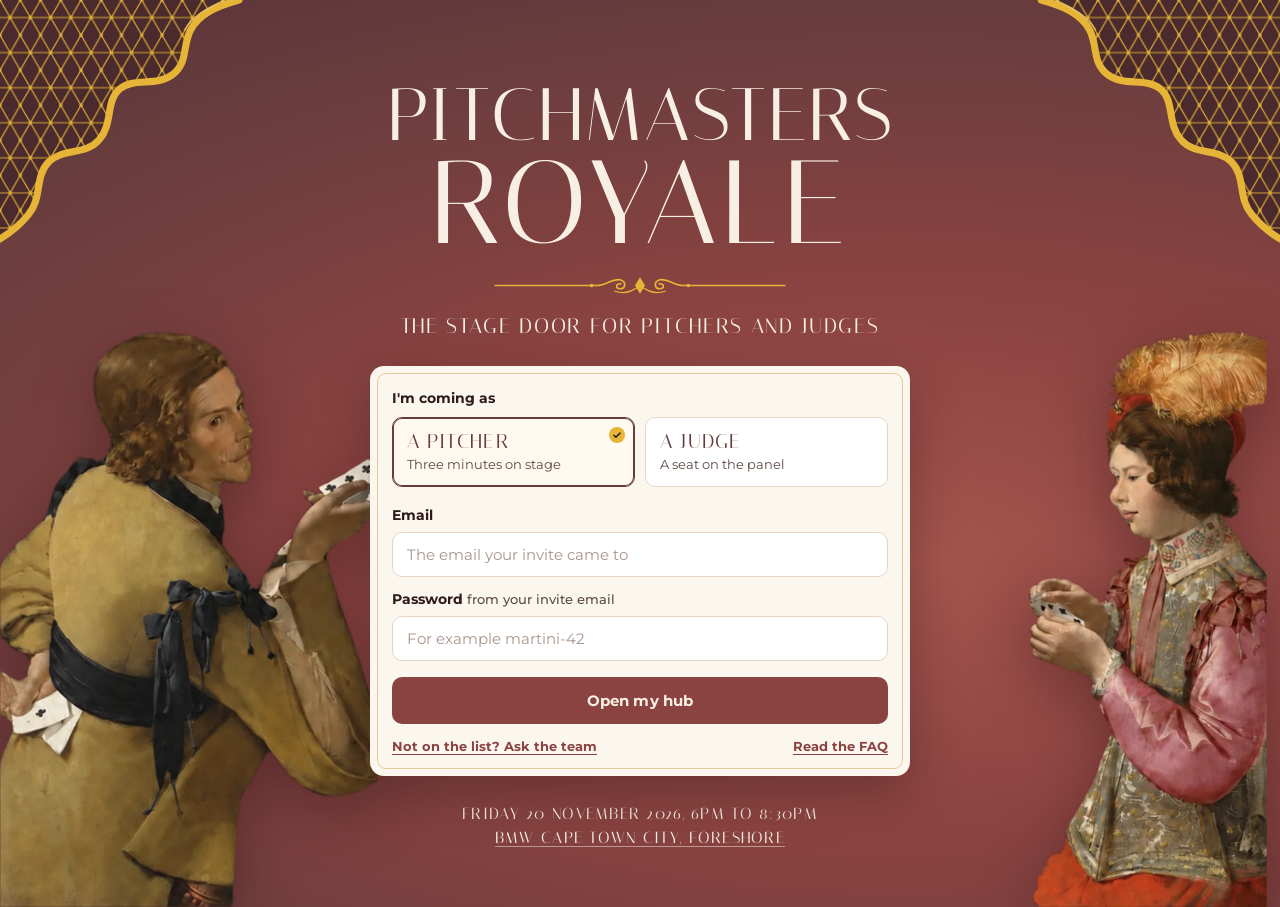
<file: index.html>
<!DOCTYPE html>
<html lang="en-GB">
<head>
<meta charset="utf-8">
<meta name="viewport" content="width=device-width, initial-scale=1">
<title>Pitchmasters Royale Pitch Hub</title>
<meta name="description" content="The stage door for Pitchmasters Royale pitchers and judges. Friday 20 November 2026, BMW Cape Town City.">
<meta name="theme-color" content="#663C3D">
<meta property="og:title" content="Pitchmasters Royale Pitch Hub">
<meta property="og:description" content="Your licence to pitch starts here. Friday 20 November 2026, BMW Cape Town City.">
<meta property="og:image" content="https://pitchershub.vercel.app/assets/email/royale-share.png">
<meta name="robots" content="noindex">
<link rel="icon" href="data:image/svg+xml,%3Csvg xmlns='http://www.w3.org/2000/svg' viewBox='0 0 64 64'%3E%3Crect width='64' height='64' rx='12' fill='%23663C3D'/%3E%3Ctext x='32' y='45' font-family='Georgia,serif' font-size='38' text-anchor='middle' fill='%23E6B537'%3EP%3C/text%3E%3C/svg%3E">
<link rel="preconnect" href="https://fonts.googleapis.com">
<link rel="preconnect" href="https://fonts.gstatic.com" crossorigin>
<link href="https://fonts.googleapis.com/css2?family=Italiana&family=Montserrat:ital,wght@0,400;0,500;0,600;0,700;0,800;1,500&display=swap" rel="stylesheet">
<link rel="stylesheet" href="assets/royale/tokens.css">
<style>
/* ============================================================
   PITCHMASTERS ROYALE · PITCH HUB · v2
   One file, no build step. Pitchers and judges share the hub;
   the flow switches on the signed-in role.
   Sections: 1 base · 2 stage door · 3 chrome · 4 sheets + steps
             · 5 rail · 6 nav · 7 overlays · 8 done · 9 responsive
   ============================================================ */

/* 1 · BASE -------------------------------------------------- */
*{box-sizing:border-box}
html,body{margin:0}
body{font-family:var(--pm-text);font-size:15px;line-height:1.55;color:var(--pm-ink);background:var(--pm-wine);-webkit-font-smoothing:antialiased}
[hidden]{display:none !important}
a{color:var(--pm-red);font-weight:700;text-decoration:underline;text-underline-offset:3px;text-decoration-thickness:1px}
a:hover{color:var(--pm-wine)}
button,input,textarea,select{font-family:inherit;font-size:inherit;color:inherit}
:focus-visible{outline:3px solid var(--pm-gold);outline-offset:2px;border-radius:6px}
.on-paper :focus-visible{outline-color:var(--pm-gold-ink)}
.display{font-family:var(--pm-display);font-weight:400;text-transform:uppercase;letter-spacing:.04em;line-height:1}
.sr{position:absolute;width:1px;height:1px;overflow:hidden;clip:rect(0 0 0 0);white-space:nowrap}
.spacer{flex:1}
@keyframes pmIn{from{opacity:0;transform:translateY(8px)}to{opacity:1;transform:none}}
@keyframes pmCurtain{from{opacity:0;transform:scale(.97)}to{opacity:1;transform:none}}
@media (prefers-reduced-motion:reduce){*{animation:none !important;transition:none !important}}

.btn{display:inline-flex;align-items:center;justify-content:center;gap:8px;border:0;border-radius:999px;padding:14px 28px;font-weight:700;font-size:15px;letter-spacing:.01em;cursor:pointer;text-decoration:none;transition:background .15s,transform .1s}
.btn:active{transform:translateY(1px)}
.btn-red{background:var(--pm-red);color:var(--pm-cream)}
.btn-red:hover{background:var(--pm-wine);color:var(--pm-cream)}
.btn-gold{background:var(--pm-gold);color:var(--pm-ink)}
.btn-gold:hover{background:var(--pm-gold-soft)}
.btn-line{background:transparent;color:var(--pm-cream);box-shadow:inset 0 0 0 1.5px rgba(247,239,227,.55)}
.btn-line:hover{box-shadow:inset 0 0 0 1.5px var(--pm-cream)}
.btn[disabled],.btn[data-busy="1"]{opacity:.7;cursor:progress}

/* fields */
.field{display:flex;flex-direction:column;gap:6px}
.label{font-size:13.5px;font-weight:700;color:var(--pm-ink)}
.label small{font-weight:500;color:var(--pm-ink-2);font-size:12.5px}
.input,.textarea,.select{width:100%;border:1.5px solid var(--pm-line);border-radius:var(--pm-r-md);padding:12px 14px;font-size:15px;background:#fff;color:var(--pm-ink)}
.textarea{line-height:1.6;resize:vertical}
.input:focus,.textarea:focus{border-color:var(--pm-gold-ink);outline:none;box-shadow:0 0 0 3px rgba(230,181,55,.35)}
::placeholder{color:#a8958c}
.hint{font-size:13px;color:var(--pm-ink-2)}
.wc{font-size:12.5px;font-weight:700;color:var(--pm-ink-2)}
.wc.good{color:var(--pm-ok)}
.chips{display:flex;gap:8px;flex-wrap:wrap}
.chip{padding:9px 16px;font-size:14px;font-weight:600;border-radius:999px;cursor:pointer;background:#fff;border:1.5px solid var(--pm-line);color:var(--pm-ink)}
.chip:hover{border-color:var(--pm-ink-2)}
.chip[aria-pressed="true"]{background:var(--pm-wine);border-color:var(--pm-wine);color:var(--pm-cream)}

/* 2 · STAGE DOOR ------------------------------------------- */
#gate{min-height:100vh;background:var(--pm-gradient);color:var(--pm-cream);position:relative;overflow:hidden;padding:clamp(56px,9vh,96px) 20px 56px;display:flex;flex-direction:column;align-items:center}
.corner{position:absolute;top:0;width:clamp(120px,19vw,260px);pointer-events:none;z-index:0}
.corner.l{left:0}
.corner.r{right:0;transform:scaleX(-1)}
.art{position:absolute;pointer-events:none;z-index:0;filter:drop-shadow(0 18px 30px rgba(30,10,12,.35))}
.gate-art-l{left:0;bottom:0;height:clamp(300px,64vh,660px);width:auto}
.gate-art-r{right:1%;bottom:0;height:clamp(300px,64vh,660px);width:auto}
.gate-in{position:relative;z-index:1;width:100%;max-width:540px;text-align:center;animation:pmCurtain .6s ease both}
.title{font-family:var(--pm-display);font-weight:400;text-transform:uppercase;line-height:.92;margin:0}
.title .t1{display:block;font-size:clamp(40px,8.4vw,74px);letter-spacing:.02em}
.title .t2{display:block;font-size:clamp(58px,13vw,118px);letter-spacing:.04em}
.flourish{display:block;width:min(300px,70%);height:auto;margin:16px auto 0}
.gate-line{font-family:var(--pm-display);text-transform:uppercase;letter-spacing:.08em;font-size:clamp(17px,2.6vw,21px);margin:16px 0 0;line-height:1.3}
.gate-card{position:relative;background:var(--pm-paper);color:var(--pm-ink);border-radius:var(--pm-r-lg);padding:22px;margin:26px auto 0;text-align:left;box-shadow:var(--pm-shadow)}
.gate-card::before,.sheet::before{content:"";position:absolute;inset:7px;border:1px solid rgba(201,150,42,.45);border-radius:9px;pointer-events:none}
.roles{display:grid;grid-template-columns:1fr 1fr;gap:10px;margin:0 0 18px;border:0;padding:0}
.roles legend{font-size:13.5px;font-weight:700;margin-bottom:8px;padding:0}
.role-opt{position:relative;display:block;cursor:pointer}
.role-opt input{position:absolute;opacity:0;pointer-events:none}
.role-card{display:block;border:1.5px solid var(--pm-line);background:#fff;border-radius:var(--pm-r-md);padding:13px 14px 12px;transition:border-color .15s,box-shadow .15s,background .15s;height:100%}
.role-card b{display:block;padding-right:20px;font-family:var(--pm-display);font-weight:400;text-transform:uppercase;letter-spacing:.06em;font-size:20px;line-height:1.05;color:var(--pm-wine)}
.role-card span{display:block;font-size:12.5px;color:var(--pm-ink-2);margin-top:4px;line-height:1.4}
.role-opt:hover .role-card{border-color:var(--pm-ink-2)}
.role-opt input:checked + .role-card{border-color:var(--pm-wine);background:#fff9f0;box-shadow:inset 0 0 0 1px var(--pm-wine)}
.role-opt input:checked + .role-card::after{content:"";position:absolute;top:10px;right:10px;width:16px;height:16px;border-radius:50%;background:var(--pm-gold) url("data:image/svg+xml,%3Csvg xmlns='http://www.w3.org/2000/svg' viewBox='0 0 16 16'%3E%3Cpath d='M4 8.5l2.5 2.5L12 5.5' fill='none' stroke='%232E1A1B' stroke-width='2' stroke-linecap='round' stroke-linejoin='round'/%3E%3C/svg%3E") center/12px no-repeat}
.role-opt input:focus-visible + .role-card{outline:3px solid var(--pm-gold-ink);outline-offset:2px}
.gate-fields{display:flex;flex-direction:column;gap:12px}
#gateSubmit{width:100%;margin-top:16px;border-radius:var(--pm-r-md)}
.gate-error{background:var(--pm-err-bg);border:1px solid var(--pm-err-line);color:var(--pm-err);border-radius:var(--pm-r-md);padding:11px 13px;margin-top:12px;font-size:13.5px;font-weight:600;line-height:1.45}
.gate-error button{display:inline;background:none;border:0;padding:0;margin-top:6px;color:var(--pm-err);font-weight:800;text-decoration:underline;cursor:pointer}
.gate-help{display:flex;justify-content:space-between;gap:12px;flex-wrap:wrap;margin-top:14px;font-size:13px}
.linkish{background:none;border:0;padding:0;color:var(--pm-red);font-weight:700;text-decoration:underline;text-underline-offset:3px;cursor:pointer;font-size:13px}
.gate-facts{margin-top:26px;font-family:var(--pm-display);text-transform:uppercase;letter-spacing:.08em;font-size:16px;line-height:1.55}
.gate-facts a{color:var(--pm-cream);font-weight:400;text-decoration-color:rgba(247,239,227,.5)}

/* 3 · APP CHROME ------------------------------------------- */
#app{min-height:100vh;position:relative;isolation:isolate}
#app::before{content:"";position:fixed;inset:0;background:var(--pm-gradient);z-index:-1}
.topbar{position:sticky;top:0;z-index:30;background:rgba(58,32,35,.94);backdrop-filter:blur(8px);border-bottom:1px solid rgba(230,181,55,.45);color:var(--pm-cream)}
.topbar-in{max-width:1180px;margin:0 auto;padding:10px clamp(14px,3vw,24px);display:flex;align-items:center;gap:clamp(10px,2vw,18px);flex-wrap:wrap}
.brand{display:flex;flex-direction:column;line-height:1}
.brand .display{font-size:21px;letter-spacing:.06em}
.brand small{font-size:11.5px;color:rgba(247,239,227,.75);margin-top:4px;font-weight:600}
.who{display:flex;align-items:center;gap:8px;border:1px solid rgba(230,181,55,.5);border-radius:999px;padding:5px 6px 5px 14px}
.who-name{font-size:13.5px;font-weight:700;max-width:180px;overflow:hidden;text-overflow:ellipsis;white-space:nowrap}
.who-role{font-size:12px;font-weight:800;background:var(--pm-gold);color:var(--pm-ink);border-radius:999px;padding:3px 10px}
.prog{min-width:120px}
.prog-label{font-size:12px;font-weight:700}
.prog-track{height:6px;background:rgba(247,239,227,.18);border-radius:6px;overflow:hidden;margin-top:4px}
.prog-fill{height:100%;background:var(--pm-gold);border-radius:6px;transition:width .4s ease}
#savePill{font-size:12px;font-weight:700;border-radius:999px;padding:5px 11px;opacity:0;transition:opacity .25s;background:var(--pm-ok-bg);color:var(--pm-ok)}
#savePill.on{opacity:1}
#savePill.err{background:var(--pm-err-bg);color:var(--pm-err);opacity:1}
.top-actions{display:flex;gap:6px;align-items:center}
.top-btn{background:none;border:1px solid rgba(247,239,227,.4);color:var(--pm-cream);border-radius:999px;padding:7px 13px;font-size:13px;font-weight:700;cursor:pointer}
.top-btn:hover{border-color:var(--pm-cream)}
.top-btn.gold{background:var(--pm-gold);border-color:var(--pm-gold);color:var(--pm-ink)}
.top-btn.quiet{border-color:transparent;text-decoration:underline;text-underline-offset:3px;font-weight:600}
.shell{position:relative;z-index:1;max-width:1180px;margin:0 auto;padding:clamp(20px,4vw,34px) clamp(14px,3vw,24px) 56px}

/* 4 · SHEETS + STEPS --------------------------------------- */
.step{animation:pmIn .35s ease both}
.sheet{position:relative;background:var(--pm-paper);border-radius:var(--pm-r-lg);padding:clamp(26px,4.5vw,46px) clamp(22px,4.5vw,48px);box-shadow:var(--pm-shadow);overflow:hidden}
.sheet + .sheet{margin-top:18px}
.sheet h1,.sheet h2{font-family:var(--pm-display);font-weight:400;text-transform:uppercase;letter-spacing:.04em;color:var(--pm-wine);margin:0;line-height:.98}
.sheet h1{font-size:clamp(38px,6vw,66px)}
.sheet h2{font-size:clamp(24px,3vw,30px)}
.lede{font-size:16px;color:var(--pm-ink);max-width:60ch;margin:14px 0 0}
.lede.soft{color:var(--pm-ink-2);font-size:15px}
.sheet .art{opacity:.95}
.two-col{display:grid;grid-template-columns:1.45fr 1fr;gap:18px;align-items:start}
.stack{display:flex;flex-direction:column;gap:18px}
.pair{display:grid;grid-template-columns:1fr 1fr;gap:14px}

/* welcome */
.welcome-in{position:relative;z-index:1;max-width:620px}
.welcome-art{right:-6px;top:44%;width:clamp(260px,36vw,470px)}
#checklist{list-style:none;margin:26px 0 0;padding:0;display:flex;flex-direction:column;gap:8px;max-width:470px}
.check{display:flex;align-items:center;gap:12px;width:100%;text-align:left;padding:11px 14px;border-radius:var(--pm-r-md);cursor:pointer;background:#fff;border:1.5px solid var(--pm-line)}
.check:hover{border-color:var(--pm-ink-2)}
.check.done{background:var(--pm-ok-bg);border-color:var(--pm-ok-line)}
.check-dot{width:22px;height:22px;flex:none;border-radius:50%;display:flex;align-items:center;justify-content:center;font-size:12px;font-weight:800;color:#fff;border:2px solid #cdb9a8}
.check.done .check-dot{background:var(--pm-ok);border-color:var(--pm-ok)}
.check-label{font-size:15px;font-weight:700}
.check-tag{font-size:12.5px;font-weight:700;color:var(--pm-ink-2)}
.check.done .check-tag{color:var(--pm-ok)}

/* the night */
.facts{display:grid;grid-template-columns:1fr 1fr;gap:18px 24px;margin-top:22px}
.fact dt{font-size:12.5px;font-weight:700;color:var(--pm-ink-2)}
.fact dd{margin:3px 0 0;font-family:var(--pm-display);text-transform:uppercase;letter-spacing:.05em;font-size:22px;line-height:1.15;color:var(--pm-ink)}
.fact dd small{display:block;font-family:var(--pm-text);text-transform:none;letter-spacing:0;font-size:13.5px;color:var(--pm-ink-2);margin-top:4px}
.run{list-style:none;margin:16px 0 0;padding:0;counter-reset:run}
.run li{display:flex;gap:14px;padding:12px 0;border-top:1px solid var(--pm-line);counter-increment:run}
.run li::before{content:counter(run);font-family:var(--pm-display);font-size:22px;color:var(--pm-red);width:22px;flex:none;line-height:1.1}
.run b{display:block;font-size:15px}
.run span{font-size:13.5px;color:var(--pm-ink-2)}
.wine-card{position:relative;background:var(--pm-night);color:var(--pm-cream);border-radius:var(--pm-r-lg);padding:28px;overflow:hidden;box-shadow:var(--pm-shadow)}
.wine-card .corner{width:110px}
.wine-card h2{font-family:var(--pm-display);font-weight:400;text-transform:uppercase;letter-spacing:.05em;color:var(--pm-gold);font-size:30px;line-height:1;margin:34px 0 0;position:relative}
.wine-card p{position:relative;margin:12px 0 0;font-size:14.5px}
.wine-card .muted{color:rgba(247,239,227,.82);font-size:13.5px}
.dress{margin-top:16px;padding:14px 16px;border-radius:var(--pm-r-md);background:rgba(247,239,227,.08);border:1px solid rgba(230,181,55,.35);position:relative}
.dress b{color:var(--pm-gold)}
.wine-card.has-art{padding-bottom:0}
.wine-card.has-art .wine-text{position:relative;z-index:1}
.wine-art{position:relative;display:block;width:min(240px,62%);margin:10px -12px 0 auto;filter:drop-shadow(0 14px 24px rgba(0,0,0,.35))}
.modal-art{position:absolute;right:58px;bottom:-34px;height:150px;pointer-events:none}

/* three minutes */
.tips{display:grid;grid-template-columns:repeat(auto-fit,minmax(230px,1fr));gap:14px;margin:24px 0 0}
.tip{background:#fff;border:1px solid var(--pm-line);border-radius:var(--pm-r-md);padding:20px}
.tip h3{font-family:var(--pm-display);font-weight:400;text-transform:uppercase;letter-spacing:.06em;font-size:21px;margin:0;color:var(--pm-red)}
.tip p{font-size:14px;margin:8px 0 0}
.nudge{display:flex;gap:14px;align-items:center;flex-wrap:wrap;background:#fff7e3;border:1.5px solid var(--pm-gold);border-radius:var(--pm-r-md);padding:14px 18px;margin-top:20px}
.nudge p{flex:1;min-width:220px;font-size:14px;color:#5e440c;font-weight:600;margin:0}

/* photo */
.drop{display:block;margin-top:22px;border:2px dashed #d4c2b0;border-radius:var(--pm-r-lg);cursor:pointer;background:#fff;transition:border-color .15s}
.drop:hover,.drop.dragover{border-color:var(--pm-red)}
.drop.filled{border-style:solid;border-color:var(--pm-ok-line);padding:14px}
.drop-empty{padding:52px 24px;text-align:center}
.drop-empty b{display:block;font-family:var(--pm-display);font-weight:400;text-transform:uppercase;letter-spacing:.06em;font-size:28px;color:var(--pm-wine)}
.drop-empty span{display:block;font-size:14px;color:var(--pm-ink-2);margin-top:6px}
#coverPreview{width:100%;height:340px;border-radius:var(--pm-r-md);background:#eee center/cover no-repeat}
#coverCaption{font-size:13.5px;font-weight:700;color:var(--pm-ok);margin-top:10px}
#coverCaption.busy{color:var(--pm-ink-2)}
#coverCaption.err{color:var(--pm-err)}

/* review */
.rev{background:#fff;border:1px solid var(--pm-line);border-radius:var(--pm-r-md);padding:18px 20px}
.rev + .rev{margin-top:12px}
.rev-head{display:flex;align-items:center;justify-content:space-between;gap:12px;margin-bottom:6px}
.rev-head h3{font-family:var(--pm-display);font-weight:400;text-transform:uppercase;letter-spacing:.06em;font-size:20px;margin:0;color:var(--pm-wine)}
.rev-actions{display:flex;gap:12px}
.rev-note{font-size:13px;font-style:italic;color:var(--pm-ink-2);margin:0 0 6px}
.rev-row{display:grid;grid-template-columns:130px 1fr;gap:14px;padding:8px 0;border-top:1px solid var(--pm-paper-2)}
.rev-k{font-size:12.5px;font-weight:700;color:var(--pm-ink-2)}
.rev-v{font-size:14.5px;white-space:pre-wrap;overflow-wrap:anywhere}
.rev-v.empty{color:var(--pm-err);font-weight:600}
.lock-error{margin-top:14px}

/* 5 · RAIL (as the room will see you) ---------------------- */
.col-wrap{display:flex;gap:22px;align-items:flex-start}
.col-main{flex:1;min-width:0}
#rail{width:330px;flex:none;position:sticky;top:96px}
.bill{position:relative;background:var(--pm-night);color:var(--pm-cream);border-radius:var(--pm-r-lg);overflow:hidden;box-shadow:var(--pm-shadow)}
.bill::after{content:"";position:absolute;inset:7px;border:1px solid rgba(230,181,55,.5);border-radius:9px;pointer-events:none}
.bill-top{display:flex;justify-content:space-between;align-items:center;padding:14px 20px 0;font-size:12px;font-weight:700;color:rgba(247,239,227,.82)}
.bill-top b{background:var(--pm-gold);color:var(--pm-ink);border-radius:999px;padding:2px 9px;font-size:11.5px}
.bill-photo{margin:12px 16px 0;height:220px;border-radius:8px;background:#4a2b2e center/cover no-repeat;display:flex;align-items:center;justify-content:center;font-size:13px;color:rgba(247,239,227,.7);font-weight:600}
.bill-body{padding:16px 22px 24px}
.bill-name{font-family:var(--pm-display);text-transform:uppercase;letter-spacing:.05em;font-size:26px;line-height:1;color:var(--pm-gold)}
.bill-sub{font-size:14px;font-style:italic;margin-top:6px;color:var(--pm-cream)}
.bill-rule{display:block;width:150px;margin:14px 0}
.bill-text{font-size:13.5px;line-height:1.6;color:rgba(247,239,227,.9)}
.bill-foot{font-size:12px;color:rgba(247,239,227,.65);margin-top:14px;font-weight:600}
.rail-note{font-size:12.5px;color:rgba(247,239,227,.85);text-align:center;margin-top:10px}

/* 6 · NAV --------------------------------------------------- */
.nav{margin-top:26px;color:var(--pm-cream)}
.nav-steps{list-style:none;margin:0;padding:0;display:flex;flex-wrap:wrap;justify-content:center;gap:4px}
.nav-step{display:flex;align-items:center;gap:8px;padding:6px 10px;border-radius:999px;background:none;border:0;color:inherit;cursor:pointer}
.nav-step:hover{background:rgba(247,239,227,.08)}
.nav-num{width:30px;height:30px;flex:none;border-radius:50%;display:flex;align-items:center;justify-content:center;font-weight:800;font-size:13px;border:1.5px solid rgba(247,239,227,.55)}
.nav-step.done .nav-num{background:rgba(247,239,227,.14);border-color:var(--pm-gold);color:var(--pm-gold)}
.nav-step.active .nav-num{background:var(--pm-gold);border-color:var(--pm-gold);color:var(--pm-ink)}
.nav-label{font-size:13.5px;font-weight:600;color:rgba(247,239,227,.82);white-space:nowrap}
.nav-step.active .nav-label{color:var(--pm-cream);font-weight:800}
.nav-bar{display:flex;align-items:center;justify-content:space-between;gap:14px;flex-wrap:wrap;margin-top:18px}
.nav-next{font-size:14px;color:rgba(247,239,227,.85)}
.nav-next b{color:var(--pm-cream)}

/* 7 · OVERLAYS --------------------------------------------- */
.scrim{position:fixed;inset:0;background:rgba(42,22,24,.72);display:flex;align-items:center;justify-content:center;padding:20px;z-index:60}
.modal{background:var(--pm-paper);border-radius:var(--pm-r-lg);width:min(620px,100%);max-height:90vh;overflow:auto;box-shadow:0 30px 80px rgba(0,0,0,.45);animation:pmCurtain .3s ease both}
.modal.small{width:min(470px,100%)}
.modal-head{position:relative;background:var(--pm-night);color:var(--pm-cream);padding:24px 26px;overflow:hidden}
.modal-head .corner{width:96px}
.modal-head h2{position:relative;font-family:var(--pm-display);font-weight:400;text-transform:uppercase;letter-spacing:.05em;font-size:32px;line-height:1;margin:0;color:var(--pm-cream)}
.modal-head p{position:relative;margin:6px 0 0;font-size:14px;color:rgba(247,239,227,.85)}
.modal-x{position:absolute;top:14px;right:14px;width:36px;height:36px;border-radius:50%;border:1px solid rgba(247,239,227,.4);background:none;color:var(--pm-cream);font-size:18px;cursor:pointer;z-index:2}
.modal-body{padding:18px 26px 24px}
.faq-item{padding:14px 0;border-bottom:1px solid var(--pm-line)}
.faq-item h3{font-size:15.5px;margin:0}
.faq-item p{margin:4px 0 0;font-size:14px;color:var(--pm-ink-2)}
.host{display:flex;gap:12px;align-items:center;margin-bottom:14px}
.host-mark{width:44px;height:44px;border-radius:50%;background:var(--pm-wine);color:var(--pm-gold);font-family:var(--pm-display);font-size:22px;display:flex;align-items:center;justify-content:center;flex:none}
.ok-note{background:var(--pm-ok-bg);border:1px solid var(--pm-ok-line);border-radius:var(--pm-r-md);padding:16px;color:var(--pm-ok);font-weight:700;text-align:center}

/* 8 · DONE -------------------------------------------------- */
#done{position:fixed;inset:0;z-index:70;overflow:auto;background:var(--pm-gradient);color:var(--pm-cream);display:flex;align-items:center;justify-content:center;padding:56px 20px}
.done-in{position:relative;z-index:1;max-width:620px;text-align:center;animation:pmCurtain .6s ease both}
.done-in .title .t1{font-size:clamp(30px,5.6vw,46px)}
.done-in .title .t2{font-size:clamp(46px,10vw,92px)}
.done-copy{font-size:16.5px;margin:18px auto 0;max-width:46ch}
.recap{list-style:none;background:rgba(42,22,24,.35);border:1px solid rgba(230,181,55,.4);border-radius:var(--pm-r-lg);padding:14px 20px;margin:22px auto 0;max-width:420px;text-align:left}
.recap li{display:flex;align-items:center;gap:12px;padding:7px 0}
.recap i{width:22px;height:22px;flex:none;border-radius:50%;display:flex;align-items:center;justify-content:center;font-style:normal;font-size:12px;font-weight:800;border:1.5px solid rgba(247,239,227,.5)}
.recap li.in i{background:var(--pm-gold);border-color:var(--pm-gold);color:var(--pm-ink)}
.recap span{font-weight:700}
.recap em{margin-left:auto;font-style:normal;font-size:13px;color:rgba(247,239,227,.85)}
.done-mail{margin-top:16px;font-size:14px;color:rgba(247,239,227,.9)}
.done-art{bottom:0;right:1%;height:min(66vh,560px);width:auto}
.done-in > .done-mail:last-child{max-width:44ch;margin-left:auto;margin-right:auto}

/* 9 · RESPONSIVE ------------------------------------------- */
@media (max-width:980px){
  .col-wrap{flex-direction:column}
  #rail{position:static;width:100%;max-width:460px;margin:0 auto}
  .gate-art-l,.gate-art-r{opacity:.35}
}
@media (max-width:760px){
  .two-col{grid-template-columns:1fr}
  .welcome-art,.done-art,.modal-art{display:none}
  .facts{grid-template-columns:1fr}
  .gate-art-l,.gate-art-r{display:none}
  .prog{display:none}
  .nav-label{display:none}
  .rev-row{grid-template-columns:1fr;gap:2px}
  .topbar{position:static}
  .topbar-in{row-gap:8px}
}
@media (max-width:520px){
  .who-name{max-width:110px}
  .brand small{display:none}
  .top-btn{padding:6px 10px}
  #coverPreview{height:260px}
  .roles{gap:8px}
  .role-card{padding:11px 11px 10px}
  .role-card b{font-size:18px}
  .pair{grid-template-columns:1fr}
  .brand{flex-basis:100%}
  .nav-step{padding:4px 3px}
  .nav-num{width:30px;height:30px}
  .nav-next{display:none}
}
</style>
</head>
<body>

<!-- ======================= STAGE DOOR ======================= -->
<section id="gate" aria-labelledby="gateTitle">
  <img class="corner l" src="assets/royale/lattice-corner.svg" alt="">
  <img class="corner r" src="assets/royale/lattice-corner.svg" alt="">
  <img class="art gate-art-l" src="assets/royale/card-player-left.webp" alt="" onerror="this.remove()">
  <img class="art gate-art-r" src="assets/royale/card-player-right.webp" alt="" onerror="this.remove()">

  <div class="gate-in">
    <h1 class="title" id="gateTitle"><span class="t1">Pitchmasters</span><span class="t2">Royale</span></h1>
    <img class="flourish" src="assets/royale/flourish.svg" alt="">
    <p class="gate-line">The stage door for pitchers and judges</p>

    <form class="gate-card on-paper" id="gateForm" autocomplete="on" novalidate>
      <fieldset class="roles">
        <legend>I'm coming as</legend>
        <label class="role-opt">
          <input type="radio" name="role" value="pitcher" checked>
          <span class="role-card"><b>A pitcher</b><span>Three minutes on stage</span></span>
        </label>
        <label class="role-opt">
          <input type="radio" name="role" value="judge">
          <span class="role-card"><b>A judge</b><span>A seat on the panel</span></span>
        </label>
      </fieldset>
      <div class="gate-fields">
        <div class="field">
          <label class="label" for="gateEmail">Email</label>
          <input class="input" id="gateEmail" type="email" name="email" placeholder="The email your invite came to" autocomplete="username" inputmode="email">
        </div>
        <div class="field">
          <label class="label" for="gatePassword">Password <small>from your invite email</small></label>
          <input class="input" id="gatePassword" type="password" name="password" placeholder="For example martini-42" autocomplete="current-password">
        </div>
      </div>
      <div id="gateError" class="gate-error" role="alert" hidden></div>
      <button class="btn btn-red" id="gateSubmit" type="submit">Open my hub</button>
      <div class="gate-help">
        <button type="button" class="linkish" data-open="ask">Not on the list? Ask the team</button>
        <button type="button" class="linkish" data-open="faq">Read the FAQ</button>
      </div>
    </form>

    <div class="gate-facts">
      <div id="gateWhen">Friday 20 November 2026, 6pm to 8:30pm</div>
      <div><a id="gateWhere" href="#" target="_blank" rel="noopener">BMW Cape Town City, Foreshore</a></div>
    </div>
  </div>
</section>

<!-- =========================== APP =========================== -->
<section id="app" hidden>
  <header class="topbar">
    <div class="topbar-in">
      <div class="brand"><span class="display">Pitchmasters Royale</span><small>Pitch hub</small></div>
      <div class="spacer"></div>
      <div class="who"><span class="who-name" id="whoName"></span><span class="who-role" id="whoRole"></span></div>
      <div class="prog" aria-live="polite">
        <div class="prog-label"><span id="doneCount">0</span> of <span id="doneTotal">6</span> done</div>
        <div class="prog-track"><div class="prog-fill" id="progFill" style="width:0%"></div></div>
      </div>
      <div id="savePill" role="status" aria-live="polite">Saved</div>
      <div class="top-actions">
        <button class="top-btn" data-open="faq">FAQ</button>
        <button class="top-btn gold" data-open="ask">Ask the team</button>
        <button class="top-btn quiet" id="signOut">Sign out</button>
      </div>
    </div>
  </header>

  <main class="shell">

    <!-- WELCOME -->
    <div class="step" data-step="welcome" hidden>
      <div class="sheet on-paper">
        <img class="art welcome-art" src="assets/royale/ticket-hands.webp" alt="" onerror="this.remove()">
        <div class="welcome-in">
          <h1><span data-only="pitcher">Your licence to pitch, </span><span data-only="judge">Welcome to the panel, </span><span id="welcomeFirst"></span></h1>
          <p class="lede" data-only="pitcher">You're on the bill for Pitchmasters Royale on <strong class="ev-date"></strong>. Three minutes, one spotlight and a room full of Voters in bow ties. This hub is where you hand us everything we need to put you on that stage looking unmissable.</p>
          <p class="lede" data-only="judge">Thank you for judging Pitchmasters Royale on <strong class="ev-date"></strong>. This hub is where you give us your headshot and a short profile, so we can introduce you properly on the night.</p>
          <p class="lede soft">Do these in order or jump around. Everything saves as you go, and it's all due by <strong class="ev-deadline"></strong>.</p>
          <ul id="checklist"></ul>
          <button class="btn btn-red" style="margin-top:26px" data-nav="next">Start with the night</button>
        </div>
      </div>
    </div>

    <!-- THE NIGHT -->
    <div class="step" data-step="night" hidden>
      <div class="two-col">
        <div class="sheet on-paper">
          <h1>The night</h1>
          <p class="lede">The name's Pitchmasters. Pitchmasters Royale. Our Casino Royale year-end gala, hosted by <span class="ev-host"></span>.</p>
          <dl class="facts">
            <div class="fact"><dt>Date</dt><dd class="ev-date"></dd></div>
            <div class="fact"><dt>Time</dt><dd class="ev-time"></dd></div>
            <div class="fact"><dt>Venue</dt><dd><span class="ev-venue"></span><small><a class="ev-map" href="#" target="_blank" rel="noopener"><span class="ev-venue-line"></span></a></small></dd></div>
            <div class="fact"><dt>On the night</dt><dd>Live pitches<small>Casino-style fun, a drinks tasting, good food and networking</small></dd></div>
          </dl>
          <h2 style="margin-top:30px">How it runs</h2>
          <ol class="run">
            <li><div><b>Doors open</b><span>Arrive, find your people, try your luck at the tables</span></div></li>
            <li><div><b>The pitches</b><span><span class="ev-mins"></span> minutes each, back to back</span></div></li>
            <li><div><b>The verdict</b><span>The judges and the Voters have their say</span></div></li>
            <li><div><b>A Pitchmaster is crowned</b><span>One story takes the title</span></div></li>
          </ol>
        </div>
        <div class="wine-card">
          <img class="corner r" src="assets/royale/lattice-corner.svg" alt="">
          <div data-only="pitcher">
            <h2>First in, best dressed</h2>
            <p>Arrive at <strong class="ev-early"></strong> and we'll film extra reels of you for your own channels, and Andrew will run your pitch through with you before doors, so you walk on certain.</p>
            <p class="muted">Choose your arrival time on the Logistics step.</p>
          </div>
          <div data-only="judge">
            <h2>Settle in before doors</h2>
            <p>Doors open at <strong class="ev-doors"></strong>. Give yourself time to park, grab a drink and meet the rest of the panel before the first pitcher walks on.</p>
            <p class="muted">Choose your arrival time on the Logistics step.</p>
          </div>
          <div class="dress"><b>Dress code.</b> <span class="ev-dress"></span></div>
        </div>
      </div>
    </div>

    <!-- THREE MINUTES (pitchers) -->
    <div class="step" data-step="three" hidden>
      <div class="sheet on-paper">
        <h1>Make three minutes count</h1>
        <p class="lede">Three minutes, then the bell. No slides, no lectern, just you and the room. Here's what wins it, and space to draft your own.</p>
        <div class="tips">
          <div class="tip"><h3>Storytelling</h3><p>Open on a moment, not a mission statement. One person, one turning point, one thing that changed. A room forgets your stats by the bar, but it remembers a story all the way home. Facts tell, stories sell.</p></div>
          <div class="tip"><h3>Presenting</h3><p>Plant your feet and pick three faces in the crowd to talk to, like friends. Slow down. A held pause pulls a room in closer than any clever line. Let your hands stay still until they have something to say.</p></div>
          <div class="tip"><h3>Business talk</h3><p>Say the problem so plainly a child would nod along. Then your fix, one proof that it already works, and a clear ask. Bring the one number that matters, not a spreadsheet. Clarity is the whole game.</p></div>
        </div>
      </div>
      <div class="sheet on-paper">
        <h2>Now draft yours</h2>
        <p class="lede soft">Sentence starters to get you moving. Nothing here is saved or sent; it's yours to rehearse. You can copy it from the Review at the end.</p>
        <div class="stack" style="margin-top:18px">
          <div class="field"><label class="label" for="pOpen">Your opening</label><input class="input" id="pOpen" data-field="pOpen" placeholder="It started when..."></div>
          <div class="field"><label class="label" for="pProblem">The problem</label><input class="input" id="pProblem" data-field="pProblem" placeholder="Every day, [who] struggles to..."></div>
          <div class="field"><label class="label" for="pBuild">Your fix and the proof</label><input class="input" id="pBuild" data-field="pBuild" placeholder="So we built ..., and already ..."></div>
          <div class="field"><label class="label" for="pAsk">Your ask</label><input class="input" id="pAsk" data-field="pAsk" placeholder="Tonight, I'm asking you to..."></div>
        </div>
        <div class="nudge">
          <p>Now say it out loud and time yourself to 2:45. Not there yet? Change a line and go again until it sounds like you.</p>
          <button type="button" class="linkish" id="clearPractice">Clear and start over</button>
        </div>
      </div>
    </div>

    <!-- PHOTO / PROGRAMME / PROFILE / REVIEW share the rail -->
    <div class="col-wrap" id="colWrap" hidden>
      <div class="col-main">

        <!-- PHOTO -->
        <div class="step" data-step="photo" hidden>
          <div class="sheet on-paper">
            <h1 data-only="pitcher">Look the part</h1>
            <h1 data-only="judge">Your headshot</h1>
            <p class="lede" data-only="pitcher">It goes on the programme and up on the screens. You, looking like the founder you are: portrait, bright, shoulders up.</p>
            <p class="lede" data-only="judge">We'll use it to introduce you on the screens and in our posts. A clear, bright, shoulders-up portrait works best.</p>
            <label class="drop" id="coverDrop">
              <input type="file" id="coverInput" accept="image/*" class="sr">
              <span id="coverFilled" hidden><span id="coverPreview" style="display:block"></span><span id="coverCaption" style="display:block"></span></span>
              <span class="drop-empty" id="coverEmpty" style="display:block"><b>Drop your photo here</b><span>or tap to choose one. JPG or PNG, portrait works best.</span></span>
            </label>
          </div>
        </div>

        <!-- SYNOPSIS (pitchers) -->
        <div class="step" data-step="synopsis" hidden>
          <div class="sheet on-paper">
            <h1>Your story in fifty words</h1>
            <p class="lede">This is your programme copy, what the Voters read before you speak. Give them the hook, not the CV.</p>
            <div class="stack" style="margin-top:22px">
              <div class="field"><label class="label" for="fBusiness">Business name</label><input class="input" id="fBusiness" data-field="business" placeholder="Your business"></div>
              <div class="field"><label class="label" for="fTagline">Tagline</label><input class="input" id="fTagline" data-field="tagline" placeholder="One line that sums you up"></div>
              <div class="field">
                <div style="display:flex;justify-content:space-between;align-items:baseline;gap:10px"><label class="label" for="fSynopsis">Synopsis</label><span class="wc" id="wcSynopsis" aria-live="polite">0 of about 50 words</span></div>
                <textarea class="textarea" id="fSynopsis" data-field="synopsis" rows="6" placeholder="Who you are, what you've built, and why the room should lean in"></textarea>
              </div>
            </div>
          </div>
        </div>

        <!-- PROFILE (judges) -->
        <div class="step" data-step="profile" hidden>
          <div class="sheet on-paper">
            <h1>Your judge's profile</h1>
            <p class="lede">How we'll introduce you to the room. Keep the bio short and human: what you do, and why founders should be glad you're on the panel.</p>
            <div class="stack" style="margin-top:22px">
              <div class="pair">
                <div class="field"><label class="label" for="fTitle">Job title</label><input class="input" id="fTitle" data-field="title" placeholder="For example Founder and CEO"></div>
                <div class="field"><label class="label" for="fCompany">Company</label><input class="input" id="fCompany" data-field="business" placeholder="Where you work"></div>
              </div>
              <div class="field">
                <div style="display:flex;justify-content:space-between;align-items:baseline;gap:10px"><label class="label" for="fBio">Short bio</label><span class="wc" id="wcBio" aria-live="polite">0 of 50 to 80 words</span></div>
                <textarea class="textarea" id="fBio" data-field="bio" rows="6" placeholder="Written in the third person, 50 to 80 words"></textarea>
              </div>
              <div class="field">
                <span class="label" id="lensLabel">Your judging lens <small>if you know it</small></span>
                <div class="chips" id="lensChips" role="group" aria-labelledby="lensLabel"></div>
              </div>
              <div class="field"><label class="label" for="fLinkedin">LinkedIn or website</label><input class="input" id="fLinkedin" data-field="linkedin" placeholder="linkedin.com/in/yourname"></div>
            </div>
          </div>
        </div>

        <!-- REVIEW -->
        <div class="step" data-step="review" hidden>
          <div class="sheet on-paper">
            <h1>One last look</h1>
            <p class="lede">Everything you're handing us. Edit anything that's not quite right, then lock it in. You can still change things until <strong class="ev-deadline"></strong>.</p>
            <div id="reviewList" style="margin-top:22px"></div>
            <div id="lockError" class="gate-error lock-error" role="alert" hidden></div>
          </div>
        </div>
      </div>

      <aside id="rail" aria-label="Preview">
        <div class="bill">
          <div class="bill-top"><span id="billLabel">As the room will see you</span><b>Live preview</b></div>
          <div class="bill-photo" id="billPhoto">Your photo</div>
          <div class="bill-body">
            <div class="bill-name" id="billName"></div>
            <div class="bill-sub" id="billSub"></div>
            <img class="bill-rule" src="assets/royale/flourish.svg" alt="">
            <div class="bill-text" id="billText"></div>
            <div class="bill-foot" id="billFoot"></div>
          </div>
        </div>
        <p class="rail-note">This preview updates as you type.</p>
      </aside>
    </div>

    <!-- LOGISTICS -->
    <div class="step" data-step="logistics" hidden>
      <div class="two-col">
        <div class="sheet on-paper">
          <h1>Before the bell</h1>
          <div class="stack" style="margin-top:22px">
            <div class="field">
              <span class="label" id="arrivalLabel">When will you arrive?</span>
              <div class="chips" id="arrivalChips" role="group" aria-labelledby="arrivalLabel"></div>
              <p class="hint" id="arrivalPerk" data-only="pitcher" style="margin:4px 0 0"></p>
            </div>
            <div class="field" data-only="pitcher">
              <span class="label" id="avLabel">On-stage needs</span>
              <div class="chips" id="avChips" role="group" aria-labelledby="avLabel"></div>
            </div>
            <div class="field"><label class="label" for="fPhone">Mobile number</label><input class="input" id="fPhone" data-field="phone" style="max-width:300px" placeholder="+27 ..." inputmode="tel" autocomplete="tel"></div>
            <div class="field"><label class="label" for="fDietary">Dietary or access needs</label><input class="input" id="fDietary" data-field="dietary" placeholder="Anything we should cater for?"></div>
            <div class="field"><label class="label" for="fNotes">Anything else?</label><textarea class="textarea" id="fNotes" data-field="notes" rows="3" placeholder="A request, a question, a nervous thought. Tell us."></textarea></div>
          </div>
        </div>
        <div class="wine-card has-art">
          <img class="corner r" src="assets/royale/lattice-corner.svg" alt="">
          <div class="wine-text">
            <h2>Almost there</h2>
            <p>Fill these in, then continue to read everything through once before you lock it in.</p>
            <p class="muted">You can come back and change anything until <strong class="ev-deadline"></strong>.</p>
            <div class="dress"><b>Dress code.</b> <span class="ev-dress"></span></div>
          </div>
          <img class="wine-art" src="assets/royale/tailor.webp" alt="" onerror="this.remove()">
        </div>
      </div>
    </div>

    <!-- NAV -->
    <nav class="nav" aria-label="Steps">
      <ol class="nav-steps" id="navSteps"></ol>
      <div class="nav-bar">
        <button class="btn btn-line" data-nav="back">Back</button>
        <div class="nav-next" id="navNext">Next: <b id="navNextLabel"></b></div>
        <button class="btn btn-gold" data-nav="next" id="navNextBtn">Continue</button>
      </div>
    </nav>
  </main>
</section>

<!-- =========================== FAQ =========================== -->
<div class="scrim" id="faq" hidden data-close="faq">
  <div class="modal on-paper" role="dialog" aria-modal="true" aria-labelledby="faqTitle">
    <div class="modal-head">
      <img class="corner r" src="assets/royale/lattice-corner.svg" alt="">
      <button class="modal-x" data-close="faq" aria-label="Close">✕</button>
      <img class="modal-art" src="assets/royale/cherub-a.webp" alt="" onerror="this.remove()">
      <h2 id="faqTitle">Frequent fears and questions</h2>
      <p>Before you ask, the answer might be here.</p>
    </div>
    <div class="modal-body">
      <div id="faqList"></div>
      <p style="text-align:center;margin:18px 0 0;font-size:14px">Still stuck? <button class="linkish" data-open="ask">Ask the team</button></p>
    </div>
  </div>
</div>

<!-- =========================== ASK =========================== -->
<div class="scrim" id="ask" hidden data-close="ask">
  <div class="modal small on-paper" role="dialog" aria-modal="true" aria-labelledby="askTitle">
    <div class="modal-head">
      <button class="modal-x" data-close="ask" aria-label="Close">✕</button>
      <img class="modal-art" src="assets/royale/cherub-b.webp" alt="" onerror="this.remove()">
      <h2 id="askTitle">Ask the team</h2>
      <p>Your message goes straight to Annie and Lee-Anne by email.</p>
    </div>
    <div class="modal-body">
      <div class="host">
        <div class="host-mark">A</div>
        <div><div style="font-weight:800" id="hostName">Annie Olufuwa</div><div class="hint">Get Story'd, your host</div></div>
      </div>
      <p style="margin:0 0 14px;font-size:14px"><a id="hostMail" href="mailto:annie@getstoryd.com">annie@getstoryd.com</a><br><a id="hostTel" href="tel:+27763582634">+27 76 358 2634</a></p>
      <form id="askForm" class="stack" style="gap:12px" novalidate>
        <div class="field" id="askWhoFields">
          <label class="label" for="askName">Your name</label>
          <input class="input" id="askName" autocomplete="name">
          <label class="label" for="askEmail" style="margin-top:8px">Your email</label>
          <input class="input" id="askEmail" type="email" autocomplete="email" placeholder="So we can reply">
        </div>
        <div class="field"><label class="label" for="askMsg">Your message</label><textarea class="textarea" id="askMsg" rows="4" placeholder="Type your question and we'll reply by email"></textarea></div>
        <div id="askError" class="gate-error" role="alert" hidden style="margin:0"></div>
        <button class="btn btn-red" id="askSend" type="submit">Send message</button>
      </form>
      <div class="ok-note" id="askDone" hidden>Sent. Annie and Lee-Anne will reply by email.</div>
    </div>
  </div>
</div>

<!-- =========================== DONE =========================== -->
<div id="done" hidden role="dialog" aria-modal="true" aria-labelledby="doneTitle">
  <img class="corner l" src="assets/royale/lattice-corner.svg" alt="" style="position:fixed">
  <img class="corner r" src="assets/royale/lattice-corner.svg" alt="" style="position:fixed">
  <img class="art done-art" src="assets/royale/napoleon.webp" alt="" onerror="this.remove()" style="position:fixed">
  <div class="done-in">
    <h1 class="title" id="doneTitle"><span class="t1" id="doneT1">Break a leg,</span><span class="t2" id="doneFirst"></span></h1>
    <img class="flourish" src="assets/royale/flourish.svg" alt="">
    <p class="done-copy" id="doneCopy"></p>
    <ul class="recap" id="doneRecap"></ul>
    <p class="done-mail" id="doneMail" hidden>We've emailed you a confirmation.</p>
    <button class="btn btn-gold" id="doneClose" style="margin-top:22px">Back to the hub</button>
    <p class="done-mail">Everything is saved. Pop back any time to change things until <span class="ev-deadline"></span>.</p>
  </div>
</div>

<script>
/* ============================================================
   PITCH HUB · APPLICATION LOGIC
   state -> derived flags -> paint. Plain DOM, no framework.
   Demo without a backend: add ?demo=pitcher or ?demo=judge
   ============================================================ */

/* --- CONFIG: everything that changes per event lives here --- */
var CONFIG = {
  apiUrl: 'https://script.google.com/macros/s/AKfycbxSil_S689c6GYL5l6S63klkYuy5NwnFlc_ZXYmc9IOPuUMQ9twQrZreZrw4d6Y7bNW/exec',
  event: {
    dateLong:  'Friday 20 November 2026',
    time:      '6pm to 8:30pm',
    doors:     '6pm',
    venue:     'BMW Cape Town City',
    venueLine: 'Harbour Arch, Foreshore, Cape Town',
    mapsUrl:   'https://www.google.com/maps/search/?api=1&query=BMW+Cape+Town+City+Harbour+Arch+Foreshore+Cape+Town',
    host:      'BMW Cape Town City',
    deadline:  'Wednesday 18 November',
    pitchMinutes: 3,
    earlyTime: '5:15',
    dress:     'Dress to impress: bow ties, posh frocks, slick jackets and a touch of 007 glamour.'
  },
  host: { name:'Annie Olufuwa', email:'annie@getstoryd.com', phone:'+27 76 358 2634', tel:'+27763582634' },
  saveDebounceMs: 900,
  pulseMs: 1600
};

var DEMO = (function () { var m = /[?&]demo=(pitcher|judge)/.exec(location.search); return m ? m[1] : ''; })();

/* --- FLOWS: the steps each role sees, in order --- */
var FLOWS = {
  pitcher: [
    { id:'welcome',   label:'Welcome',       tag:'Start here' },
    { id:'night',     label:'The night',     tag:'Read it' },
    { id:'three',     label:'Three minutes', tag:'Practise' },
    { id:'photo',     label:'Your photo',    tag:'Required' },
    { id:'synopsis',  label:'Your synopsis', tag:'Required' },
    { id:'logistics', label:'Logistics',     tag:'Required' },
    { id:'review',    label:'Review',        tracked:false }
  ],
  judge: [
    { id:'welcome',   label:'Welcome',       tag:'Start here' },
    { id:'night',     label:'The night',     tag:'Read it' },
    { id:'photo',     label:'Your headshot', tag:'Required' },
    { id:'profile',   label:'Your profile',  tag:'Required' },
    { id:'logistics', label:'Logistics',     tag:'Required' },
    { id:'review',    label:'Review',        tracked:false }
  ]
};
var RAIL_STEPS = { photo:1, synopsis:1, profile:1, review:1 };
var SAVE_FIELDS = {
  pitcher: ['business','tagline','synopsis','arrival','onStageNeeds','phone','dietary','notes'],
  judge:   ['business','title','bio','lens','linkedin','arrival','phone','dietary','notes']
};
var ARRIVAL = {
  pitcher: [CONFIG.event.earlyTime + ' (early)', '5:45', 'On the dot, 6:00'],
  judge:   ['5:30', '5:45', 'On the dot, 6:00']
};
var AV_OPTIONS   = ['Just me and a mic', 'Music cue', 'Something else'];
var LENS_OPTIONS = ['Public speaking', 'Storytelling', 'Business', 'Not sure yet'];

var FAQS = {
  pitcher: [
    { q:'How long do I actually get?', a:'Three minutes, then the bell. Rehearse to 2:45 and you will never feel it coming.' },
    { q:'Can I get a rehearsal in?', a:'Yes. Arrive at ' + CONFIG.event.earlyTime + ' and Andrew will run your pitch through with you before doors. It is the fastest way to walk on certain.' },
    { q:'What do I get for arriving early?', a:'Extra reels filmed for your own channels, and that run-through with Andrew. Choose ' + CONFIG.event.earlyTime + ' on the Logistics step.' },
    { q:'What should I wear?', a:CONFIG.event.dress },
    { q:'What should my photo look like?', a:'You, looking like the founder you are. Portrait, bright, shoulders up. It goes on the programme and the screens.' },
    { q:'When is everything due?', a:'By ' + CONFIG.event.deadline + ', two days before the night. You can keep editing until then.' },
    { q:'What if I freeze?', a:"You won't. There's a friendly face at the side of the stage and a glass of something waiting after. Breathe. Begin." }
  ],
  judge: [
    { q:'What do you need from me?', a:'A headshot, your job title and company, a 50 to 80 word bio, your LinkedIn or website, and your arrival time and mobile number.' },
    { q:'How will the judging work?', a:'Annie is finalising the judging format and will share the details with the panel before the night.' },
    { q:'What should I wear?', a:CONFIG.event.dress },
    { q:'When is everything due?', a:'By ' + CONFIG.event.deadline + ', so we can introduce you properly on the screens and in our posts.' },
    { q:'Where is it?', a:CONFIG.event.venue + ', ' + CONFIG.event.venueLine + '. Doors open at ' + CONFIG.event.doors + '.' }
  ]
};

/* --- STATE --- */
var state = {
  role: 'pitcher', person: null, auth: null, idx: 0, visited: {},
  form: { business:'', tagline:'', synopsis:'', title:'', bio:'', lens:'', linkedin:'',
          arrival:'', onStageNeeds:'', phone:'', dietary:'', notes:'',
          coverURL:'', coverName:'',
          pOpen:'', pProblem:'', pBuild:'', pAsk:'' }   // p* = rehearsal only, never sent
};

var $  = function (s, r) { return (r || document).querySelector(s); };
var $$ = function (s, r) { return Array.prototype.slice.call((r || document).querySelectorAll(s)); };
var esc = function (s) { return String(s == null ? '' : s).replace(/[&<>"]/g, function (c) { return ({'&':'&amp;','<':'&lt;','>':'&gt;','"':'&quot;'})[c]; }); };
var words = function (s) { s = String(s || '').trim(); return s ? s.split(/\s+/).length : 0; };
var flow = function () { return FLOWS[state.role]; };
var cur  = function () { return flow()[state.idx]; };

/* --- COMPLETION RULES --- */
function isDone(id) {
  var f = state.form;
  switch (id) {
    case 'welcome': case 'night': case 'three': return !!state.visited[id];
    case 'photo':     return !!(f.coverURL || f.coverName);
    case 'synopsis':  return !!f.synopsis.trim();
    case 'profile':   return !!f.bio.trim();
    case 'logistics': return !!(f.arrival && f.phone.trim());
  }
  return false;
}
function progress() {
  var tracked = flow().filter(function (s) { return s.tracked !== false; });
  var n = tracked.filter(function (s) { return isDone(s.id); }).length;
  return { count:n, total:tracked.length, pct:Math.round(n / tracked.length * 100) };
}

/* ============================================================
   EVENT FACTS into the page
   ============================================================ */
function fillEvent() {
  var e = CONFIG.event;
  var put = function (sel, txt) { $$(sel).forEach(function (el) { el.textContent = txt; }); };
  put('.ev-date', e.dateLong); put('.ev-time', e.time); put('.ev-venue', e.venue);
  put('.ev-venue-line', e.venueLine); put('.ev-deadline', e.deadline); put('.ev-early', e.earlyTime);
  put('.ev-doors', e.doors); put('.ev-dress', e.dress.replace(/^Dress to impress:\s*/, 'Dress to impress. Think ')); put('.ev-mins', e.pitchMinutes);
  put('.ev-host', e.host);
  $$('.ev-map').forEach(function (a) { a.href = e.mapsUrl; });
  $('#gateWhen').textContent = e.dateLong + ', ' + e.time;
  $('#gateWhere').textContent = e.venue + ', ' + e.venueLine.split(',')[1].trim();
  $('#gateWhere').href = e.mapsUrl;
  $('#hostName').textContent = CONFIG.host.name;
  $('#hostMail').textContent = CONFIG.host.email; $('#hostMail').href = 'mailto:' + CONFIG.host.email;
  $('#hostTel').textContent = CONFIG.host.phone;  $('#hostTel').href = 'tel:' + CONFIG.host.tel;
}

/* ============================================================
   STAGE DOOR
   ============================================================ */
var gateBusy = false;
function gateRole() { var r = $('input[name="role"]:checked'); return r ? r.value : 'pitcher'; }
function setGateRole(role) { var r = $('input[name="role"][value="' + role + '"]'); if (r) r.checked = true; }
function gateFail(html) { var el = $('#gateError'); el.innerHTML = html; el.hidden = false; }

$('#gateForm').addEventListener('submit', function (e) { e.preventDefault(); tryGate(); });
['#gateEmail','#gatePassword'].forEach(function (s) { $(s).addEventListener('input', function () { $('#gateError').hidden = true; }); });
$$('input[name="role"]').forEach(function (r) { r.addEventListener('change', function () { $('#gateError').hidden = true; }); });

function tryGate() {
  if (gateBusy) return;
  $('#gateError').hidden = true;
  var email = ($('#gateEmail').value || '').trim().toLowerCase();
  var pass  = ($('#gatePassword').value || '').trim();
  var role  = gateRole();
  if (!email) return gateFail('Enter the email address your invite was sent to.');
  if (!pass)  return gateFail('Enter the password from your invite email. It looks like <b>martini-42</b>.');

  gateBusy = true;
  var btn = $('#gateSubmit'); btn.dataset.busy = '1'; btn.textContent = 'Checking the guest list…';
  API.signIn(email, pass, role).then(function (res) {
    gateBusy = false; btn.dataset.busy = ''; btn.textContent = 'Open my hub';
    if (res && res.ok) { state.auth = { email:email, password:pass, role:role }; remember(); return enter(res.person); }
    var err = res && res.error;
    if (err === 'wrong_role') {
      var other = res.role === 'judge' ? 'a judge' : 'a pitcher';
      gateFail('That email is on the list as ' + other + '.<br><button type="button" id="switchRole">Switch to ' + other + ' and open the door</button>');
      $('#switchRole').addEventListener('click', function () { setGateRole(res.role); tryGate(); });
      return;
    }
    gateFail(
      err === 'bad_password' ? "That password doesn't match the one in your invite email. Check it, or ask the team to resend it." :
      err === 'not_found'    ? "We can't find that email on the list. Use the address your invite came to, or ask the team to add you." :
      err === 'withdrawn'    ? 'This invite is no longer active. If that is a mistake, ask the team.' :
                               "We couldn't reach the hub just now. Wait a moment and try again."
    );
  });
}

function remember() { try { sessionStorage.setItem('pmRoyaleAuth', JSON.stringify(state.auth)); } catch (e) {} }
function forget()   { try { sessionStorage.removeItem('pmRoyaleAuth'); } catch (e) {} }

function enter(p) {
  state.person = p || {};
  state.role = p.role === 'judge' ? 'judge' : 'pitcher';
  var f = state.form;
  ['business','tagline','synopsis','title','bio','lens','linkedin','arrival','onStageNeeds','phone','dietary','notes']
    .forEach(function (k) { f[k] = p[k] || ''; });
  if (p.coverThumb) { f.coverURL = p.coverThumb; f.coverName = 'Photo on file'; }
  else if (p.coverUrl) { f.coverName = 'Photo on file'; }

  state.idx = 0; state.visited = { welcome:true };
  $$('[data-only]').forEach(function (el) { el.hidden = el.dataset.only !== state.role; });
  $('#gate').hidden = true; $('#app').hidden = false;

  var first = p.first || (p.name || '').split(' ')[0] || (state.role === 'judge' ? 'Judge' : 'Pitcher');
  $('#whoName').textContent = p.name || first;
  $('#whoRole').textContent = state.role === 'judge' ? 'Judge' : 'Pitcher';
  $('#welcomeFirst').textContent = first + '.';
  $('#doneFirst').textContent = first + '.';
  $('#doneT1').textContent = state.role === 'judge' ? 'See you on the panel,' : 'Break a leg,';
  $('#billLabel').textContent = state.role === 'judge' ? 'How we will introduce you' : 'As the room will see you';
  $('#askWhoFields').hidden = true;

  $$('[data-field]').forEach(function (el) { el.value = f[el.dataset.field] || ''; });
  buildChips('#arrivalChips', 'arrival', ARRIVAL[state.role]);
  buildChips('#avChips', 'onStageNeeds', AV_OPTIONS);
  buildChips('#lensChips', 'lens', LENS_OPTIONS);
  $('#faqList').innerHTML = FAQS[state.role].map(function (x) {
    return '<div class="faq-item"><h3>' + esc(x.q) + '</h3><p>' + esc(x.a) + '</p></div>';
  }).join('');
  paint();
  window.scrollTo(0, 0);
}

$('#signOut').addEventListener('click', function () { forget(); location.href = location.pathname + (DEMO ? '?demo=' + DEMO : ''); });

/* ============================================================
   FIELDS · saving
   ============================================================ */
var REHEARSAL_ONLY = { pOpen:1, pProblem:1, pBuild:1, pAsk:1 };
function setField(key, value) {
  state.form[key] = value;
  if (!REHEARSAL_ONLY[key]) API.saveDraft();
  paintLive();
}
$$('[data-field]').forEach(function (el) {
  el.addEventListener('input', function () { setField(el.dataset.field, el.value); });
});

var pillTimer;
function pill(kind, text) {
  var p = $('#savePill');
  clearTimeout(pillTimer);
  p.textContent = text; p.classList.toggle('err', kind === 'err'); p.classList.add('on');
  if (kind !== 'err') pillTimer = setTimeout(function () { p.classList.remove('on'); }, CONFIG.pulseMs);
}

/* photo: instant local preview, resized upload to the team's Drive */
var coverInput = $('#coverInput');
coverInput.addEventListener('change', function () {
  var file = coverInput.files && coverInput.files[0];
  if (!file) return;
  if (file.type.indexOf('image/') !== 0) { caption('err', 'That file is not an image. Choose a JPG or PNG.'); return; }
  var reader = new FileReader();
  reader.onload = function () {
    state.form.coverURL = reader.result; state.form.coverName = file.name;
    paintLive();
    caption('busy', 'Uploading ' + file.name + '…');
    API.uploadPhoto(file).then(function (res) {
      if (res && res.ok) { caption('ok', '✓ ' + file.name + ' is saved. Tap to replace it.'); pill('ok', 'Saved'); }
      else caption('err', "We couldn't save that photo. Check your connection and choose it again.");
    });
  };
  reader.readAsDataURL(file);
});
function caption(kind, text) { var c = $('#coverCaption'); c.className = kind === 'ok' ? '' : kind; c.textContent = text; }
var drop = $('#coverDrop');
['dragenter','dragover'].forEach(function (ev) { drop.addEventListener(ev, function (e) { e.preventDefault(); drop.classList.add('dragover'); }); });
['dragleave','drop'].forEach(function (ev) { drop.addEventListener(ev, function (e) { e.preventDefault(); drop.classList.remove('dragover'); }); });
drop.addEventListener('drop', function (e) {
  var file = e.dataTransfer && e.dataTransfer.files && e.dataTransfer.files[0];
  if (!file) return;
  coverInput.files = e.dataTransfer.files;
  coverInput.dispatchEvent(new Event('change'));
});

$('#clearPractice').addEventListener('click', function () {
  ['pOpen','pProblem','pBuild','pAsk'].forEach(function (k) { state.form[k] = ''; var el = $('[data-field="' + k + '"]'); if (el) el.value = ''; });
  paintLive();
});

function buildChips(sel, field, options) {
  var mount = $(sel); if (!mount) return;
  mount.innerHTML = '';
  options.forEach(function (opt) {
    var b = document.createElement('button');
    b.type = 'button'; b.className = 'chip'; b.textContent = opt;
    b.setAttribute('aria-pressed', state.form[field] === opt ? 'true' : 'false');
    b.addEventListener('click', function () {
      $$('.chip', mount).forEach(function (c) { c.setAttribute('aria-pressed', c === b ? 'true' : 'false'); });
      setField(field, opt);
    });
    mount.appendChild(b);
  });
}

/* ============================================================
   NAVIGATION
   ============================================================ */
function go(i) {
  state.idx = Math.max(0, Math.min(flow().length - 1, i));
  state.visited[cur().id] = true;
  paint();
  window.scrollTo({ top:0, behavior:'smooth' });
}
function goId(id) { flow().forEach(function (s, i) { if (s.id === id) go(i); }); }

$$('[data-nav]').forEach(function (btn) {
  btn.addEventListener('click', function () {
    if (btn.dataset.nav === 'back') { if (state.idx > 0) go(state.idx - 1); return; }
    if (state.idx < flow().length - 1) { go(state.idx + 1); return; }
    lockItIn();
  });
});

function lockItIn() {
  var btn = $('#navNextBtn');
  if (btn.dataset.busy === '1') return;
  $('#lockError').hidden = true;
  btn.dataset.busy = '1'; btn.textContent = 'Locking it in…';
  API.submit().then(function (res) {
    btn.dataset.busy = ''; btn.textContent = 'Lock it in';
    if (!res || !res.ok) {
      var el = $('#lockError');
      el.textContent = "We couldn't lock it in just now. Your answers are still here. Check your connection and press Lock it in again.";
      el.hidden = false; return;
    }
    showDone(!!res.emailed);
  });
}

function showDone(emailed) {
  var judge = state.role === 'judge';
  $('#doneCopy').textContent = judge
    ? "We've got everything we need to introduce you. All that's left is " + CONFIG.event.venue + ', a room in black tie, and a front-row seat on ' + CONFIG.event.dateLong.replace(' 2026', '') + '.'
    : "We've got your story. All that's left is " + CONFIG.event.venue + ', a full room and your ' + CONFIG.event.pitchMinutes + ' minutes on ' + CONFIG.event.dateLong.replace(' 2026', '') + '.';
  var rows = judge
    ? [['Your headshot','photo'], ['Your profile','profile'], ['Logistics','logistics']]
    : [['Your photo','photo'], ['Your synopsis','synopsis'], ['Logistics','logistics']];
  $('#doneRecap').innerHTML = rows.map(function (r) {
    var d = isDone(r[1]);
    return '<li class="' + (d ? 'in' : '') + '"><i>' + (d ? '✓' : '') + '</i><span>' + r[0] + '</span><em>' + (d ? 'In' : 'Still to add') + '</em></li>';
  }).join('');
  $('#doneMail').hidden = !emailed;
  $('#done').hidden = false;
  $('#doneClose').focus();
}
$('#doneClose').addEventListener('click', function () { $('#done').hidden = true; });

/* ============================================================
   OVERLAYS
   ============================================================ */
var lastFocus;
$$('[data-open]').forEach(function (el) {
  el.addEventListener('click', function () {
    var id = el.dataset.open;
    lastFocus = document.activeElement;
    if (id === 'ask') {
      $('#faq').hidden = true;
      $('#askForm').hidden = false; $('#askDone').hidden = true; $('#askError').hidden = true;
      $('#askWhoFields').hidden = !!state.auth;
    }
    $('#' + id).hidden = false;
    var x = $('#' + id + ' .modal-x'); if (x) x.focus();
  });
});
function closeAll() { $('#faq').hidden = true; $('#ask').hidden = true; if (lastFocus && lastFocus.focus) lastFocus.focus(); }
$$('[data-close]').forEach(function (el) {
  el.addEventListener('click', function (e) { if (e.target === el || el.classList.contains('modal-x')) closeAll(); });
});
document.addEventListener('keydown', function (e) { if (e.key === 'Escape') { closeAll(); $('#done').hidden = true; } });

$('#askForm').addEventListener('submit', function (e) {
  e.preventDefault();
  var msg = $('#askMsg').value.trim();
  var email = state.auth ? state.auth.email : $('#askEmail').value.trim();
  var name = state.auth ? '' : $('#askName').value.trim();
  var err = $('#askError'); err.hidden = true;
  if (!msg) { err.textContent = 'Type your question first.'; err.hidden = false; return; }
  if (!state.auth && !/^[^@\s]+@[^@\s]+\.[^@\s]+$/.test(email)) { err.textContent = 'Add your email so we can reply.'; err.hidden = false; return; }
  var btn = $('#askSend'); btn.dataset.busy = '1'; btn.textContent = 'Sending…';
  API.askTeam(msg, email, name).then(function (res) {
    btn.dataset.busy = ''; btn.textContent = 'Send message';
    if (!res || !res.ok) { err.textContent = "We couldn't send that just now. Try again, or email " + CONFIG.host.email + '.'; err.hidden = false; return; }
    $('#askForm').hidden = true; $('#askDone').hidden = false; $('#askMsg').value = '';
  });
});

/* ============================================================
   REVIEW
   ============================================================ */
function reviewModel() {
  var f = state.form, judge = state.role === 'judge';
  var model = [
    { title: judge ? 'Your headshot' : 'Your photo', step:'photo', rows:[{ k:'Photo', v: f.coverName ? '✓ ' + f.coverName : '' }] },
    judge
      ? { title:'Your profile', step:'profile', rows:[{ k:'Job title', v:f.title }, { k:'Company', v:f.business }, { k:'Bio', v:f.bio }, { k:'Judging lens', v:f.lens }, { k:'LinkedIn', v:f.linkedin }] }
      : { title:'Your programme', step:'synopsis', rows:[{ k:'Business', v:f.business }, { k:'Tagline', v:f.tagline }, { k:'Synopsis', v:f.synopsis }] },
    { title:'Logistics', step:'logistics', rows:[{ k:'Arrival', v:f.arrival }].concat(judge ? [] : [{ k:'On-stage needs', v:f.onStageNeeds }])
        .concat([{ k:'Mobile', v:f.phone }, { k:'Dietary or access', v:f.dietary }, { k:'Notes', v:f.notes }]) }
  ];
  if (!judge) model.push({ title:'Your pitch notes', step:'three', copy:true, note:'Just for you. This rehearsal draft is not saved or sent. Copy it and take it with you.',
    rows:[{ k:'Opening', v:f.pOpen }, { k:'The problem', v:f.pProblem }, { k:'Fix and proof', v:f.pBuild }, { k:'Your ask', v:f.pAsk }] });
  return model;
}
var REQUIRED_ROWS = { 'Photo':1, 'Synopsis':1, 'Bio':1, 'Arrival':1, 'Mobile':1 };
function paintReview() {
  var mount = $('#reviewList');
  mount.innerHTML = reviewModel().map(function (sec) {
    return '<div class="rev"><div class="rev-head"><h3>' + sec.title + '</h3><div class="rev-actions">' +
      (sec.copy ? '<button type="button" class="linkish" data-copy="1">Copy</button>' : '') +
      '<button type="button" class="linkish" data-edit="' + sec.step + '">Edit</button></div></div>' +
      (sec.note ? '<p class="rev-note">' + sec.note + '</p>' : '') +
      sec.rows.map(function (r) {
        var empty = !String(r.v || '').trim();
        var needed = empty && REQUIRED_ROWS[r.k] && !sec.copy;
        return '<div class="rev-row"><div class="rev-k">' + r.k + '</div><div class="rev-v' + (needed ? ' empty' : '') + '">' +
               (empty ? (needed ? 'Still needed' : '<span style="color:#8C7A73">Not added</span>') : esc(r.v)) + '</div></div>';
      }).join('') + '</div>';
  }).join('');
  $$('[data-edit]', mount).forEach(function (el) { el.addEventListener('click', function () { goId(el.dataset.edit); }); });
  $$('[data-copy]', mount).forEach(function (el) { el.addEventListener('click', function () { copyPractice(el); }); });
}
function copyPractice(btn) {
  var f = state.form, txt = [f.pOpen, f.pProblem, f.pBuild, f.pAsk].filter(Boolean).join('\n\n');
  var done = function () { btn.textContent = 'Copied ✓'; setTimeout(function () { btn.textContent = 'Copy'; }, CONFIG.pulseMs); };
  var fallback = function () { var ta = document.createElement('textarea'); ta.value = txt; ta.style.position = 'fixed'; ta.style.opacity = '0'; document.body.appendChild(ta); ta.select(); try { document.execCommand('copy'); } catch (e) {} document.body.removeChild(ta); done(); };
  if (navigator.clipboard && navigator.clipboard.writeText) navigator.clipboard.writeText(txt).then(done, fallback); else fallback();
}

/* ============================================================
   PAINT · paint() = step + everything, paintLive() = field-driven bits
   ============================================================ */
function paint() {
  var s = cur(), last = state.idx === flow().length - 1;
  $$('.step').forEach(function (el) { el.hidden = el.dataset.step !== s.id; });
  $('#colWrap').hidden = !RAIL_STEPS[s.id];
  $('[data-nav="back"]').style.visibility = state.idx > 0 ? 'visible' : 'hidden';
  $('#navNextBtn').textContent = last ? 'Lock it in' : 'Continue';
  $('#navNext').hidden = last;
  $('#navNextLabel').textContent = last ? '' : flow()[state.idx + 1].label;
  if (s.id === 'review') paintReview();
  paintLive();
}

function paintLive() {
  var f = state.form, p = progress(), judge = state.role === 'judge';

  $('#doneCount').textContent = p.count; $('#doneTotal').textContent = p.total;
  $('#progFill').style.width = p.pct + '%';

  $('#navSteps').innerHTML = flow().map(function (s, i) {
    var active = i === state.idx, done = (s.tracked === false ? !!state.visited[s.id] : isDone(s.id)) && !active;
    return '<li><button type="button" class="nav-step' + (active ? ' active' : '') + (done ? ' done' : '') + '" data-go="' + i + '"' +
           (active ? ' aria-current="step"' : '') + '><span class="nav-num">' + (done ? '✓' : i + 1) + '</span><span class="nav-label">' + s.label + '</span></button></li>';
  }).join('');
  $$('#navSteps [data-go]').forEach(function (el) { el.addEventListener('click', function () { go(+el.dataset.go); }); });

  $('#checklist').innerHTML = flow().filter(function (s) { return s.tracked !== false; }).map(function (s) {
    var d = isDone(s.id);
    return '<li><button type="button" class="check' + (d ? ' done' : '') + '" data-goid="' + s.id + '"><span class="check-dot">' + (d ? '✓' : '') +
           '</span><span class="check-label">' + s.label + '</span><span class="spacer"></span><span class="check-tag">' + (d ? 'Done' : s.tag) + '</span></button></li>';
  }).join('');
  $$('#checklist [data-goid]').forEach(function (el) { el.addEventListener('click', function () { goId(el.dataset.goid); }); });

  /* photo */
  var has = !!f.coverURL;
  $('#coverDrop').classList.toggle('filled', has || !!f.coverName);
  $('#coverFilled').hidden = !(has || f.coverName);
  $('#coverEmpty').hidden = !!(has || f.coverName);
  $('#coverPreview').style.backgroundImage = has ? 'url("' + f.coverURL + '")' : 'none';
  $('#coverPreview').style.height = has ? '' : '0';
  if (!$('#coverCaption').textContent && f.coverName) caption('ok', '✓ ' + f.coverName + '. Tap to replace it.');

  /* rail */
  var bp = $('#billPhoto');
  bp.style.backgroundImage = has ? 'url("' + f.coverURL + '")' : 'none';
  bp.textContent = has ? '' : (f.coverName ? 'Photo on file' : 'Your photo');
  var name = (state.person && state.person.name) || '';
  if (judge) {
    $('#billName').textContent = name || 'Your name';
    $('#billSub').textContent = [f.title, f.business].filter(Boolean).join(', ') || 'Your title and company';
    $('#billText').textContent = f.bio || 'Your bio appears here as you write it. This is how Andrew will introduce you to the room.';
    $('#billFoot').textContent = f.lens && f.lens !== 'Not sure yet' ? 'Judging lens: ' + f.lens : 'Judge, Pitchmasters Royale';
  } else {
    $('#billName').textContent = f.business || 'Your business';
    $('#billSub').textContent = f.tagline || 'Your one-line tagline';
    $('#billText').textContent = f.synopsis || 'Your fifty-word story shows up here as you write it. This is exactly what the Voters read before you take the stage.';
    $('#billFoot').textContent = (name || 'Pitcher') + ', Pitchmasters Royale';
  }

  /* word counts */
  var ws = words(f.synopsis), wb = words(f.bio);
  var a = $('#wcSynopsis'); a.textContent = ws + ' of about 50 words'; a.classList.toggle('good', ws >= 35 && ws <= 60);
  var b = $('#wcBio');      b.textContent = wb + ' of 50 to 80 words';  b.classList.toggle('good', wb >= 50 && wb <= 80);

  /* arrival perk (pitchers) */
  var early = f.arrival === ARRIVAL.pitcher[0];
  $('#arrivalPerk').textContent = early
    ? 'Brilliant. Early arrivals get extra reels filmed for their own channels, plus a run-through with Andrew before doors.'
    : 'Tip: choose ' + CONFIG.event.earlyTime + " and we'll film extra reels of you, and Andrew will run your pitch through with you before doors.";
}

/* ============================================================
   BACKEND SEAM · Apps Script Web App (see backend/Code.gs)
   Plain-text JSON body = CORS "simple" request. Do not add headers.
   ============================================================ */
function apiPost(payload) {
  if (DEMO) return demoApi(payload);
  return fetch(CONFIG.apiUrl, { method:'POST', body:JSON.stringify(payload) })
    .then(function (r) { return r.json(); })
    .catch(function () { return { ok:false, error:'network' }; });
}
function fieldsPayload(extra) {
  var a = state.auth, f = state.form, out = { email:a.email, password:a.password };
  SAVE_FIELDS[state.role].forEach(function (k) { out[k] = f[k]; });
  for (var k in extra) out[k] = extra[k];
  return out;
}
function resizedDataURL(dataURL, maxDim, cb) {
  var img = new Image();
  img.onload = function () {
    var s = Math.min(1, maxDim / Math.max(img.width, img.height));
    var c = document.createElement('canvas'); c.width = Math.round(img.width * s); c.height = Math.round(img.height * s);
    c.getContext('2d').drawImage(img, 0, 0, c.width, c.height);
    try { cb(c.toDataURL('image/jpeg', 0.86)); } catch (e) { cb(dataURL); }
  };
  img.onerror = function () { cb(dataURL); };
  img.src = dataURL;
}
var saveTimer;
var API = {
  signIn: function (email, password, role) { return apiPost({ action:'signin', email:email, password:password, role:role }); },
  saveDraft: function () {
    if (!state.auth) return;
    clearTimeout(saveTimer);
    saveTimer = setTimeout(function () {
      pill('ok', 'Saving…');
      apiPost(fieldsPayload({ action:'save' })).then(function (res) {
        if (res && res.ok) pill('ok', 'Saved');
        else pill('err', "Not saved yet. Check your connection");
      });
    }, CONFIG.saveDebounceMs);
  },
  uploadPhoto: function (file) {
    var a = state.auth, src = state.form.coverURL;
    return new Promise(function (resolve) {
      if (!a || !src) return resolve({ ok:false });
      resizedDataURL(src, 1600, function (data) {
        apiPost({ action:'uploadCover', email:a.email, password:a.password,
          filename:(file.name || 'photo').replace(/\.[^.]+$/, '') + '.jpg', mimeType:'image/jpeg', dataBase64:data }).then(resolve);
      });
    });
  },
  askTeam: function (message, email, name) {
    var a = state.auth;
    return apiPost(a ? { action:'ask', email:a.email, password:a.password, message:message } : { action:'ask', email:email, name:name, message:message });
  },
  submit: function () { clearTimeout(saveTimer); return apiPost(fieldsPayload({ action:'submit' })); }
};

/* --- demo backend (only with ?demo=pitcher|judge) --- */
function demoApi(p) {
  var ok = function (x) { return new Promise(function (r) { setTimeout(function () { r(x); }, 350); }); };
  if (p.action === 'signin') return ok({ ok:true, person: DEMO === 'judge'
    ? { role:'judge', first:'Naledi', name:'Naledi Khumalo', business:'Harbour Ventures', title:'Managing Partner' }
    : { role:'pitcher', first:'Thandi', name:'Thandi Molefe', business:'Ubuntu Threads' } });
  if (p.action === 'submit') return ok({ ok:true, emailed:true });
  return ok({ ok:true });
}

/* --- BOOT --- */
fillEvent();
(function boot() {
  var want = /[?&]role=(pitcher|judge)/.exec(location.search);
  if (want) setGateRole(want[1]);
  if (DEMO) { setGateRole(DEMO); $('#gateEmail').value = DEMO === 'judge' ? 'naledi@harbourventures.co.za' : 'thandi@ubuntuthreads.co.za'; $('#gatePassword').value = 'martini-42'; }
  var saved = null; try { saved = JSON.parse(sessionStorage.getItem('pmRoyaleAuth') || 'null'); } catch (e) {}
  if (saved && saved.email && saved.password) {
    $('#gateEmail').value = saved.email; $('#gatePassword').value = saved.password; setGateRole(saved.role || 'pitcher');
    tryGate();
  }
})();
</script>
</body>
</html>
</file>
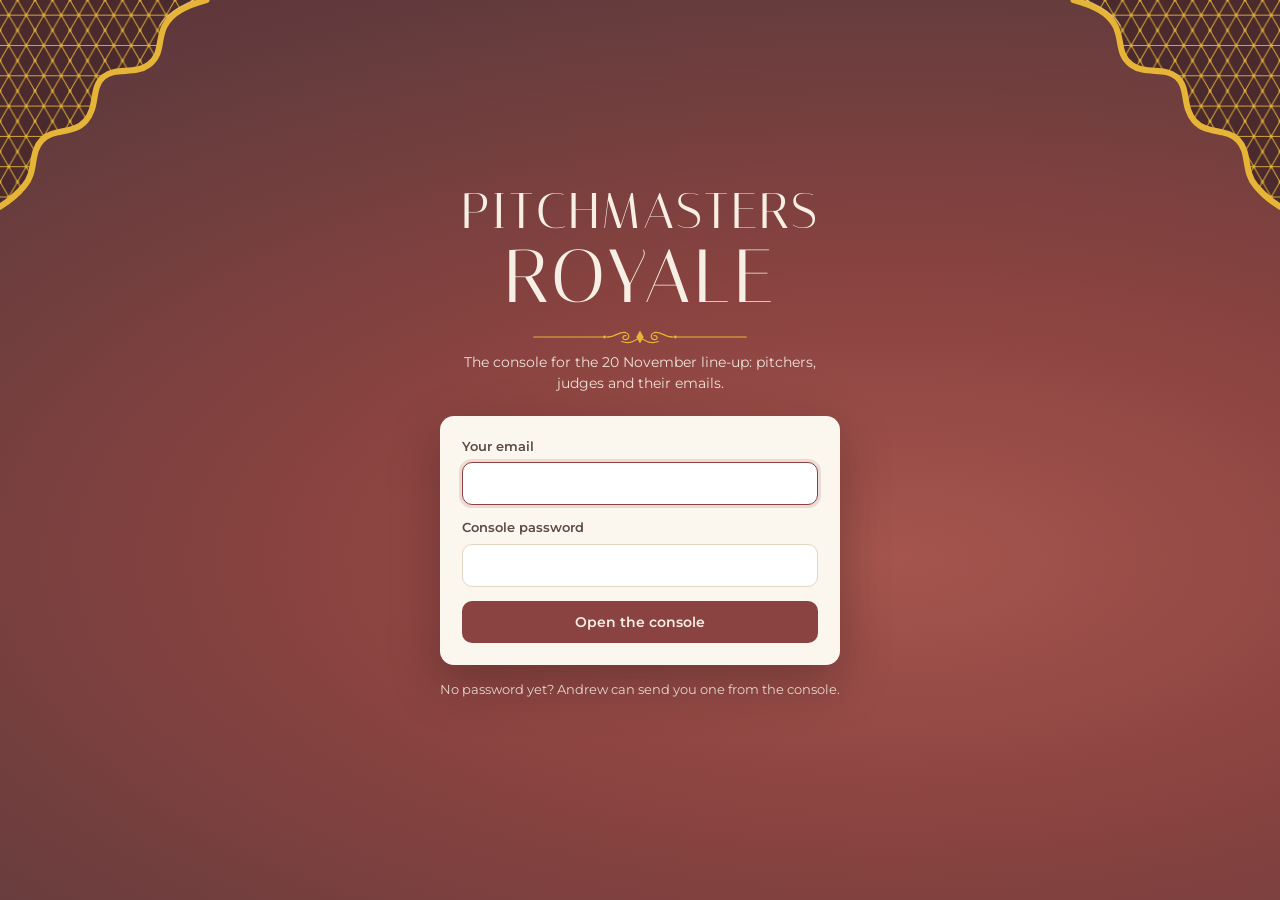
<file: admin/index.html>
<!DOCTYPE html>
<html lang="en-GB">
<head>
<meta charset="utf-8">
<meta name="viewport" content="width=device-width, initial-scale=1">
<meta name="robots" content="noindex, nofollow">
<title>Pitchmasters Royale · Console</title>
<link rel="preconnect" href="https://fonts.googleapis.com">
<link rel="preconnect" href="https://fonts.gstatic.com" crossorigin>
<link href="https://fonts.googleapis.com/css2?family=Italiana&family=Montserrat:ital,wght@0,400;0,500;0,600;0,700;1,400&display=swap" rel="stylesheet">
<link rel="stylesheet" href="../assets/royale/tokens.css">
<style>
/* ============================================================
   PITCHMASTERS ROYALE · ADMIN CONSOLE
   Single file. Talks to the Apps Script admin_ API (backend/src/20_admin.gs).
   Sections: base · gate · shell · overview · people · drawer · add · emails · messages · dialogs · responsive
   ============================================================ */
*{box-sizing:border-box}
html,body{margin:0}
body{font-family:var(--pm-text);font-size:14px;line-height:1.5;color:var(--pm-ink);background:var(--pm-paper-2);-webkit-font-smoothing:antialiased}
[hidden]{display:none !important}
button,input,select,textarea{font:inherit;color:inherit}
a{color:var(--pm-red);font-weight:600}
a:hover{color:var(--pm-wine)}
:focus-visible{outline:2px solid var(--pm-gold);outline-offset:2px;border-radius:4px}
.sr{position:absolute;width:1px;height:1px;overflow:hidden;clip:rect(0 0 0 0);white-space:nowrap}
.muted{color:var(--pm-ink-2)}
.small{font-size:12.5px}

/* buttons */
.btn{display:inline-flex;align-items:center;justify-content:center;gap:8px;border:none;cursor:pointer;border-radius:var(--pm-r-md);padding:10px 16px;font-weight:600;font-size:13.5px;line-height:1.2;text-decoration:none;white-space:nowrap}
.btn--red{background:var(--pm-red);color:var(--pm-cream)}
.btn--red:hover{background:var(--pm-wine);color:var(--pm-cream)}
.btn--gold{background:var(--pm-gold);color:var(--pm-ink)}
.btn--gold:hover{background:var(--pm-gold-soft)}
.btn--line{background:transparent;color:var(--pm-ink);box-shadow:inset 0 0 0 1.5px var(--pm-line)}
.btn--line:hover{box-shadow:inset 0 0 0 1.5px var(--pm-ink-2);color:var(--pm-ink)}
.btn--quiet{background:transparent;color:var(--pm-red);padding:6px 8px}
.btn--quiet:hover{background:var(--pm-paper-2)}
.btn--sm{padding:7px 12px;font-size:12.5px}
.btn[disabled]{opacity:.55;cursor:not-allowed}

/* fields */
.field{display:flex;flex-direction:column;gap:6px;min-width:0}
.field label,.lbl{font-size:12.5px;font-weight:600;color:var(--pm-ink-2)}
.inp{width:100%;border:1.5px solid var(--pm-line);border-radius:var(--pm-r-md);padding:10px 12px;font-size:14px;background:#fff;color:var(--pm-ink)}
.inp:focus{border-color:var(--pm-red);outline:none;box-shadow:0 0 0 3px rgba(138,67,64,.15)}
textarea.inp{resize:vertical;min-height:120px;line-height:1.5}
.grid2{display:grid;grid-template-columns:1fr 1fr;gap:14px}
.grid2.solo{grid-template-columns:1fr}

/* ---------------- GATE ---------------- */
#gate{position:fixed;inset:0;z-index:100;background:var(--pm-gradient);display:flex;align-items:center;justify-content:center;padding:24px;overflow:auto}
.corner{position:absolute;width:clamp(120px,18vw,210px);pointer-events:none}
.corner--tl{top:0;left:0}
.corner--tr{top:0;right:0;transform:scaleX(-1)}
.gate-in{position:relative;width:min(400px,100%);text-align:center;color:var(--pm-cream)}
.gate-mark{font-family:var(--pm-display);font-weight:400;font-size:clamp(34px,7vw,50px);line-height:1;letter-spacing:2px;margin:0}
.gate-mark span{display:block;font-size:1.5em;letter-spacing:4px;margin-top:2px}
.gate-flourish{width:220px;max-width:70%;margin:14px auto 6px;display:block}
.gate-sub{font-size:14px;opacity:.92;margin:0 0 22px}
.gate-card{background:var(--pm-paper);color:var(--pm-ink);border-radius:var(--pm-r-lg);padding:22px;text-align:left;box-shadow:var(--pm-shadow);display:flex;flex-direction:column;gap:14px}
.gate-err{background:var(--pm-err-bg);border:1px solid var(--pm-err-line);color:var(--pm-err);border-radius:var(--pm-r-md);padding:10px 12px;font-size:13px;font-weight:600}
.gate-foot{font-size:12.5px;opacity:.85;margin-top:16px}

/* ---------------- SHELL ---------------- */
.adm{display:grid;grid-template-columns:236px 1fr;min-height:100vh}
.side{position:sticky;top:0;height:100vh;background:var(--pm-night);color:var(--pm-cream);display:flex;flex-direction:column;padding:18px 12px 14px;border-right:1px solid rgba(230,181,55,.35);overflow:hidden}
.side .corner{width:96px;opacity:.55}
.brand{position:relative;padding:44px 10px 16px;border-bottom:1px solid rgba(230,181,55,.28);margin-bottom:10px}
.brand .bm{font-family:var(--pm-display);font-size:22px;line-height:1;letter-spacing:1.5px}
.brand .bs{font-size:12px;color:var(--pm-gold);margin-top:6px;font-weight:500}
.navi{display:flex;flex-direction:column;gap:2px}
.navi button{display:flex;align-items:center;gap:10px;width:100%;text-align:left;background:none;border:none;cursor:pointer;color:rgba(247,239,227,.78);font-size:14px;font-weight:500;padding:10px 12px;border-radius:8px}
.navi button:hover{background:rgba(247,239,227,.08);color:var(--pm-cream)}
.navi button.on{background:var(--pm-gold);color:var(--pm-ink);font-weight:600}
.navi .badge{margin-left:auto;background:var(--pm-red);color:var(--pm-cream);font-size:11px;font-weight:700;border-radius:999px;padding:1px 8px}
.navi button.on .badge{background:var(--pm-night);color:var(--pm-gold)}
.side-user{margin-top:auto;border-top:1px solid rgba(230,181,55,.28);padding:12px 10px 0;display:flex;align-items:center;gap:10px}
.av{width:34px;height:34px;flex:none;border-radius:50%;background:var(--pm-gold);color:var(--pm-ink);display:flex;align-items:center;justify-content:center;font-weight:700;font-size:13px}
.side-user .who{flex:1;min-width:0}
.side-user .nm{font-size:13px;font-weight:600;line-height:1.25;overflow:hidden;text-overflow:ellipsis;white-space:nowrap}
.side-user .rl{font-size:11.5px;color:rgba(247,239,227,.7);display:flex;gap:10px;align-items:center}
.side-user button{white-space:nowrap;background:none;border:none;color:var(--pm-gold);font-size:11.5px;font-weight:600;padding:0;cursor:pointer;text-decoration:underline;text-underline-offset:2px}
.side-user button:hover{color:var(--pm-gold-soft)}

.main{min-width:0}
.topbar{position:sticky;top:0;z-index:5;background:rgba(243,232,218,.94);backdrop-filter:blur(6px);border-bottom:1px solid var(--pm-line);display:flex;align-items:center;gap:14px;padding:16px 30px;flex-wrap:wrap}
.topbar h1{font-family:var(--pm-display);font-weight:400;font-size:32px;line-height:1;margin:0;letter-spacing:.5px}
.topbar .right{margin-left:auto;display:flex;align-items:center;gap:10px;flex-wrap:wrap}
.evpill{font-size:12.5px;font-weight:600;color:var(--pm-wine);background:var(--pm-paper);border:1px solid var(--pm-line);border-radius:999px;padding:6px 12px}
.demo-flag{font-size:12px;font-weight:700;color:var(--pm-ink);background:var(--pm-gold);border-radius:999px;padding:5px 11px}
.view{padding:26px 30px 70px;max-width:1200px}
.card{background:var(--pm-paper);border:1px solid var(--pm-line);border-radius:var(--pm-r-lg)}
.card-h{display:flex;align-items:center;gap:12px;padding:16px 20px;border-bottom:1px solid var(--pm-line);flex-wrap:wrap}
.card-h h2{font-size:15px;font-weight:700;margin:0}
.card-h .right{margin-left:auto;display:flex;gap:8px;flex-wrap:wrap}
.card-b{padding:18px 20px}
.stack{display:flex;flex-direction:column;gap:16px}
.note{font-size:13px;color:var(--pm-ink-2);margin:0}
.empty{padding:34px 20px;text-align:center;color:var(--pm-ink-2)}
.empty b{display:block;color:var(--pm-ink);font-size:15px;margin-bottom:4px}

/* state chips: each state has its own lightness, plus a text label */
.chip{display:inline-flex;align-items:center;gap:6px;font-size:12px;font-weight:600;border-radius:999px;padding:3px 10px;white-space:nowrap;line-height:1.5}
.st-new{background:transparent;color:var(--pm-ink-2);box-shadow:inset 0 0 0 1.5px #CDBBA8}
.st-invited{background:#F8EED2;color:#6B4E0E}
.st-started{background:#EBCBC4;color:#6E2F2D}
.st-complete{background:#A9D3BA;color:#163F2B}
.st-locked{background:var(--pm-ok);color:#fff}
.st-withdrawn{background:#5C4A46;color:#F3E8DA}
.role{font-size:11.5px;font-weight:600;color:var(--pm-wine);background:#F1E1DC;border-radius:6px;padding:2px 8px}
.role.judge{color:#5B4510;background:#F4E6BE}

/* ---------------- OVERVIEW ---------------- */
.ov-grid{display:grid;grid-template-columns:1fr 1fr;gap:16px;align-items:start}
.ov-role .big{display:flex;align-items:baseline;gap:10px;margin-bottom:12px}
.ov-role .big b{font-weight:600;font-size:38px;line-height:1;color:var(--pm-wine)}
.ov-role .big span{color:var(--pm-ink-2);font-size:13.5px}
.sbar{display:flex;height:14px;border-radius:999px;overflow:hidden;background:#E9DCCB;margin:4px 0 14px}
.sbar i{display:block;height:100%}
.legend{display:grid;grid-template-columns:repeat(3,1fr);gap:8px 12px}
.legend button{display:flex;align-items:center;gap:8px;background:none;border:none;padding:4px 0;cursor:pointer;text-align:left;font-size:13px}
.legend button:hover .lname{text-decoration:underline}
.legend .n{margin-left:auto;font-weight:700}
.sw{width:12px;height:12px;border-radius:3px;flex:none}
.deadline{display:flex;gap:18px;align-items:center;flex-wrap:wrap}
.deadline .days{font-family:var(--pm-display);font-size:36px;line-height:1.05;color:var(--pm-red)}
.deadline .days b{font-family:var(--pm-text);font-weight:600;font-size:.95em}
.dbar{flex:1;min-width:200px}
.dbar .track{height:10px;border-radius:999px;background:#E9DCCB;overflow:hidden}
.dbar .track i{display:block;height:100%;background:linear-gradient(90deg,var(--pm-red),var(--pm-gold))}
.dbar .lab{display:flex;justify-content:space-between;font-size:12px;color:var(--pm-ink-2);margin-top:6px}
.kv{display:flex;flex-direction:column;gap:10px}
.kv .r{display:flex;align-items:center;gap:10px;justify-content:space-between;flex-wrap:wrap}
.access-row{display:flex;align-items:center;gap:12px;padding:12px 0;border-top:1px solid var(--pm-line)}
.access-row:first-child{border-top:none;padding-top:0}
.access-row .grow{flex:1;min-width:0}
.access-row .t{font-weight:600}

/* ---------------- PEOPLE ---------------- */
.filters{display:flex;gap:10px;flex-wrap:wrap;align-items:center;padding:14px 20px;border-bottom:1px solid var(--pm-line)}
.filters .inp{width:auto;padding:8px 11px;font-size:13.5px}
.filters input.inp{flex:1;min-width:180px}
.seg{display:inline-flex;background:var(--pm-paper-2);border-radius:var(--pm-r-md);padding:3px;gap:2px}
.seg button{border:none;background:none;cursor:pointer;font-size:13px;font-weight:600;color:var(--pm-ink-2);border-radius:8px;padding:6px 12px}
.seg button[aria-pressed="true"]{background:var(--pm-paper);color:var(--pm-ink);box-shadow:0 1px 3px rgba(46,26,27,.15)}
.ptable{width:100%}
.prow{display:grid;grid-template-columns:minmax(180px,1.6fr) 1.2fr 112px 150px 1fr;gap:14px;align-items:center;padding:12px 20px;border-top:1px solid var(--pm-line);cursor:pointer;background:none;border-left:none;border-right:none;border-bottom:none;width:100%;text-align:left;font-size:13.5px}
.prow:hover{background:#FFFDF9}
.prow.head{cursor:default;font-size:12px;font-weight:600;color:var(--pm-ink-2);border-top:none;padding-top:10px;padding-bottom:10px}
.prow.head:hover{background:none}
.pname{font-weight:600;color:var(--pm-ink)}
.pname small{display:block;font-weight:500;color:var(--pm-ink-2);font-size:12px;margin-top:2px}
.pbiz{color:var(--pm-ink-2);overflow:hidden;text-overflow:ellipsis;white-space:nowrap}
.ticks{display:flex;gap:5px}
.tick{width:24px;height:24px;border-radius:6px;display:flex;align-items:center;justify-content:center;font-size:12px;font-weight:700}
.tick.y{background:var(--pm-ok);color:#fff}
.tick.n{background:transparent;box-shadow:inset 0 0 0 1.5px #C9B5A2}
.pact{font-size:12.5px;color:var(--pm-ink-2)}
.withdrawn-row .pname{text-decoration:line-through;color:var(--pm-ink-2)}

/* ---------------- DRAWER ---------------- */
.scrim{position:fixed;inset:0;background:rgba(42,22,24,.55);z-index:60;display:flex;justify-content:flex-end}
.drawer{width:min(520px,100%);height:100%;background:var(--pm-paper);overflow:auto;box-shadow:-20px 0 50px rgba(42,22,24,.3);display:flex;flex-direction:column}
.drawer>*{flex:none}
.dr-head{position:sticky;top:0;z-index:2;background:var(--pm-night);color:var(--pm-cream);padding:18px 22px;display:flex;gap:14px;align-items:flex-start;overflow:hidden}
.dr-head .corner{width:70px;opacity:.5;left:auto;right:0;transform:scaleX(-1)}
.dr-head h2{font-family:var(--pm-display);font-weight:400;font-size:30px;line-height:1;margin:0 0 6px}
.dr-head .meta{font-size:13px;color:rgba(247,239,227,.82);display:flex;gap:8px;flex-wrap:wrap;align-items:center}
.dr-head .st-new{color:var(--pm-cream);box-shadow:inset 0 0 0 1.5px rgba(247,239,227,.55)}
.dr-x{margin-left:auto;background:none;border:1px solid rgba(247,239,227,.35);color:var(--pm-cream);border-radius:8px;width:34px;height:34px;cursor:pointer;font-size:18px;line-height:1;flex:none;position:relative;z-index:1}
.dr-body{padding:18px 22px 30px;display:flex;flex-direction:column;gap:18px}
.dr-sec h3{font-size:13px;font-weight:700;color:var(--pm-wine);margin:0 0 8px}
.dl{display:grid;grid-template-columns:132px 1fr;gap:8px 14px;font-size:13.5px}
.dl dt{color:var(--pm-ink-2);font-weight:500}
.dl dd{margin:0;white-space:pre-wrap;word-break:break-word}
.dl dd.none{color:#A38F82;font-style:italic}
.photo{display:flex;gap:14px;align-items:center}
.photo .ph{width:96px;height:96px;border-radius:var(--pm-r-md);background:var(--pm-paper-2) center/cover no-repeat;border:1px solid var(--pm-line);display:flex;align-items:center;justify-content:center;font-size:11.5px;color:var(--pm-ink-2);text-align:center;padding:6px;flex:none}
.creds{background:var(--pm-paper-2);border:1px dashed #C9AE90;border-radius:var(--pm-r-md);padding:12px 14px;font-size:13.5px;display:flex;gap:12px;align-items:center;flex-wrap:wrap}
.creds code{font-family:ui-monospace,Menlo,Consolas,monospace;font-size:14px;font-weight:700;color:var(--pm-wine)}
.btnrow{display:flex;gap:8px;flex-wrap:wrap}
.timeline{font-size:12.5px;color:var(--pm-ink-2);display:grid;grid-template-columns:132px 1fr;gap:4px 14px}

/* ---------------- ADD ---------------- */
.add-grid{display:grid;grid-template-columns:1fr 1.25fr;gap:16px;align-items:start}
.imp-table{width:100%;border-collapse:collapse;font-size:13px;margin-top:10px}
.imp-table th{font-size:12px;font-weight:600;color:var(--pm-ink-2);text-align:left;padding:6px 8px;border-bottom:1px solid var(--pm-line)}
.imp-table td{padding:7px 8px;border-bottom:1px solid var(--pm-line);vertical-align:top}
.imp-table{min-width:560px}
.imp-table tr.bad td{background:var(--pm-err-bg)}
.imp-table tr.bad td{border-bottom:none}
.imp-table tr.why td{color:var(--pm-err);font-weight:600;font-size:12.5px;padding-top:0;background:var(--pm-err-bg)}
.imp-wrap{overflow-x:auto}

/* ---------------- EMAILS ---------------- */
.em-grid{display:grid;grid-template-columns:340px 1fr;gap:16px;align-items:start}
.em-frame{width:100%;height:760px;border:0;background:#fff;border-radius:0 0 var(--pm-r-lg) var(--pm-r-lg);display:block}
.subj{font-size:13px;color:var(--pm-ink-2)}
.subj b{color:var(--pm-ink)}
.bulk{border-top:1px solid var(--pm-line);padding-top:14px;margin-top:4px}
.bulk p{margin:0 0 10px}

/* ---------------- MESSAGES ---------------- */
.msg{padding:16px 20px;border-top:1px solid var(--pm-line)}
.msg:first-child{border-top:none}
.msg .who{display:flex;gap:10px;align-items:center;flex-wrap:wrap;font-size:13px}
.msg .who b{font-size:14px}
.msg p{margin:8px 0 0;white-space:pre-wrap;font-size:14px}

/* ---------------- DIALOG + TOAST ---------------- */
.dlg-scrim{position:fixed;inset:0;background:rgba(42,22,24,.6);z-index:80;display:flex;align-items:center;justify-content:center;padding:20px}
.dlg{background:var(--pm-paper);border-radius:var(--pm-r-lg);width:min(520px,100%);max-height:90vh;overflow:auto;box-shadow:var(--pm-shadow)}
.dlg.wide{width:min(760px,100%)}
.dlg-h{padding:18px 22px 6px}
.dlg-h h2{font-family:var(--pm-display);font-weight:400;font-size:28px;margin:0;line-height:1.1}
.dlg-b{padding:8px 22px 6px}
.dlg-f{display:flex;gap:10px;justify-content:flex-end;padding:14px 22px 20px;flex-wrap:wrap}
.namelist{max-height:220px;overflow:auto;background:var(--pm-paper-2);border-radius:var(--pm-r-md);padding:10px 14px;margin:10px 0;font-size:13.5px;columns:2;column-gap:20px}
.namelist div{break-inside:avoid;padding:2px 0}
.toast{position:fixed;left:50%;bottom:22px;transform:translate(-50%,20px);background:var(--pm-night);color:var(--pm-cream);padding:12px 18px;border-radius:999px;font-size:13.5px;font-weight:600;opacity:0;transition:.25s;z-index:120;max-width:calc(100vw - 32px);text-align:center;pointer-events:none}
.toast.show{opacity:1;transform:translate(-50%,0)}
.loading{padding:40px;text-align:center;color:var(--pm-ink-2)}

/* ---------------- RESPONSIVE ---------------- */
@media (max-width:1060px){
  .prow{grid-template-columns:minmax(160px,1.5fr) 1fr 112px 104px}
  .prow .pact{display:none}
  .em-grid{grid-template-columns:1fr}
}
@media (max-width:860px){
  .adm{grid-template-columns:1fr}
  .side{position:sticky;top:0;z-index:20;height:auto;flex-direction:row;flex-wrap:wrap;align-items:center;padding:10px 12px;gap:8px;border-right:none;border-bottom:1px solid rgba(230,181,55,.35)}
  .side .corner{display:none}
  .brand{padding:0 6px;border:none;margin:0}
  .brand .bm{font-size:21px}
  .brand .bs{display:none}
  .side-user{margin:0 0 0 auto;border:none;padding:0;order:2}
  .brand{order:1}
  .navi{order:3}
  #evPill{display:none}
  .topbar .right{margin-left:auto;flex-wrap:nowrap}
  .side-user .nm,#meRole{display:none}
  .side-user .who{flex:none}
  .side-user button{border:1px solid rgba(247,239,227,.35);border-radius:8px;padding:6px 10px;text-decoration:none;color:var(--pm-cream)}
  .navi{flex-direction:row;width:100%;overflow-x:auto;gap:4px;padding-bottom:2px}
  .navi button{width:auto;white-space:nowrap;padding:7px 9px;font-size:13px}
  .topbar{position:static;padding:14px 16px}
  .topbar h1{font-size:28px}
  .view{padding:16px 16px 60px}
  .ov-grid,.add-grid,.grid2{grid-template-columns:1fr}
  .prow{grid-template-columns:1fr auto;gap:6px 12px;padding:14px 16px}
  .prow.head{display:none}
  .prow .pbiz{grid-column:1/2;grid-row:2;white-space:normal}
  .prow .pstate{grid-column:2/3;grid-row:1;justify-self:end}
  .prow .ticks{grid-column:2/3;grid-row:2;justify-self:end}
  .filters{padding:12px 16px}
  .card-h,.card-b{padding-left:16px;padding-right:16px}
  .legend{grid-template-columns:repeat(2,1fr)}
  .dl,.timeline{grid-template-columns:1fr;gap:2px}
  .dl dd{margin-bottom:8px}
  .namelist{columns:1}
  .em-frame{height:620px}
}
@media (prefers-reduced-motion:reduce){*{transition:none !important;animation:none !important}}
</style>
</head>
<body>

<!-- ============================ GATE ============================ -->
<section id="gate" hidden>
  <img class="corner corner--tl" src="../assets/royale/lattice-corner.svg" alt="">
  <img class="corner corner--tr" src="../assets/royale/lattice-corner.svg" alt="">
  <div class="gate-in">
    <h1 class="gate-mark">PITCHMASTERS<span>ROYALE</span></h1>
    <img class="gate-flourish" src="../assets/royale/flourish.svg" alt="">
    <p class="gate-sub">The console for the 20 November line-up: pitchers, judges and their emails.</p>
    <form class="gate-card" id="gateForm" autocomplete="on">
      <div class="field">
        <label for="gEmail">Your email</label>
        <input class="inp" id="gEmail" type="email" autocomplete="username" required>
      </div>
      <div class="field">
        <label for="gPass">Console password</label>
        <input class="inp" id="gPass" type="password" autocomplete="current-password" required>
      </div>
      <div class="gate-err" id="gErr" role="alert" hidden></div>
      <button class="btn btn--red" id="gBtn" type="submit" style="width:100%;padding:13px">Open the console</button>
    </form>
    <p class="gate-foot">No password yet? Andrew can send you one from the console.</p>
  </div>
</section>

<!-- ============================ APP ============================ -->
<div class="adm" id="app" hidden>
  <aside class="side">
    <img class="corner corner--tl" src="../assets/royale/lattice-corner.svg" alt="">
    <div class="brand">
      <div class="bm">PITCHMASTERS</div>
      <div class="bs">Royale console</div>
    </div>
    <nav class="navi" id="navi" aria-label="Console sections">
      <button data-v="overview" class="on">Overview</button>
      <button data-v="people">People</button>
      <button data-v="add" data-admin>Add people</button>
      <button data-v="emails">Emails</button>
      <button data-v="messages">Messages <span class="badge" id="msgBadge" hidden>0</span></button>
    </nav>
    <div class="side-user">
      <div class="av" id="meAv">A</div>
      <div class="who"><div class="nm" id="meName">Admin</div><div class="rl"><span id="meRole">Admin</span><button type="button" id="signOut">Sign out</button></div></div>
    </div>
  </aside>

  <main class="main">
    <div class="topbar">
      <h1 id="viewTitle">Overview</h1>
      <div class="right">
        <span class="demo-flag" id="demoFlag" hidden>Demo data</span>
        <span class="evpill" id="evPill">Friday 20 November 2026</span>
        <button class="btn btn--line btn--sm" type="button" id="refresh">Refresh</button>
      </div>
    </div>
    <div class="view" id="view"><div class="loading">Loading the line-up…</div></div>
  </main>
</div>

<!-- drawer, dialogs and toast mount here -->
<div id="drawerMount"></div>
<div id="dlgMount"></div>
<div class="toast" id="toast" role="status" aria-live="polite"></div>

<script>
/* ============================================================
   CONFIG
   ============================================================ */
var CONFIG = {
  apiUrl: 'https://script.google.com/macros/s/AKfycbxSil_S689c6GYL5l6S63klkYuy5NwnFlc_ZXYmc9IOPuUMQ9twQrZreZrw4d6Y7bNW/exec',
  hubUrl: 'https://pitchershub.vercel.app/',
  deadline: '2026-11-18T23:59:00+02:00',
  deadlineLabel: 'Wednesday 18 November',
  openedLabel: 'Wednesday 21 October',
  opened: '2026-10-21T00:00:00+02:00',
  sessionKey: 'pm_console_v2',
  access: [
    { email:'lee-anne@getstoryd.com', name:'Lee-Anne Webster', role:'Admin: adds people and sends emails' },
    { email:'annie@getstoryd.com',    name:'Annie Olufuwa',    role:'View only: sees progress and exports' }
  ]
};
var QS = new URLSearchParams(location.search);
var DEMO = QS.get('demo') === '1';

var STATES = [
  { k:'new',       label:'Not invited', sw:'#EFE3D3' },
  { k:'invited',   label:'Invited',     sw:'#F0D88E' },
  { k:'started',   label:'Started',     sw:'#C98B80' },
  { k:'complete',  label:'Complete',    sw:'#6FB08B' },
  { k:'locked',    label:'Locked in',   sw:'#2F7A55' },
  { k:'withdrawn', label:'Withdrawn',   sw:'#5C4A46' }
];
var STATE_LABEL = {}; STATES.forEach(function (s) { STATE_LABEL[s.k] = s.label; });
var KIND_LABEL = { invite:'Invitation', reminder:'Reminder', confirmation:'Confirmation' };

/* ============================================================
   STATE + HELPERS
   ============================================================ */
var S = { auth:null, me:null, data:null, view:'overview', filter:{ role:'all', state:'all', q:'' }, email:{ kind:'invite', role:'pitcher', who:'all' }, importRows:null };

var $  = function (s, r) { return (r || document).querySelector(s); };
var $$ = function (s, r) { return Array.prototype.slice.call((r || document).querySelectorAll(s)); };
function esc(s) { return String(s == null ? '' : s).replace(/[&<>"']/g, function (c) { return ({'&':'&amp;','<':'&lt;','>':'&gt;','"':'&quot;',"'":'&#39;'})[c]; }); }
function isAdmin() { return S.me && S.me.role === 'admin'; }
function senderLabel() { var d = S.data && S.data.sender; return d && d.email ? d.name + ' (' + d.email + ')' : 'Andrew\'s address'; }
function people() { return (S.data && S.data.people) || []; }
function initials(n) { return String(n || '?').split(/\s+/).filter(Boolean).slice(0, 2).map(function (w) { return w[0]; }).join('').toUpperCase() || '?'; }
function chip(state) { return '<span class="chip st-' + esc(state) + '">' + esc(STATE_LABEL[state] || state) + '</span>'; }
function roleTag(r) { return '<span class="role ' + (r === 'judge' ? 'judge' : '') + '">' + (r === 'judge' ? 'Judge' : 'Pitcher') + '</span>'; }
function lastActivity(p) {
  if (p.lockedAt) return 'Locked in ' + p.lockedAt;
  if (p.lastUpdated) return 'Updated ' + p.lastUpdated;
  if (p.firstSeen) return 'Signed in ' + p.firstSeen;
  if (p.inviteSent) return 'Invited ' + p.inviteSent;
  return 'No activity yet';
}
var toastT;
function toast(msg, ms) {
  var t = $('#toast'); t.textContent = msg; t.classList.add('show');
  clearTimeout(toastT); toastT = setTimeout(function () { t.classList.remove('show'); }, ms || 3200);
}
function errText(res) {
  var e = res && res.error;
  return ({
    auth: 'Your session has ended. Sign in again.',
    forbidden: 'Your login is view only, so that action is not available.',
    network: "Couldn't reach the backend. Check your connection and try again.",
    duplicate: 'Someone else on the list already uses that email.',
    bad_email: 'That email address does not look right.',
    not_found: "That person isn't on the list any more. Refresh and try again.",
    send_failed: 'The email did not send. Check the sender alias in Gmail, then try again.',
    server: 'The backend hit a problem: ' + ((res && res.detail) || 'unknown') + '.'
  })[e] || ('Something went wrong (' + (e || 'unknown') + '). Refresh and try again.');
}
function copyText(txt, btn) {
  var done = function () { if (btn) { var o = btn.textContent; btn.textContent = 'Copied'; setTimeout(function () { btn.textContent = o; }, 1400); } };
  var fb = function () { var ta = document.createElement('textarea'); ta.value = txt; ta.style.position = 'fixed'; ta.style.opacity = '0'; document.body.appendChild(ta); ta.select(); try { document.execCommand('copy'); } catch (e) {} document.body.removeChild(ta); done(); };
  if (navigator.clipboard && navigator.clipboard.writeText) navigator.clipboard.writeText(txt).then(done, fb); else fb();
}

/* ============================================================
   API · plain-text POST (no content-type header, no preflight)
   ============================================================ */
function api(op, payload) {
  if (DEMO) return demoApi(op, payload || {});
  var body = Object.assign({ action:'admin', op:op, auth:S.auth }, payload || {});
  return fetch(CONFIG.apiUrl, { method:'POST', body:JSON.stringify(body) })
    .then(function (r) { return r.json(); })
    .catch(function () { return { ok:false, error:'network' }; })
    .then(function (res) {
      if (res && !res.ok && res.error === 'auth' && op !== 'login') { signOut(true); }
      return res || { ok:false, error:'network' };
    });
}

/* ============================================================
   GATE
   ============================================================ */
function showGate(msg) {
  $('#app').hidden = true; $('#gate').hidden = false;
  var e = $('#gErr'); e.hidden = !msg; e.textContent = msg || '';
  setTimeout(function () { ($('#gEmail').value ? $('#gPass') : $('#gEmail')).focus(); }, 30);
}
$('#gateForm').addEventListener('submit', function (ev) {
  ev.preventDefault();
  var email = $('#gEmail').value.trim().toLowerCase(), pass = $('#gPass').value.trim();
  if (!email || !pass) { showGate('Enter your email and console password.'); return; }
  var btn = $('#gBtn'); btn.disabled = true; btn.textContent = 'Checking…';
  S.auth = { email:email, password:pass };
  api('login').then(function (res) {
    btn.disabled = false; btn.textContent = 'Open the console';
    if (!res.ok) {
      S.auth = null;
      showGate(res.error === 'auth'
        ? "Those details don't match a console login. Check the email and password, or ask Andrew to resend your access."
        : "Couldn't reach the backend just now. Check your connection and try again in a minute.");
      return;
    }
    try { sessionStorage.setItem(CONFIG.sessionKey, JSON.stringify(S.auth)); } catch (e) {}
    start(res);
  });
});
function signOut(expired) {
  try { sessionStorage.removeItem(CONFIG.sessionKey); } catch (e) {}
  S.auth = null; S.me = null; S.data = null;
  $('#gPass').value = '';
  showGate(expired ? 'Your session has ended. Sign in again.' : '');
}
$('#signOut').addEventListener('click', function () { signOut(false); });

function start(loginRes) {
  S.me = loginRes.admin;
  $('#gate').hidden = true; $('#app').hidden = false;
  $('#meName').textContent = S.me.name;
  $('#meRole').textContent = isAdmin() ? 'Admin' : 'View only';
  $('#meAv').textContent = initials(S.me.name);
  $('#demoFlag').hidden = !DEMO;
  if (loginRes.event && loginRes.event.dateLong) $('#evPill').textContent = loginRes.event.name + ', ' + loginRes.event.dateLong;
  $$('[data-admin]').forEach(function (el) { el.hidden = !isAdmin(); });
  load().then(function () { show(S.view); });
}
function load() {
  $('#view').innerHTML = '<div class="loading">Loading the line-up…</div>';
  return api('list').then(function (res) {
    if (!res.ok) { $('#view').innerHTML = '<div class="empty"><b>Could not load the list</b>' + esc(errText(res)) + '</div>'; return; }
    S.data = res;
    var n = (res.messages || []).length;
    $('#msgBadge').hidden = !n; $('#msgBadge').textContent = n;
  });
}
$('#refresh').addEventListener('click', function () { load().then(function () { show(S.view); toast('Up to date'); }); });

/* ============================================================
   NAV
   ============================================================ */
var TITLES = { overview:'Overview', people:'People', add:'Add people', emails:'Emails', messages:'Messages' };
$$('#navi button').forEach(function (b) { b.addEventListener('click', function () { show(b.dataset.v); }); });
function show(v) {
  if (v === 'add' && !isAdmin()) v = 'overview';
  S.view = v;
  $$('#navi button').forEach(function (b) { b.classList.toggle('on', b.dataset.v === v); b.setAttribute('aria-current', b.dataset.v === v ? 'page' : 'false'); });
  $('#viewTitle').textContent = TITLES[v];
  if (!S.data) return;
  ({ overview:vOverview, people:vPeople, add:vAdd, emails:vEmails, messages:vMessages })[v]();
  window.scrollTo(0, 0);
}

/* ============================================================
   OVERVIEW
   ============================================================ */
function counts(role) {
  var c = { total:0 }; STATES.forEach(function (s) { c[s.k] = 0; });
  people().forEach(function (p) { if (p.role !== role) return; c[p.state] = (c[p.state] || 0) + 1; c.total++; });
  return c;
}
function roleCard(role, title) {
  var c = counts(role), active = c.total - c.withdrawn, done = c.complete + c.locked;
  var bar = STATES.map(function (s) { return c[s.k] ? '<i style="width:' + (c[s.k] / c.total * 100) + '%;background:' + s.sw + '" title="' + s.label + ': ' + c[s.k] + '"></i>' : ''; }).join('');
  var leg = STATES.map(function (s) {
    return '<button type="button" data-jump="' + role + '|' + s.k + '"><span class="sw" style="background:' + s.sw + (s.k === 'new' ? ';box-shadow:inset 0 0 0 1.5px #CDBBA8' : '') + '"></span><span class="lname">' + s.label + '</span><span class="n">' + c[s.k] + '</span></button>';
  }).join('');
  return '<div class="card ov-role"><div class="card-h"><h2>' + title + '</h2><div class="right"><button class="btn btn--quiet btn--sm" data-jump="' + role + '|all">See all</button></div></div>' +
    '<div class="card-b">' + (c.total
      ? '<div class="big"><b>' + done + '</b><span>of ' + active + ' ready (complete or locked in)</span></div><div class="sbar" role="img" aria-label="' + title + ' by state">' + bar + '</div><div class="legend">' + leg + '</div>'
      : '<div class="empty" style="padding:16px 0"><b>No ' + title.toLowerCase() + ' yet</b>' + (isAdmin() ? 'Add them on the Add people page.' : 'They will show here once they are added.') + '</div>') +
    '</div></div>';
}
function vOverview() {
  var now = Date.now(), dl = new Date(CONFIG.deadline).getTime(), op = new Date(CONFIG.opened).getTime();
  var sast = function (t) { return Math.floor((t + 2 * 3600000) / 86400000); };   // calendar day in Cape Town
  var days = sast(dl) - sast(now);
  if (now > dl) days = -1;
  var pct = Math.max(0, Math.min(100, (now - op) / (dl - op) * 100));
  var d = S.data, msgs = (d.messages || []).length;
  var dayTxt = days > 1 ? '<b>' + days + '</b> days left' : days === 1 ? '<b>1</b> day left' : days === 0 ? 'Due today' : 'Deadline passed';

  var side = '<div class="card"><div class="card-h"><h2>At a glance</h2></div><div class="card-b kv">' +
    '<div class="r"><span>Messages from the hub</span><span><b>' + msgs + '</b> <button class="btn btn--quiet btn--sm" data-go="messages">Read</button></span></div>' +
    (isAdmin() && d.quota != null ? '<div class="r"><span>Emails you can still send today</span><b>' + esc(d.quota) + '</b></div>' : '') +
    (isAdmin() && d.sheetUrl ? '<div class="r"><span>The Google Sheet</span><a href="' + esc(d.sheetUrl) + '" target="_blank" rel="noopener">Open sheet</a></div>' : '') +
    (isAdmin() && d.folderUrl ? '<div class="r"><span>Photos in Drive</span><a href="' + esc(d.folderUrl) + '" target="_blank" rel="noopener">Open folder</a></div>' : '') +
    '<div class="r"><span>The Pitch Hub</span><a href="' + esc(CONFIG.hubUrl) + '" target="_blank" rel="noopener">Open hub</a></div>' +
    '</div></div>';

  var access = isAdmin() ? '<div class="card"><div class="card-h"><h2>Console access</h2></div><div class="card-b">' +
    '<p class="note" style="margin-bottom:12px">Emails each person their own console login.</p>' +
    CONFIG.access.map(function (a) {
      return '<div class="access-row"><div class="av" style="background:var(--pm-paper-2);color:var(--pm-wine)">' + initials(a.name) + '</div><div class="grow"><div class="t">' + esc(a.name) + '</div><div class="small muted">' + esc(a.role) + '</div></div>' +
        '<button class="btn btn--line btn--sm" data-access="' + esc(a.email) + '">Send access</button></div>';
    }).join('') + '</div></div>' : '';

  $('#view').innerHTML =
    '<div class="card" style="margin-bottom:16px"><div class="card-b deadline">' +
      '<div><div class="days">' + dayTxt + '</div><div class="small muted">Everything due ' + esc(CONFIG.deadlineLabel) + '</div></div>' +
      '<div class="dbar"><div class="track"><i style="width:' + pct + '%"></i></div><div class="lab"><span>Hub opened ' + esc(CONFIG.openedLabel) + '</span><span>Deadline</span></div></div>' +
    '</div></div>' +
    '<div class="ov-grid">' + roleCard('pitcher', 'Pitchers') + roleCard('judge', 'Judges') + '</div>' +
    '<div class="ov-grid" style="margin-top:16px"><div>' + side + '</div><div>' + access + '</div></div>';

  $$('[data-jump]').forEach(function (b) { b.addEventListener('click', function () { var x = b.dataset.jump.split('|'); S.filter.role = x[0]; S.filter.state = x[1]; S.filter.q = ''; show('people'); }); });
  $$('[data-go]').forEach(function (b) { b.addEventListener('click', function () { show(b.dataset.go); }); });
  $$('[data-access]').forEach(function (b) { b.addEventListener('click', function () {
    var a = CONFIG.access.filter(function (x) { return x.email === b.dataset.access; })[0];
    confirmDlg('Send console access?', '<p>This emails <b>' + esc(a.name) + '</b> (' + esc(a.email) + ') their console link, email and password from the Admins tab.</p>', 'Send access email', function () {
      b.disabled = true;
      return api('sendAccess', { email:a.email }).then(function (res) { b.disabled = false; toast(res.ok ? 'Access sent to ' + a.name : errText(res)); });
    });
  }); });
}

/* ============================================================
   PEOPLE
   ============================================================ */
function filtered() {
  var f = S.filter, q = f.q.trim().toLowerCase();
  return people().filter(function (p) {
    if (f.role !== 'all' && p.role !== f.role) return false;
    if (f.state !== 'all' && p.state !== f.state) return false;
    if (q && (p.name + ' ' + p.email + ' ' + p.business + ' ' + p.code).toLowerCase().indexOf(q) < 0) return false;
    return true;
  }).sort(function (a, b) { return (a.role === b.role ? 0 : a.role === 'pitcher' ? -1 : 1) || a.name.localeCompare(b.name); });
}
function ticks(p) {
  var t = [['photo','Photo'],['profile', p.role === 'judge' ? 'Profile' : 'Programme'],['logistics','Logistics']];
  return '<span class="ticks">' + t.map(function (x) {
    var y = p.checks && p.checks[x[0]];
    return '<span class="tick ' + (y ? 'y' : 'n') + '" title="' + x[1] + (y ? ' in' : ' missing') + '">' + (y ? '✓' : '') + '<span class="sr">' + x[1] + (y ? ' in' : ' missing') + '</span></span>';
  }).join('') + '</span>';
}
function vPeople() {
  var f = S.filter;
  $('#view').innerHTML =
    '<div class="card"><div class="card-h"><h2 id="pcount"></h2><div class="right">' +
      (isAdmin() ? '<button class="btn btn--line btn--sm" data-go="add">Add people</button>' : '') +
      '<button class="btn btn--gold btn--sm" id="exportBtn">Export CSV</button></div></div>' +
    '<div class="filters">' +
      '<div class="seg" role="group" aria-label="Role">' + [['all','Everyone'],['pitcher','Pitchers'],['judge','Judges']].map(function (r) { return '<button type="button" data-role="' + r[0] + '" aria-pressed="' + (f.role === r[0]) + '">' + r[1] + '</button>'; }).join('') + '</div>' +
      '<label class="sr" for="fState">State</label><select class="inp" id="fState"><option value="all">Any state</option>' + STATES.map(function (s) { return '<option value="' + s.k + '"' + (f.state === s.k ? ' selected' : '') + '>' + s.label + '</option>'; }).join('') + '</select>' +
      '<label class="sr" for="fQ">Search</label><input class="inp" id="fQ" type="search" placeholder="Search name, email or business" value="' + esc(f.q) + '">' +
    '</div><div id="plist"></div></div>';
  $$('[data-role]').forEach(function (b) { b.addEventListener('click', function () { f.role = b.dataset.role; $$('[data-role]').forEach(function (x) { x.setAttribute('aria-pressed', x === b); }); paintList(); }); });
  $('#fState').addEventListener('change', function (e) { f.state = e.target.value; paintList(); });
  $('#fQ').addEventListener('input', function (e) { f.q = e.target.value; paintList(); });
  $('#exportBtn').addEventListener('click', exportCsv);
  $$('[data-go]').forEach(function (b) { b.addEventListener('click', function () { show(b.dataset.go); }); });
  paintList();
}
function paintList() {
  var list = filtered();
  $('#pcount').textContent = list.length + (list.length === 1 ? ' person' : ' people');
  if (!people().length) {
    $('#plist').innerHTML = '<div class="empty"><b>Nobody on the list yet</b>' + (isAdmin() ? 'Add the October pitchers and judges on the Add people page.' : 'Once the team adds pitchers and judges, they show up here.') + '</div>';
    return;
  }
  if (!list.length) { $('#plist').innerHTML = '<div class="empty"><b>No one matches</b>Change the filters or clear the search.</div>'; return; }
  $('#plist').innerHTML = '<div class="prow head" aria-hidden="true"><span>Name</span><span>Business or company</span><span>State</span><span>Photo, copy, logistics</span><span class="pact">Last activity</span></div>' +
    list.map(function (p) {
      return '<button type="button" class="prow' + (p.state === 'withdrawn' ? ' withdrawn-row' : '') + '" data-email="' + esc(p.email) + '">' +
        '<span class="pname">' + esc(p.name || p.email) + '<small>' + roleTag(p.role) + ' ' + esc(p.email) + '</small></span>' +
        '<span class="pbiz">' + esc(p.business || (p.role === 'judge' ? 'Company not added' : 'Business not added')) + '</span>' +
        '<span class="pstate">' + chip(p.state) + '</span>' + ticks(p) +
        '<span class="pact">' + esc(lastActivity(p)) + '</span></button>';
    }).join('');
  $$('.prow[data-email]').forEach(function (r) { r.addEventListener('click', function () { openDrawer(r.dataset.email); }); });
}

/* ---------------- CSV export ---------------- */
function exportCsv() {
  var cols = [['code','Code'],['role','Role'],['first','First name'],['surname','Surname'],['email','Email'],['phone','Mobile'],
    ['business','Business or company'],['title','Title'],['tagline','Tagline'],['synopsis','Synopsis'],['bio','Bio'],['lens','Judging lens'],
    ['linkedin','LinkedIn'],['arrival','Arrival'],['onStageNeeds','On-stage needs'],['dietary','Dietary or access'],['notes','Notes'],
    ['stateLabel','State'],['photoIn','Photo in'],['coverUrl','Photo link'],['folderUrl','Drive folder'],['inviteSent','Invite sent'],
    ['lastReminded','Last reminded'],['confirmSent','Confirmation sent'],['lockedAt','Locked in']];
  if (isAdmin()) cols.push(['password','Hub password']);
  var rows = filtered().map(function (p) {
    var x = Object.assign({}, p, { stateLabel:STATE_LABEL[p.state] || p.state, photoIn:p.checks && p.checks.photo ? 'Yes' : 'No', role:p.role === 'judge' ? 'Judge' : 'Pitcher' });
    if (!isAdmin()) delete x.password;
    return cols.map(function (c) { var v = x[c[0]] == null ? '' : String(x[c[0]]); return '"' + v.replace(/"/g, '""') + '"'; }).join(',');
  });
  var csv = '﻿' + cols.map(function (c) { return '"' + c[1] + '"'; }).join(',') + '\n' + rows.join('\n');
  var a = document.createElement('a');
  a.href = URL.createObjectURL(new Blob([csv], { type:'text/csv;charset=utf-8' }));
  a.download = 'pitchmasters-royale-' + new Date().toISOString().slice(0, 10) + '.csv';
  document.body.appendChild(a); a.click(); a.remove();
  toast('Exported ' + rows.length + ' rows');
}

/* ============================================================
   DRAWER
   ============================================================ */
var lastFocus;
function findP(email) { return people().filter(function (p) { return p.email === email; })[0]; }
function dl(rows) {
  return '<dl class="dl">' + rows.map(function (r) {
    var v = r[1];
    var html = r[2] === 'link' && v ? '<a href="' + esc(/^https?:/.test(v) ? v : 'https://' + v) + '" target="_blank" rel="noopener">' + esc(v) + '</a>' : esc(v);
    return '<dt>' + r[0] + '</dt><dd' + (v ? '' : ' class="none"') + '>' + (v ? html : 'Not added') + '</dd>';
  }).join('') + '</dl>';
}
function openDrawer(email) {
  var p = findP(email); if (!p) return;
  lastFocus = document.activeElement;
  var judge = p.role === 'judge';
  var prog = judge
    ? dl([['Title', p.title], ['Company', p.business], ['Judging lens', p.lens], ['LinkedIn', p.linkedin, 'link'], ['Bio', p.bio]])
    : dl([['Business', p.business], ['Tagline', p.tagline], ['Synopsis', p.synopsis]]);
  var logi = dl([['Arrival', p.arrival]].concat(judge ? [] : [['On-stage needs', p.onStageNeeds]]).concat([['Mobile', p.phone], ['Dietary or access', p.dietary], ['Notes', p.notes]]));
  var wd = p.state === 'withdrawn';

  var adminBlock = isAdmin() ? (
    '<section class="dr-sec"><h3>Hub sign-in</h3><div class="creds"><span>Email <code>' + esc(p.email) + '</code></span><span>Password <code>' + esc(p.password || '') + '</code></span>' +
    '<button class="btn btn--line btn--sm" id="dCopy">Copy sign-in</button></div></section>' +
    '<section class="dr-sec"><h3>Send an email</h3><div class="btnrow">' +
      '<button class="btn btn--red btn--sm" data-send="invite"' + (wd ? ' disabled' : '') + '>Send invitation</button>' +
      '<button class="btn btn--line btn--sm" data-send="reminder"' + (wd || p.state === 'complete' || p.state === 'locked' ? ' disabled title="Only for people who still have things to do"' : '') + '>Send reminder</button>' +
      '<button class="btn btn--line btn--sm" data-send="confirmation"' + (wd ? ' disabled' : '') + '>Send confirmation</button>' +
      '<button class="btn btn--quiet btn--sm" id="dPrev">Preview email</button>' +
    '</div></section>' +
    '<section class="dr-sec"><h3>Manage</h3><div class="btnrow">' +
      '<button class="btn btn--line btn--sm" id="dEdit">Edit details</button>' +
      '<button class="btn btn--line btn--sm" id="dReset">Reset password</button>' +
      '<button class="btn btn--line btn--sm" id="dWd">' + (wd ? 'Restore to the line-up' : 'Withdraw from the line-up') + '</button>' +
    '</div></section>'
  ) : '<section class="dr-sec"><div class="btnrow"><button class="btn btn--quiet btn--sm" id="dPrev">Preview their email</button></div></section>';

  $('#drawerMount').innerHTML =
    '<div class="scrim" id="drScrim"><div class="drawer" role="dialog" aria-modal="true" aria-labelledby="drName">' +
      '<div class="dr-head"><img class="corner corner--tl" src="../assets/royale/lattice-corner.svg" alt="">' +
        '<div style="position:relative;min-width:0"><h2 id="drName">' + esc(p.name || p.email) + '</h2><div class="meta">' + roleTag(p.role) + chip(p.state) + '<span>' + esc(p.code || '') + '</span></div></div>' +
        '<button class="dr-x" id="drX" aria-label="Close">×</button></div>' +
      '<div class="dr-body">' +
        '<section class="dr-sec"><h3>' + (judge ? 'Headshot' : 'Photo') + '</h3><div class="photo"><div class="ph" id="drPh">' + (p.checks && p.checks.photo ? 'Loading…' : 'No photo yet') + '</div>' +
          '<div class="small">' + (p.coverUrl ? '<a href="' + esc(p.coverUrl) + '" target="_blank" rel="noopener">Open full photo</a><br>' : '') + (p.folderUrl ? '<a href="' + esc(p.folderUrl) + '" target="_blank" rel="noopener">Open their Drive folder</a>' : '<span class="muted">Their Drive folder appears after the first upload.</span>') + '</div></div></section>' +
        '<section class="dr-sec"><h3>' + (judge ? 'Judge profile' : 'Programme copy') + '</h3>' + prog + '</section>' +
        '<section class="dr-sec"><h3>Logistics</h3>' + logi + '</section>' +
        '<section class="dr-sec"><h3>Contact</h3>' + dl([['Email', p.email], ['Mobile', p.phone]]) + '</section>' +
        adminBlock +
        '<section class="dr-sec"><h3>History</h3><div class="timeline">' +
          [['Invite sent', p.inviteSent], ['First sign-in', p.firstSeen], ['Last update', p.lastUpdated], ['Last reminder', p.lastReminded], ['Locked in', p.lockedAt], ['Confirmation sent', p.confirmSent]]
            .map(function (r) { return '<span>' + r[0] + '</span><span>' + esc(r[1] || 'Not yet') + '</span>'; }).join('') +
        '</div></section>' +
      '</div></div></div>';

  var close = function () { $('#drawerMount').innerHTML = ''; document.removeEventListener('keydown', onKey); if (lastFocus) lastFocus.focus(); };
  var onKey = function (e) { if (e.key === 'Escape' && !$('#dlgMount').innerHTML) close(); };
  document.addEventListener('keydown', onKey);
  $('#drX').addEventListener('click', close);
  $('#drScrim').addEventListener('click', function (e) { if (e.target.id === 'drScrim') close(); });
  $('#drX').focus();

  if (p.checks && p.checks.photo) api('thumb', { email:p.email }).then(function (r) {
    var ph = $('#drPh'); if (!ph) return;
    if (r.ok && r.thumb) { ph.style.backgroundImage = 'url("' + r.thumb + '")'; ph.textContent = ''; ph.setAttribute('role', 'img'); ph.setAttribute('aria-label', 'Photo of ' + p.name); }
    else ph.textContent = 'Preview unavailable. Open the full photo.';
  });

  $('#dPrev').addEventListener('click', function () { previewDlg(p); });
  if (!isAdmin()) return;
  $('#dCopy').addEventListener('click', function (e) { copyText('Pitch Hub: ' + CONFIG.hubUrl + '\nEmail: ' + p.email + '\nPassword: ' + p.password + '\nSign in as: ' + (judge ? 'Judge' : 'Pitcher'), e.target); });
  $$('[data-send]').forEach(function (b) { b.addEventListener('click', function () {
    var k = b.dataset.send;
    confirmDlg('Send the ' + KIND_LABEL[k].toLowerCase() + '?', '<p>This emails <b>' + esc(p.name) + '</b> at ' + esc(p.email) + ' from ' + esc(senderLabel()) + '.</p>', 'Send ' + KIND_LABEL[k].toLowerCase(), function () {
      return api('send', { kind:k, emails:[p.email] }).then(function (res) { return afterSend(res, k, p.email); });
    });
  }); });
  $('#dEdit').addEventListener('click', function () { editDlg(p); });
  $('#dReset').addEventListener('click', function () {
    confirmDlg('Reset their password?', '<p>' + esc(p.name) + ' gets a new hub password. The old one stops working straight away, so send them a fresh invitation afterwards.</p>', 'Reset password', function () {
      return api('resetPassword', { email:p.email }).then(function (res) { if (!res.ok) return toast(errText(res)); toast('New password: ' + res.password, 5000); return reloadKeep(p.email); });
    });
  });
  $('#dWd').addEventListener('click', function () {
    confirmDlg(wd ? 'Restore to the line-up?' : 'Withdraw from the line-up?', wd ? '<p>' + esc(p.name) + ' can sign in to the hub again and gets emails.</p>' : '<p>' + esc(p.name) + ' stays in the sheet, but can no longer sign in and is skipped by bulk emails. You can restore them later.</p>', wd ? 'Restore' : 'Withdraw', function () {
      return api('withdraw', { email:p.email, withdrawn:!wd }).then(function (res) { if (!res.ok) return toast(errText(res)); toast(wd ? 'Restored' : 'Withdrawn'); return reloadKeep(p.email); });
    });
  });
}
function reloadKeep(email) {
  return load().then(function () { show(S.view); if (email && findP(email)) openDrawer(email); });
}
function afterSend(res, kind, email) {
  if (!res.ok) { toast(errText(res), 5000); return; }
  var msg = 'Sent ' + res.sent + ' ' + KIND_LABEL[kind].toLowerCase() + (res.sent === 1 ? '' : 's');
  if (res.skipped && res.skipped.length) msg += ', skipped ' + res.skipped.length;
  if (res.failed && res.failed.length) msg += ', ' + res.failed.length + ' failed';
  toast(msg, 4500);
  if (res.failed && res.failed.length) infoDlg('Some emails did not send', '<p>' + res.failed.map(function (f) { return esc(f.email) + ': ' + esc(f.reason); }).join('<br>') + '</p><p class="note">The most common cause is the sender alias. Check that helloyou@andrewwolhuter.com is still a "Send mail as" address in Gmail.</p>');
  return reloadKeep(email);
}

/* ============================================================
   DIALOGS
   ============================================================ */
var dlgSeq = 0;
function dlg(html, wide) {
  var prev = document.activeElement, mine = ++dlgSeq;
  $('#dlgMount').innerHTML = '<div class="dlg-scrim" id="dlgScrim"><div class="dlg' + (wide ? ' wide' : '') + '" role="dialog" aria-modal="true">' + html + '</div></div>';
  var close = function () {
    document.removeEventListener('keydown', k);
    if (mine !== dlgSeq) return;            // a newer dialog replaced this one; leave it open
    $('#dlgMount').innerHTML = ''; if (prev && prev.focus && document.contains(prev)) prev.focus();
  };
  var k = function (e) { if (e.key === 'Escape') close(); };
  document.addEventListener('keydown', k);
  $('#dlgScrim').addEventListener('click', function (e) { if (e.target.id === 'dlgScrim') close(); });
  $$('[data-close]', $('#dlgMount')).forEach(function (b) { b.addEventListener('click', close); });
  var first = $('#dlgMount [data-primary]') || $('#dlgMount button');
  if (first) first.focus();
  return close;
}
function confirmDlg(title, body, okLabel, onOk) {
  var close = dlg('<div class="dlg-h"><h2>' + esc(title) + '</h2></div><div class="dlg-b">' + body + '</div><div class="dlg-f"><button class="btn btn--line" data-close>Cancel</button><button class="btn btn--red" data-primary id="dlgOk">' + esc(okLabel) + '</button></div>');
  $('#dlgOk').addEventListener('click', function () {
    var b = $('#dlgOk'); b.disabled = true; b.textContent = 'Working…';
    Promise.resolve(onOk()).then(close, close);
  });
}
function infoDlg(title, body) {
  dlg('<div class="dlg-h"><h2>' + esc(title) + '</h2></div><div class="dlg-b">' + body + '</div><div class="dlg-f"><button class="btn btn--red" data-close data-primary>Close</button></div>');
}
function previewDlg(p) {
  var kind = p.state === 'new' ? 'invite' : (p.state === 'complete' || p.state === 'locked') ? 'confirmation' : 'reminder';
  dlg('<div class="dlg-h"><h2>Email preview</h2></div><div class="dlg-b">' +
      '<div class="seg" role="group" aria-label="Email">' + ['invite','reminder','confirmation'].map(function (k) { return '<button type="button" data-pk="' + k + '" aria-pressed="' + (k === kind) + '">' + KIND_LABEL[k] + '</button>'; }).join('') + '</div>' +
      '<p class="subj" id="pvSubj" style="margin:12px 0 8px">Loading…</p><iframe class="em-frame" id="pvFrame" title="Email preview" sandbox="" style="height:560px;border:1px solid var(--pm-line);border-radius:var(--pm-r-md)"></iframe></div>' +
      '<div class="dlg-f"><button class="btn btn--red" data-close data-primary>Close</button></div>', true);
  var load1 = function (k) {
    $('#pvSubj').textContent = 'Loading…';
    api('preview', { kind:k, role:p.role, email:p.email }).then(function (r) {
      if (!$('#pvFrame')) return;
      if (!r.ok) { $('#pvSubj').textContent = errText(r); return; }
      $('#pvSubj').innerHTML = 'Subject: <b>' + esc(r.subject) + '</b>';
      $('#pvFrame').srcdoc = r.html;
    });
  };
  $$('[data-pk]').forEach(function (b) { b.addEventListener('click', function () { $$('[data-pk]').forEach(function (x) { x.setAttribute('aria-pressed', x === b); }); load1(b.dataset.pk); }); });
  load1(kind);
}
function personForm(p) {
  p = p || {};
  return '<div class="stack">' +
    '<div class="grid2"><div class="field"><label for="fFirst">First name</label><input class="inp" id="fFirst" value="' + esc(p.first) + '" required></div>' +
    '<div class="field"><label for="fSur">Surname</label><input class="inp" id="fSur" value="' + esc(p.surname) + '"></div></div>' +
    '<div class="grid2"><div class="field"><label for="fEm">Email</label><input class="inp" id="fEm" type="email" value="' + esc(p.email) + '" required></div>' +
    '<div class="field"><label for="fPh">Mobile</label><input class="inp" id="fPh" type="tel" value="' + esc(p.phone) + '" placeholder="+27 …"></div></div>' +
    '<div class="field"><span class="lbl">Role</span><div class="seg" role="radiogroup" aria-label="Role">' +
      '<button type="button" role="radio" data-frole="pitcher" aria-pressed="' + (p.role !== 'judge') + '" aria-checked="' + (p.role !== 'judge') + '">Pitcher</button>' +
      '<button type="button" role="radio" data-frole="judge" aria-pressed="' + (p.role === 'judge') + '" aria-checked="' + (p.role === 'judge') + '">Judge</button></div></div>' +
    '<div class="grid2' + (p.role === 'judge' ? '' : ' solo') + '" id="fBizRow"><div class="field"><label for="fBiz" id="fBizL">' + (p.role === 'judge' ? 'Company' : 'Business') + '</label><input class="inp" id="fBiz" value="' + esc(p.business) + '"></div>' +
    '<div class="field" id="fTitleW"' + (p.role === 'judge' ? '' : ' hidden') + '><label for="fTitle">Job title</label><input class="inp" id="fTitle" value="' + esc(p.title) + '"></div></div>' +
    '<div class="gate-err" id="fErr" role="alert" hidden></div>' +
  '</div>';
}
function bindPersonForm(scope) {
  var role = $$('[data-frole]', scope).filter(function (b) { return b.getAttribute('aria-pressed') === 'true'; })[0].dataset.frole;
  $$('[data-frole]', scope).forEach(function (b) { b.addEventListener('click', function () {
    role = b.dataset.frole;
    $$('[data-frole]', scope).forEach(function (x) { x.setAttribute('aria-pressed', x === b); x.setAttribute('aria-checked', x === b); });
    $('#fBizL', scope).textContent = role === 'judge' ? 'Company' : 'Business';
    $('#fTitleW', scope).hidden = role !== 'judge';
    $('#fBizRow', scope).classList.toggle('solo', role !== 'judge');
  }); });
  return function () {
    return { first:$('#fFirst', scope).value.trim(), surname:$('#fSur', scope).value.trim(), email:$('#fEm', scope).value.trim().toLowerCase(),
             phone:$('#fPh', scope).value.trim(), role:role, business:$('#fBiz', scope).value.trim(), title:role === 'judge' ? $('#fTitle', scope).value.trim() : '' };
  };
}
function validPerson(x) {
  if (!x.first) return 'Add a first name.';
  if (!/^[^\s@]+@[^\s@]+\.[^\s@]+$/.test(x.email)) return 'That email address does not look right.';
  return '';
}
function editDlg(p) {
  var close = dlg('<div class="dlg-h"><h2>Edit ' + esc(p.first || p.name) + '</h2></div><div class="dlg-b" id="edScope">' + personForm(p) +
    '<p class="note" style="margin-top:12px">Their programme copy, bio and logistics are theirs to edit in the hub.</p></div>' +
    '<div class="dlg-f"><button class="btn btn--line" data-close>Cancel</button><button class="btn btn--red" id="edSave" data-primary>Save changes</button></div>');
  var read = bindPersonForm($('#edScope'));
  $('#edSave').addEventListener('click', function () {
    var x = read(), bad = validPerson(x);
    if (bad) { $('#fErr').hidden = false; $('#fErr').textContent = bad; return; }
    x.originalEmail = p.email;
    $('#edSave').disabled = true; $('#edSave').textContent = 'Saving…';
    api('savePerson', { person:x }).then(function (res) {
      if (!res.ok) { $('#edSave').disabled = false; $('#edSave').textContent = 'Save changes'; $('#fErr').hidden = false; $('#fErr').textContent = errText(res); return; }
      close(); toast('Saved'); reloadKeep(x.email);
    });
  });
}

/* ============================================================
   ADD PEOPLE
   ============================================================ */
function vAdd() {
  $('#view').innerHTML = '<div class="add-grid">' +
    '<div class="card"><div class="card-h"><h2>Add one person</h2></div><div class="card-b" id="addScope">' + personForm({ role:'pitcher' }) +
      '<div class="btnrow" style="margin-top:16px"><button class="btn btn--red" id="addBtn">Add to the line-up</button></div>' +
      '<p class="note" style="margin-top:12px">They get a code and a hub password straight away. Nothing is emailed until you send the invitation.</p></div></div>' +
    '<div class="card"><div class="card-h"><h2>Paste a list</h2></div><div class="card-b">' +
      '<p class="note" style="margin-bottom:10px">One person per line, separated by commas or tabs, in this order: first name, surname, email, mobile, role, business. Role can be Pitcher or Judge; if it is blank we use Pitcher. Pasting straight from a spreadsheet works.</p>' +
      '<label class="sr" for="bulk">List of people</label><textarea class="inp" id="bulk" style="min-height:170px;font-family:ui-monospace,Menlo,Consolas,monospace;font-size:13px" placeholder="Thandi, Molefe, thandi@ubuntuthreads.co.za, +27 82 000 0000, Pitcher, Ubuntu Threads"></textarea>' +
      '<div class="btnrow" style="margin-top:12px"><button class="btn btn--line" id="chkBtn">Check the list</button><button class="btn btn--red" id="impBtn" hidden>Add</button></div>' +
      '<div id="impOut"></div></div></div>' +
  '</div>';
  var read = bindPersonForm($('#addScope'));
  $('#addBtn').addEventListener('click', function () {
    var x = read(), bad = validPerson(x);
    if (!bad && findP(x.email)) bad = 'That email is already on the list.';
    if (bad) { $('#fErr').hidden = false; $('#fErr').textContent = bad; return; }
    $('#fErr').hidden = true;
    var b = $('#addBtn'); b.disabled = true; b.textContent = 'Adding…';
    api('savePerson', { person:x }).then(function (res) {
      b.disabled = false; b.textContent = 'Add to the line-up';
      if (!res.ok) { $('#fErr').hidden = false; $('#fErr').textContent = errText(res); return; }
      toast(x.first + ' added with password ' + res.password, 4500);
      load().then(function () { show('add'); });
    });
  });
  $('#bulk').addEventListener('input', function () { $('#impBtn').hidden = true; $('#impOut').innerHTML = ''; S.importRows = null; });
  $('#chkBtn').addEventListener('click', checkBulk);
  $('#impBtn').addEventListener('click', runImport);
}
function parseBulk(txt) {
  var seen = {}, existing = {};
  people().forEach(function (p) { existing[p.email] = 1; });
  return txt.split(/\r?\n/).map(function (l) { return l.trim(); }).filter(Boolean).map(function (line, i) {
    var parts = (line.indexOf('\t') >= 0 ? line.split('\t') : line.split(',')).map(function (s) { return s.trim(); });
    var r = { line:i + 1, first:parts[0] || '', surname:parts[1] || '', email:(parts[2] || '').toLowerCase(), phone:parts[3] || '', roleRaw:parts[4] || '', business:parts.slice(5).join(', ') };
    var rr = r.roleRaw.toLowerCase();
    r.role = rr.indexOf('judge') === 0 ? 'judge' : 'pitcher';
    r.problem = '';
    if (/^first/i.test(r.first) && /mail/i.test(parts[2] || '')) r.problem = 'Looks like a header row, so it will be skipped';
    else if (!r.first) r.problem = 'No first name';
    else if (!/^[^\s@]+@[^\s@]+\.[^\s@]+$/.test(r.email)) r.problem = 'No valid email in the third column';
    else if (existing[r.email]) r.problem = 'Already on the list';
    else if (seen[r.email]) r.problem = 'Listed twice';
    else if (rr && rr.indexOf('judge') !== 0 && rr.indexOf('pitch') !== 0) r.problem = 'Role "' + r.roleRaw + '" not recognised. Use Pitcher or Judge';
    seen[r.email] = 1;
    return r;
  });
}
function checkBulk() {
  var rows = parseBulk($('#bulk').value);
  if (!rows.length) { $('#impOut').innerHTML = '<p class="note" style="margin-top:12px">Paste at least one line first.</p>'; return; }
  S.importRows = rows;
  var good = rows.filter(function (r) { return !r.problem; });
  $('#impOut').innerHTML = '<p class="note" style="margin-top:14px"><b>' + good.length + '</b> ready to add' + (rows.length - good.length ? ', <b>' + (rows.length - good.length) + '</b> with problems (shaded, and they will be skipped)' : '') + '.</p>' +
    '<div class="imp-wrap"><table class="imp-table"><thead><tr><th>Name</th><th>Email</th><th>Mobile</th><th>Role</th><th>Business</th></tr></thead><tbody>' +
    rows.map(function (r) {
      return '<tr class="' + (r.problem ? 'bad' : '') + '"><td>' + esc(r.first + ' ' + r.surname) + '</td><td>' + esc(r.email) + '</td><td style="white-space:nowrap">' + esc(r.phone) + '</td><td>' + (r.role === 'judge' ? 'Judge' : 'Pitcher') + '</td><td>' + esc(r.business) + '</td></tr>' +
        (r.problem ? '<tr class="why"><td colspan="5">Line ' + r.line + ': ' + esc(r.problem) + '</td></tr>' : '');
    }).join('') + '</tbody></table></div>';
  var b = $('#impBtn'); b.hidden = !good.length; b.textContent = 'Add ' + good.length + (good.length === 1 ? ' person' : ' people');
}
function runImport() {
  var good = (S.importRows || []).filter(function (r) { return !r.problem; });
  if (!good.length) return;
  var b = $('#impBtn'); b.disabled = true; b.textContent = 'Adding…';
  api('importPeople', { rows:good.map(function (r) { return { first:r.first, surname:r.surname, email:r.email, phone:r.phone, role:r.role, business:r.business }; }) }).then(function (res) {
    b.disabled = false;
    if (!res.ok) { toast(errText(res), 5000); b.textContent = 'Try again'; return; }
    S.importRows = null;
    load().then(function () {
      show('add');
      $('#impOut').innerHTML = '<p class="note" style="margin-top:14px"><b>' + res.added + '</b> added.' + (res.skipped && res.skipped.length ? ' Skipped: ' + res.skipped.map(function (s) { return esc(s.email) + ' (' + esc(s.reason) + ')'; }).join(', ') + '.' : '') + ' Next, send their invitations from the Emails page.</p>' +
        '<div class="btnrow" style="margin-top:10px"><button class="btn btn--gold" data-go="emails">Go to Emails</button></div>';
      $$('[data-go]').forEach(function (x) { x.addEventListener('click', function () { show(x.dataset.go); }); });
    });
  });
}

/* ============================================================
   EMAILS
   ============================================================ */
function audience(kind, who) {
  return people().filter(function (p) {
    if (who !== 'all' && p.role !== who) return false;
    if (kind === 'invite') return p.state === 'new';
    if (kind === 'reminder') return p.state === 'invited' || p.state === 'started';
    return false;
  });
}
function vEmails() {
  var e = S.email;
  var seg = function (name, opts, cur) { return '<div class="seg" role="group" aria-label="' + name + '">' + opts.map(function (o) { return '<button type="button" data-' + name + '="' + o[0] + '" aria-pressed="' + (cur === o[0]) + '">' + o[1] + '</button>'; }).join('') + '</div>'; };
  var inv = audience('invite', e.who), rem = audience('reminder', e.who);
  var whoLabel = e.who === 'all' ? 'pitchers and judges' : e.who === 'judge' ? 'judges' : 'pitchers';
  var bulk = isAdmin() ? (
    '<div class="card"><div class="card-h"><h2>Send to a group</h2></div><div class="card-b stack">' +
      '<div class="field"><span class="lbl">Who</span>' + seg('who', [['all','Everyone'],['pitcher','Pitchers'],['judge','Judges']], e.who) + '</div>' +
      '<div class="bulk"><p><b>' + inv.length + '</b> ' + whoLabel + ' not invited yet.</p><button class="btn btn--red" id="bInv"' + (inv.length ? '' : ' disabled') + '>Invite everyone not yet invited</button></div>' +
      '<div class="bulk"><p><b>' + rem.length + '</b> ' + whoLabel + ' invited but not finished.</p><button class="btn btn--line" id="bRem"' + (rem.length ? '' : ' disabled') + '>Remind everyone outstanding</button></div>' +
      '<p class="note">Everyone gets the version for their role. Confirmations send automatically when someone locks in, and you can resend one from their row on the People page.</p>' +
    '</div></div>') : '<div class="card"><div class="card-b"><p class="note">These are the emails the hub sends. Lee-Anne and Andrew send them from here.</p></div></div>';

  $('#view').innerHTML = '<div class="em-grid"><div class="stack">' +
      '<div class="card"><div class="card-h"><h2>Preview</h2></div><div class="card-b stack">' +
        '<div class="field"><span class="lbl">Email</span>' + seg('kind', [['invite','Invitation'],['reminder','Reminder'],['confirmation','Confirmation']], e.kind) + '</div>' +
        '<div class="field"><span class="lbl">Version</span>' + seg('erole', [['pitcher','Pitcher'],['judge','Judge']], e.role) + '</div>' +
        (isAdmin() ? '<button class="btn btn--gold" id="testBtn">Send a test to me</button><p class="note">Goes to ' + esc(S.me.email) + ' with sample details, marked TEST.</p>' : '') +
      '</div></div>' + bulk +
    '</div>' +
    '<div class="card"><div class="card-h"><p class="subj" id="emSubj" style="margin:0">Loading…</p></div><iframe class="em-frame" id="emFrame" title="Email preview" sandbox=""></iframe></div>' +
  '</div>';

  $$('[data-kind]').forEach(function (b) { b.addEventListener('click', function () { e.kind = b.dataset.kind; vEmails(); }); });
  $$('[data-erole]').forEach(function (b) { b.addEventListener('click', function () { e.role = b.dataset.erole; vEmails(); }); });
  $$('[data-who]').forEach(function (b) { b.addEventListener('click', function () { e.who = b.dataset.who; vEmails(); }); });
  api('preview', { kind:e.kind, role:e.role }).then(function (r) {
    if (!$('#emFrame')) return;
    if (!r.ok) { $('#emSubj').textContent = errText(r); return; }
    $('#emSubj').innerHTML = 'Subject: <b>' + esc(r.subject) + '</b>';
    $('#emFrame').srcdoc = r.html;
  });
  if (!isAdmin()) return;
  $('#testBtn').addEventListener('click', function () {
    var b = $('#testBtn'); b.disabled = true; b.textContent = 'Sending…';
    api('test', { kind:e.kind, role:e.role }).then(function (r) { b.disabled = false; b.textContent = 'Send a test to me'; toast(r.ok ? 'Test sent to ' + r.sentTo : errText(r), 4500); });
  });
  var bulkSend = function (kind, list) {
    confirmDlg((kind === 'invite' ? 'Invite ' : 'Remind ') + list.length + (list.length === 1 ? ' person?' : ' people?'),
      '<p>' + (kind === 'invite' ? 'Each person gets their invitation with their own hub password.' : 'Each person gets a reminder listing what they still need to add.') + ' It sends from ' + esc(senderLabel()) + ' and takes about a second per person.</p>' +
      '<div class="namelist">' + list.map(function (p) { return '<div>' + esc(p.name) + ' <span class="muted small">' + (p.role === 'judge' ? 'Judge' : 'Pitcher') + '</span></div>'; }).join('') + '</div>',
      kind === 'invite' ? 'Send ' + list.length + ' invitations' : 'Send ' + list.length + ' reminders',
      function () {
        toast('Sending ' + list.length + '…', 60000);
        return api('send', { kind:kind, emails:list.map(function (p) { return p.email; }) }).then(function (res) {
          if (!res.ok) { toast(errText(res), 5000); return; }
          return load().then(function () {
            show('emails');
            var parts = ['<p><b>' + res.sent + '</b> sent.</p>'];
            if (res.skipped && res.skipped.length) parts.push('<p>Skipped ' + res.skipped.length + ': ' + res.skipped.map(function (s) { return esc(s.email) + ' (' + esc(s.reason) + ')'; }).join(', ') + '.</p>');
            if (res.failed && res.failed.length) parts.push('<p>Failed ' + res.failed.length + ': ' + res.failed.map(function (s) { return esc(s.email) + ' (' + esc(s.reason) + ')'; }).join(', ') + '.</p><p class="note">Check that helloyou@andrewwolhuter.com is still a "Send mail as" address in Gmail, then try again.</p>');
            toast('Done', 1200);
            infoDlg(kind === 'invite' ? 'Invitations sent' : 'Reminders sent', parts.join(''));
          });
        });
      });
  };
  $('#bInv').addEventListener('click', function () { bulkSend('invite', inv); });
  $('#bRem').addEventListener('click', function () { bulkSend('reminder', rem); });
}

/* ============================================================
   MESSAGES
   ============================================================ */
function vMessages() {
  var m = S.data.messages || [];
  $('#view').innerHTML = '<div class="card"><div class="card-h"><h2>' + m.length + (m.length === 1 ? ' message' : ' messages') + '</h2><div class="right"><span class="small muted">Also emailed to Annie and Lee-Anne as they arrive</span></div></div>' +
    (m.length ? m.map(function (x) {
      return '<div class="msg"><div class="who"><b>' + esc(x.name || x.email) + '</b>' + (x.role ? '<span class="role' + (/judge/i.test(x.role) ? ' judge' : '') + '">' + esc(x.role) + '</span>' : '') + '<span class="muted">' + esc(x.at) + '</span>' +
        '<a style="margin-left:auto" href="mailto:' + esc(x.email) + '?subject=' + encodeURIComponent('Re: your Pitchmasters Royale question') + '">Reply by email</a></div><p>' + esc(x.message) + '</p></div>';
    }).join('') : '<div class="empty"><b>No messages yet</b>When a pitcher or judge uses "Ask the team" in the hub, it lands here.</div>') + '</div>';
}

/* ============================================================
   DEMO MODE (?demo=1, add &as=viewer for the view-only login)
   ============================================================ */
var DEMO_DB = null;
function demoSeed() {
  var mk = function (o) {
    var b = { code:'', role:'pitcher', first:'', surname:'', email:'', phone:'', business:'', title:'', tagline:'', synopsis:'', bio:'', lens:'', linkedin:'',
      arrival:'', onStageNeeds:'', dietary:'', notes:'', coverUrl:'', folderUrl:'', state:'new', checks:{ photo:false, profile:false, logistics:false },
      firstSeen:'', lastUpdated:'', lockedAt:'', inviteSent:'', lastReminded:'', confirmSent:'', password:'' };
    var p = Object.assign(b, o); p.name = (p.first + ' ' + p.surname).trim(); return p;
  };
  var drive = 'https://drive.google.com/drive/folders/demo';
  return {
    people: [
      mk({ code:'PM-01', first:'Thandi', surname:'Molefe', email:'thandi@ubuntuthreads.co.za', phone:'+27 82 555 0101', business:'Ubuntu Threads', tagline:'Heritage prints, made to last', synopsis:'Thandi turned her grandmother\'s fabric offcuts into a label that now ships to 9 countries. Ubuntu Threads makes heritage prints for people who want their clothes to carry a story.', arrival:'5:15 (early)', onStageNeeds:'Just me & a mic', dietary:'Vegetarian', state:'locked', checks:{ photo:true, profile:true, logistics:true }, coverUrl:'https://drive.google.com/file/d/demo', folderUrl:drive, inviteSent:'22 Oct 2026, 09:12', firstSeen:'22 Oct 2026, 10:03', lastUpdated:'23 Oct 2026, 18:44', lockedAt:'23 Oct 2026, 18:45', confirmSent:'23 Oct 2026, 18:45', password:'baccarat-41' }),
      mk({ code:'PM-02', first:'Sipho', surname:'Dlamini', email:'sipho@brewboxsa.com', phone:'+27 72 555 0102', business:'BrewBox', tagline:'Coffee that comes to you', synopsis:'BrewBox delivers small-batch Cape Town coffee to offices every Monday, roasted on Friday.', arrival:'5:45', onStageNeeds:'Music cue', state:'complete', checks:{ photo:true, profile:true, logistics:true }, coverUrl:'https://drive.google.com/file/d/demo', folderUrl:drive, inviteSent:'22 Oct 2026, 09:12', firstSeen:'22 Oct 2026, 12:20', lastUpdated:'24 Oct 2026, 08:02', password:'martini-23' }),
      mk({ code:'PM-03', first:'Megan', surname:'van der Merwe', email:'megan@fynbosfinance.co.za', phone:'+27 83 555 0103', business:'Fynbos Finance', synopsis:'', state:'started', checks:{ photo:true, profile:false, logistics:false }, coverUrl:'https://drive.google.com/file/d/demo', folderUrl:drive, inviteSent:'22 Oct 2026, 09:12', firstSeen:'23 Oct 2026, 07:51', lastUpdated:'23 Oct 2026, 07:55', password:'tuxedo-57' }),
      mk({ code:'PM-04', first:'Ravi', surname:'Naidoo', email:'ravi@tablemountainlabs.com', phone:'+27 61 555 0104', business:'Table Mountain Labs', state:'invited', inviteSent:'22 Oct 2026, 09:12', lastReminded:'24 Oct 2026, 10:00', password:'jackpot-18' }),
      mk({ code:'PM-05', first:'Lerato', surname:'Khumalo', email:'lerato@khumalocreative.co.za', phone:'+27 79 555 0105', business:'Khumalo Creative', state:'new', password:'velvet-62' }),
      mk({ code:'PM-06', first:'Jonathan', surname:'Wild', email:'jon@wildadvisory.co.za', phone:'+27 83 555 0106', business:'Wild Advisory', state:'withdrawn', inviteSent:'22 Oct 2026, 09:12', password:'monaco-33' }),
      mk({ code:'JG-01', role:'judge', first:'Nomsa', surname:'Petersen', email:'nomsa@capeangels.co.za', phone:'+27 82 555 0201', business:'Cape Angels', title:'Managing Partner', bio:'Nomsa has backed 30 early-stage businesses across the Western Cape and still reads every pitch deck herself.', lens:'Business', linkedin:'linkedin.com/in/nomsapetersen', arrival:'5:45', state:'locked', checks:{ photo:true, profile:true, logistics:true }, coverUrl:'https://drive.google.com/file/d/demo', folderUrl:drive, inviteSent:'22 Oct 2026, 09:30', firstSeen:'22 Oct 2026, 15:10', lastUpdated:'22 Oct 2026, 15:31', lockedAt:'22 Oct 2026, 15:32', confirmSent:'22 Oct 2026, 15:32', password:'diamond-71' }),
      mk({ code:'JG-02', role:'judge', first:'David', surname:'Mokoena', email:'david@stagecraft.co.za', phone:'+27 71 555 0202', business:'Stagecraft Coaching', title:'Speaker Coach', lens:'Public Speaking', state:'invited', inviteSent:'22 Oct 2026, 09:30', password:'roulette-25' }),
      mk({ code:'JG-03', role:'judge', first:'Claire', surname:'Botha', email:'claire@botha.media', business:'Botha Media', title:'Editor', state:'new', password:'premiere-48' })
    ],
    messages: [
      { at:'24 Oct 2026, 08:14', name:'Megan van der Merwe', role:'Pitcher', email:'megan@fynbosfinance.co.za', message:'Can I bring a prop on stage? It is a small jar of fynbos honey.' },
      { at:'23 Oct 2026, 19:40', name:'', role:'Not signed in', email:'kabelo@example.co.za', message:'I booked a pitcher ticket on Quicket but never got a hub password. Please can you add me?' }
    ]
  };
}
function demoApi(op, b) {
  if (!DEMO_DB) DEMO_DB = demoSeed();
  var viewer = QS.get('as') === 'viewer';
  var me = viewer ? { name:'Annie Olufuwa', email:'annie@getstoryd.com', role:'viewer' } : { name:'Lee-Anne Webster', email:'lee-anne@getstoryd.com', role:'admin' };
  var ev = { name:'Pitchmasters Royale', dateLong:'Friday 20 November 2026' };
  var find = function (e) { return DEMO_DB.people.filter(function (p) { return p.email === e; })[0]; };
  var r;
  if (['savePerson','importPeople','withdraw','resetPassword','send','test','sendAccess'].indexOf(op) >= 0 && viewer) r = { ok:false, error:'forbidden' };
  else if (op === 'login') r = { ok:true, admin:me, event:ev };
  else if (op === 'list') {
    var ppl = DEMO_DB.people.map(function (p) { var x = Object.assign({}, p); if (viewer) delete x.password; return x; });
    r = { ok:true, people:ppl, messages:DEMO_DB.messages, event:ev, me:me };
    if (!viewer) { r.quota = 1487; r.sheetUrl = 'https://docs.google.com/spreadsheets/d/demo'; r.folderUrl = 'https://drive.google.com/drive/folders/demo'; }
  }
  else if (op === 'thumb') {
    var p0 = find(b.email), hue = p0 && p0.role === 'judge' ? '#E6B537' : '#A5554E';
    r = { ok:true, thumb:'data:image/svg+xml;utf8,' + encodeURIComponent('<svg xmlns="http://www.w3.org/2000/svg" viewBox="0 0 96 96"><rect width="96" height="96" fill="#3A2023"/><circle cx="48" cy="38" r="18" fill="' + hue + '"/><rect x="18" y="62" width="60" height="40" rx="30" fill="' + hue + '"/></svg>') };
  }
  else if (op === 'savePerson') {
    var x = b.person, cur = find(x.originalEmail || x.email);
    if (!cur) { cur = Object.assign(demoSeed().people[4], { state:'new', inviteSent:'', code:(x.role === 'judge' ? 'JG-' : 'PM-') + ('0' + (DEMO_DB.people.length + 1)).slice(-2), password:'encore-' + (10 + DEMO_DB.people.length) }); DEMO_DB.people.push(cur); }
    Object.assign(cur, { first:x.first, surname:x.surname, email:x.email, phone:x.phone, role:x.role, business:x.business, title:x.title }); cur.name = (x.first + ' ' + x.surname).trim();
    r = { ok:true, code:cur.code, password:cur.password };
  }
  else if (op === 'importPeople') { b.rows.forEach(function (x) { demoApi('savePerson', { person:x }); }); r = { ok:true, added:b.rows.length, skipped:[] }; }
  else if (op === 'withdraw') { var w = find(b.email); w.state = b.withdrawn ? 'withdrawn' : (w.inviteSent ? 'invited' : 'new'); r = { ok:true, state:w.state }; }
  else if (op === 'resetPassword') { var rp = find(b.email); rp.password = 'ovation-' + (10 + Math.floor(Math.random() * 89)); r = { ok:true, password:rp.password }; }
  else if (op === 'send') {
    var sent = 0, skipped = [];
    b.emails.forEach(function (e) { var p = find(e); if (!p) return; if (b.kind === 'reminder' && (p.state === 'complete' || p.state === 'locked')) { skipped.push({ email:e, reason:'already done' }); return; } sent++; if (b.kind === 'invite') { p.inviteSent = '25 Oct 2026, 09:00'; if (p.state === 'new') p.state = 'invited'; } });
    r = { ok:true, sent:sent, skipped:skipped, failed:[] };
  }
  else if (op === 'test') r = { ok:true, sentTo:me.email };
  else if (op === 'sendAccess') r = { ok:true, sentTo:b.email };
  else if (op === 'preview') {
    var subj = { invite:'Your licence to pitch, Thandi', reminder:'Quick nudge, Thandi: your Royale details', confirmation:'Licence to pitch confirmed, Thandi' }[b.kind];
    if (b.role === 'judge') subj = { invite:'Nomsa, you are on the Royale judging panel', reminder:'Quick nudge, Nomsa: your judge profile', confirmation:'Locked in, Nomsa. See you on the panel' }[b.kind];
    r = { ok:true, subject:subj, html:'<!doctype html><body style="margin:0;background:#4A2A2C;font-family:Arial,sans-serif"><table width="100%" cellpadding="0" cellspacing="0"><tr><td align="center" style="padding:24px 12px"><table width="600" style="max-width:600px;background:#FBF6EE"><tr><td style="background:#663C3D;color:#F7EFE3;padding:34px;text-align:center;font-family:Georgia,serif;font-size:30px;letter-spacing:3px">PITCHMASTERS<br><span style="font-size:42px">ROYALE</span></td></tr><tr><td style="padding:30px 34px;color:#2E1A1B;font-size:15px;line-height:24px"><p style="margin:0 0 12px;font-weight:bold">Demo preview: ' + esc(KIND_LABEL[b.kind]) + ' for a ' + (b.role === 'judge' ? 'judge' : 'pitcher') + '.</p>The live console shows the real email here, built by the backend.</td></tr></table></td></tr></table></body>' };
  }
  else r = { ok:false, error:'unknown_op' };
  return new Promise(function (res) { setTimeout(function () { res(JSON.parse(JSON.stringify(r))); }, 120); });
}

/* ============================================================
   BOOT
   ============================================================ */
(function boot() {
  if (DEMO) { S.auth = { email:'demo', password:'demo' }; api('login').then(start); return; }
  var saved = null;
  try { saved = JSON.parse(sessionStorage.getItem(CONFIG.sessionKey) || 'null'); } catch (e) {}
  if (!saved) { showGate(); return; }
  S.auth = saved;
  api('login').then(function (res) {
    if (res.ok) start(res);
    else { S.auth = null; showGate(res.error === 'auth' ? '' : "Couldn't reach the backend just now. Check your connection and try again in a minute."); }
  });
})();
</script>
</body>
</html>
</file>
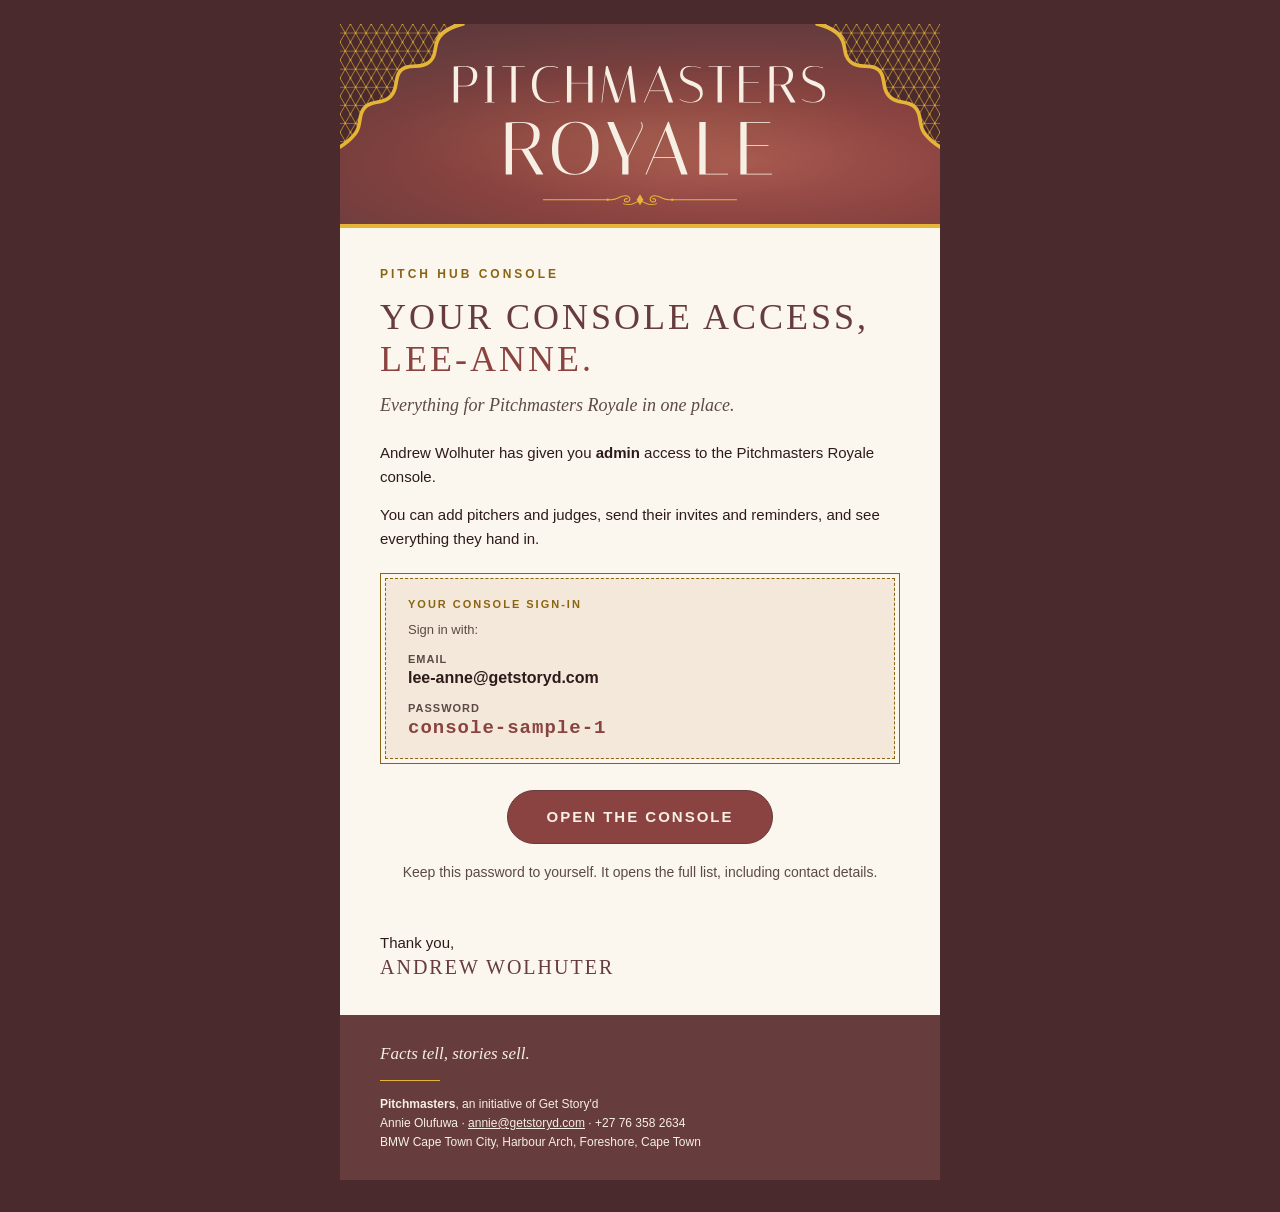
<file: emails/access-admin.html>
<!DOCTYPE html>
<html lang="en" xmlns="http://www.w3.org/1999/xhtml" xmlns:v="urn:schemas-microsoft-com:vml" xmlns:o="urn:schemas-microsoft-com:office:office">
<head>
<meta charset="utf-8">
<meta name="viewport" content="width=device-width, initial-scale=1">
<meta http-equiv="X-UA-Compatible" content="IE=edge">
<meta name="x-apple-disable-message-reformatting">
<meta name="color-scheme" content="light">
<meta name="supported-color-schemes" content="light">
<title>Your Pitchmasters Royale console access</title>
<!--[if mso]><noscript><xml><o:OfficeDocumentSettings><o:PixelsPerInch>96</o:PixelsPerInch></o:OfficeDocumentSettings></xml></noscript><style>body,table,td,a{font-family:Arial,Helvetica,sans-serif !important;}</style><![endif]-->
<style>
  :root{color-scheme:light;supported-color-schemes:light;}
  body{margin:0;padding:0;-webkit-text-size-adjust:100%;-ms-text-size-adjust:100%;}
  table{border-collapse:collapse;mso-table-lspace:0;mso-table-rspace:0;}
  img{border:0;outline:none;text-decoration:none;-ms-interpolation-mode:bicubic;}
  a[x-apple-data-detectors]{color:inherit !important;text-decoration:none !important;}
  @media screen and (max-width:620px){
    .wrap{width:100% !important;}
    .px{padding-left:22px !important;padding-right:22px !important;}
    .h1{font-size:30px !important;line-height:36px !important;letter-spacing:2px !important;}
    .btn{padding-left:22px !important;padding-right:22px !important;}
    .btn a{display:block !important;padding:16px 10px !important;letter-spacing:1px !important;}
  }
</style>
</head>
<body style="margin:0;padding:0;background-color:#4A2A2C;">
<div style="display:none;max-height:0;overflow:hidden;mso-hide:all;font-size:1px;line-height:1px;color:#4A2A2C;opacity:0;">Sign in to the Pitch Hub console to manage pitchers and judges. &#847;&zwnj;&nbsp;&#847;&zwnj;&nbsp;&#847;&zwnj;&nbsp;&#847;&zwnj;&nbsp;&#847;&zwnj;&nbsp;</div>
<table role="presentation" width="100%" cellpadding="0" cellspacing="0" border="0" bgcolor="#4A2A2C" style="background-color:#4A2A2C;">
<tr><td align="center" style="padding:24px 10px 32px 10px;">
<table role="presentation" class="wrap" width="600" cellpadding="0" cellspacing="0" border="0" style="width:600px;max-width:600px;background-color:#FBF6EE;">
<tr><td bgcolor="#663C3D" align="center" style="background-color:#663C3D;padding:0;"><a href="https://pitchershub.vercel.app/admin" style="text-decoration:none;color:#F7EFE3;"><img src="../assets/email/royale-header.png" width="600" height="200" alt="Pitchmasters Royale" style="display:block;width:100%;max-width:600px;height:auto;border:0;color:#F7EFE3;font-family:Didot,'Bodoni 72','Bodoni MT','Big Caslon',Georgia,'Times New Roman',serif;font-size:30px;letter-spacing:4px;text-align:center;background-color:#663C3D;"></a></td></tr>
<tr><td bgcolor="#E6B537" style="background-color:#E6B537;height:4px;line-height:4px;font-size:4px;">&nbsp;</td></tr>
<tr><td class="px" style="padding:38px 40px 8px 40px;"><div style="font-family:Arial,Helvetica,sans-serif;font-size:12px;line-height:16px;letter-spacing:3px;text-transform:uppercase;color:#8A6413;font-weight:bold;mso-line-height-rule:exactly;">Pitch Hub console</div><div class="h1" style="font-family:Didot,'Bodoni 72','Bodoni MT','Big Caslon',Georgia,'Times New Roman',serif;font-size:36px;line-height:42px;letter-spacing:3px;text-transform:uppercase;color:#663C3D;font-weight:normal;padding-top:14px;mso-line-height-rule:exactly;">Your console access,<br><span style="color:#8A4340;">Lee-Anne.</span></div><div style="font-family:Didot,'Bodoni 72','Bodoni MT','Big Caslon',Georgia,'Times New Roman',serif;font-style:italic;font-size:18px;line-height:27px;color:#5C4A46;padding-top:12px;mso-line-height-rule:exactly;">Everything for Pitchmasters Royale in one place.</div></td></tr>
<tr><td class="px" style="padding:0 40px;"><div style="font-family:Arial,Helvetica,sans-serif;font-size:15px;line-height:24px;color:#2E1A1B;padding-top:14px;mso-line-height-rule:exactly;">Andrew Wolhuter has given you <strong>admin</strong> access to the Pitchmasters Royale console.</div></td></tr><tr><td class="px" style="padding:0 40px;"><div style="font-family:Arial,Helvetica,sans-serif;font-size:15px;line-height:24px;color:#2E1A1B;padding-top:14px;mso-line-height-rule:exactly;">You can add pitchers and judges, send their invites and reminders, and see everything they hand in.</div></td></tr>
<tr><td class="px" style="padding:0 40px;"><table role="presentation" width="100%" cellpadding="0" cellspacing="0" border="0" style="margin-top:22px;border:1px solid #8A6413;"><tr><td style="padding:4px;"><table role="presentation" width="100%" cellpadding="0" cellspacing="0" border="0" bgcolor="#F3E8DA" style="background-color:#F3E8DA;border:1px dashed #8A6413;"><tr><td style="padding:18px 22px;"><div style="font-family:Arial,Helvetica,sans-serif;font-size:11px;line-height:15px;letter-spacing:2px;text-transform:uppercase;color:#8A6413;font-weight:bold;">Your console sign-in</div><div style="font-family:Arial,Helvetica,sans-serif;font-size:13px;line-height:20px;color:#5C4A46;padding-top:8px;">Sign in with:</div><div style="font-family:Arial,Helvetica,sans-serif;font-size:11px;line-height:15px;letter-spacing:1px;text-transform:uppercase;color:#5C4A46;font-weight:bold;padding-top:12px;">Email</div><div style="font-family:Arial,Helvetica,sans-serif;font-size:16px;line-height:22px;color:#2E1A1B;font-weight:bold;word-break:break-all;">lee-anne@getstoryd.com</div><div style="font-family:Arial,Helvetica,sans-serif;font-size:11px;line-height:15px;letter-spacing:1px;text-transform:uppercase;color:#5C4A46;font-weight:bold;padding-top:12px;">Password</div><div style="font-family:'Courier New',Courier,monospace;font-size:19px;line-height:24px;color:#8A4340;font-weight:bold;letter-spacing:1px;">console-sample-1</div></td></tr></table></td></tr></table></td></tr>
<tr><td class="btn" align="center" style="padding:26px 40px 8px 40px;"><!--[if mso]><v:roundrect xmlns:v="urn:schemas-microsoft-com:vml" xmlns:w="urn:schemas-microsoft-com:office:word" href="https://pitchershub.vercel.app/admin" style="height:52px;v-text-anchor:middle;width:320px;" arcsize="50%" fillcolor="#8A4340" stroke="f"><w:anchorlock/><center style="color:#F7EFE3;font-family:Arial,sans-serif;font-size:15px;font-weight:bold;letter-spacing:2px;">OPEN THE CONSOLE</center></v:roundrect><![endif]--><!--[if !mso]><!-- --><a href="https://pitchershub.vercel.app/admin" style="display:inline-block;background-color:#8A4340;color:#F7EFE3;font-family:Arial,Helvetica,sans-serif;font-size:15px;line-height:20px;font-weight:bold;letter-spacing:2px;text-decoration:none;padding:16px 38px;border-radius:30px;border:1px solid #663C3D;mso-padding-alt:0;">OPEN THE CONSOLE</a><!--<![endif]--></td></tr>
<tr><td class="px" align="center" style="padding:10px 40px 30px 40px;font-family:Arial,Helvetica,sans-serif;font-size:14px;line-height:21px;color:#5C4A46;mso-line-height-rule:exactly;">Keep this password to yourself. It opens the full list, including contact details.</td></tr>
<tr><td class="px" style="padding:0 40px;"><div style="font-family:Arial,Helvetica,sans-serif;font-size:15px;line-height:24px;color:#2E1A1B;padding:18px 0 34px 0;">Thank you,<br><span style="font-family:Didot,'Bodoni 72','Bodoni MT','Big Caslon',Georgia,'Times New Roman',serif;font-size:20px;letter-spacing:2px;color:#663C3D;text-transform:uppercase;">Andrew Wolhuter</span></div></td></tr><tr><td class="px" bgcolor="#663C3D" style="background-color:#663C3D;padding:26px 40px 28px 40px;"><div style="font-family:Didot,'Bodoni 72','Bodoni MT','Big Caslon',Georgia,'Times New Roman',serif;font-style:italic;font-size:17px;line-height:25px;color:#F7EFE3;">Facts tell, stories sell.</div><div style="height:1px;line-height:1px;font-size:1px;background-color:#E6B537;margin:14px 0;width:60px;">&nbsp;</div><div style="font-family:Arial,Helvetica,sans-serif;font-size:12px;line-height:19px;color:#F7EFE3;"><strong>Pitchmasters</strong>, an initiative of Get Story'd<br>Annie Olufuwa &middot; <a href="mailto:annie@getstoryd.com" style="color:#F7EFE3;text-decoration:underline;">annie@getstoryd.com</a> &middot; <a href="tel:+27763582634" style="color:#F7EFE3;text-decoration:none;">+27 76 358 2634</a><br>BMW Cape Town City, Harbour Arch, Foreshore, Cape Town</div></td></tr>
</table>
</td></tr>
</table>
</body>
</html>
</file>
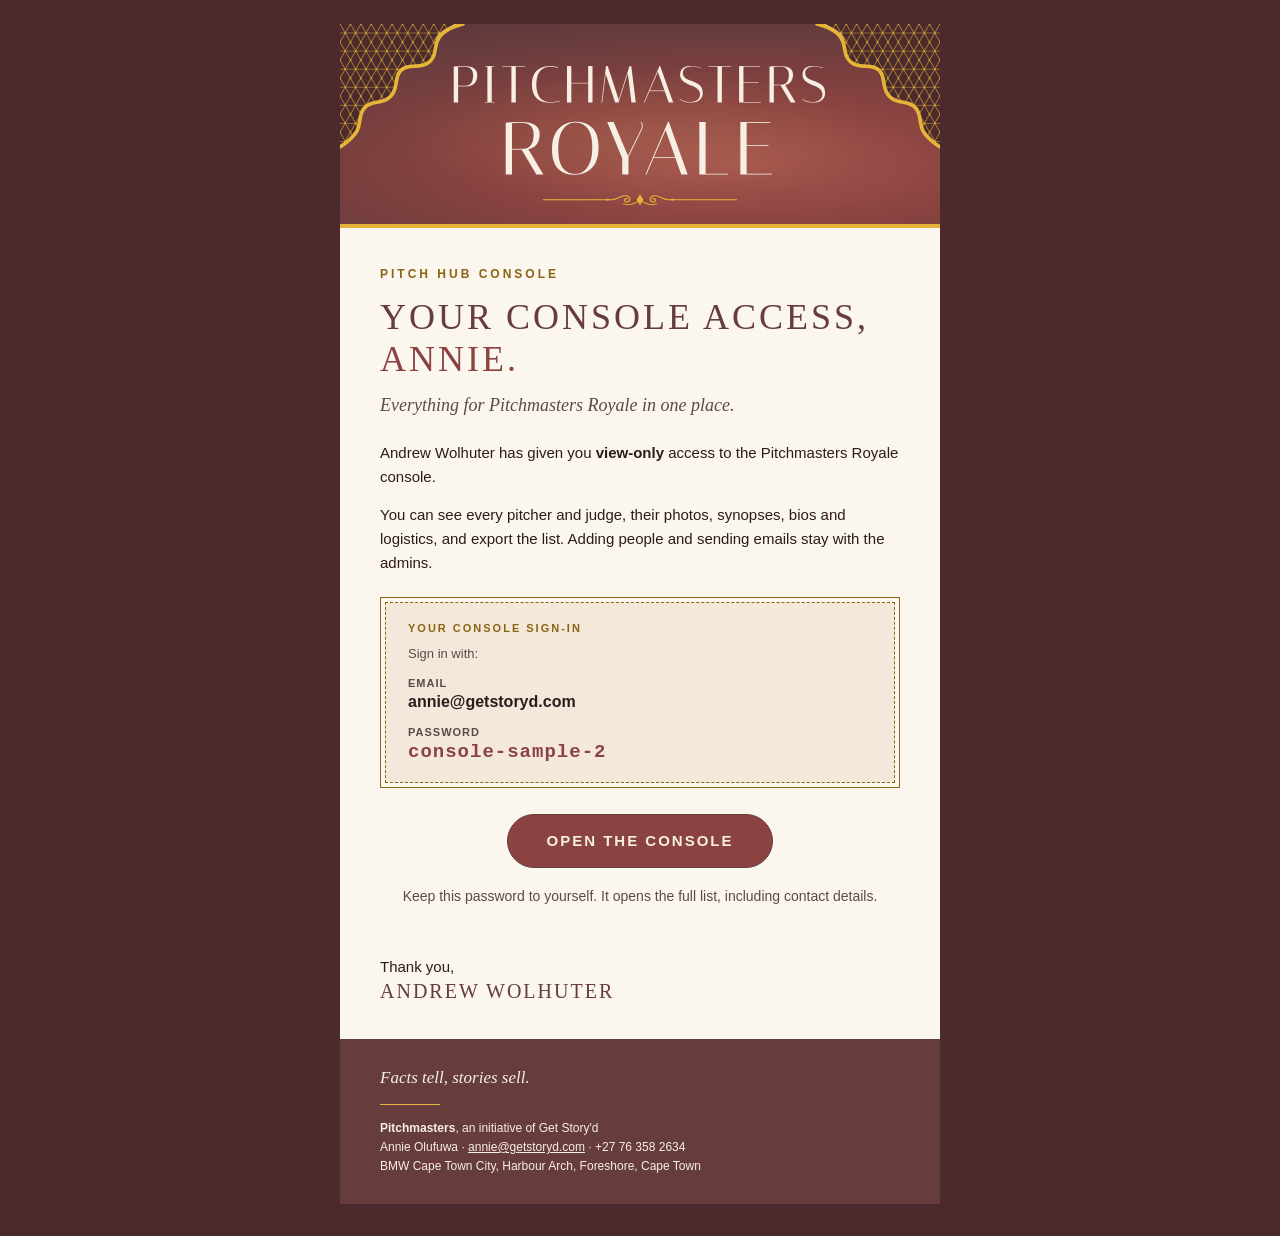
<file: emails/access-viewer.html>
<!DOCTYPE html>
<html lang="en" xmlns="http://www.w3.org/1999/xhtml" xmlns:v="urn:schemas-microsoft-com:vml" xmlns:o="urn:schemas-microsoft-com:office:office">
<head>
<meta charset="utf-8">
<meta name="viewport" content="width=device-width, initial-scale=1">
<meta http-equiv="X-UA-Compatible" content="IE=edge">
<meta name="x-apple-disable-message-reformatting">
<meta name="color-scheme" content="light">
<meta name="supported-color-schemes" content="light">
<title>Your Pitchmasters Royale console access</title>
<!--[if mso]><noscript><xml><o:OfficeDocumentSettings><o:PixelsPerInch>96</o:PixelsPerInch></o:OfficeDocumentSettings></xml></noscript><style>body,table,td,a{font-family:Arial,Helvetica,sans-serif !important;}</style><![endif]-->
<style>
  :root{color-scheme:light;supported-color-schemes:light;}
  body{margin:0;padding:0;-webkit-text-size-adjust:100%;-ms-text-size-adjust:100%;}
  table{border-collapse:collapse;mso-table-lspace:0;mso-table-rspace:0;}
  img{border:0;outline:none;text-decoration:none;-ms-interpolation-mode:bicubic;}
  a[x-apple-data-detectors]{color:inherit !important;text-decoration:none !important;}
  @media screen and (max-width:620px){
    .wrap{width:100% !important;}
    .px{padding-left:22px !important;padding-right:22px !important;}
    .h1{font-size:30px !important;line-height:36px !important;letter-spacing:2px !important;}
    .btn{padding-left:22px !important;padding-right:22px !important;}
    .btn a{display:block !important;padding:16px 10px !important;letter-spacing:1px !important;}
  }
</style>
</head>
<body style="margin:0;padding:0;background-color:#4A2A2C;">
<div style="display:none;max-height:0;overflow:hidden;mso-hide:all;font-size:1px;line-height:1px;color:#4A2A2C;opacity:0;">Sign in to the Pitch Hub console to follow how pitchers and judges are getting on. &#847;&zwnj;&nbsp;&#847;&zwnj;&nbsp;&#847;&zwnj;&nbsp;&#847;&zwnj;&nbsp;&#847;&zwnj;&nbsp;</div>
<table role="presentation" width="100%" cellpadding="0" cellspacing="0" border="0" bgcolor="#4A2A2C" style="background-color:#4A2A2C;">
<tr><td align="center" style="padding:24px 10px 32px 10px;">
<table role="presentation" class="wrap" width="600" cellpadding="0" cellspacing="0" border="0" style="width:600px;max-width:600px;background-color:#FBF6EE;">
<tr><td bgcolor="#663C3D" align="center" style="background-color:#663C3D;padding:0;"><a href="https://pitchershub.vercel.app/admin" style="text-decoration:none;color:#F7EFE3;"><img src="../assets/email/royale-header.png" width="600" height="200" alt="Pitchmasters Royale" style="display:block;width:100%;max-width:600px;height:auto;border:0;color:#F7EFE3;font-family:Didot,'Bodoni 72','Bodoni MT','Big Caslon',Georgia,'Times New Roman',serif;font-size:30px;letter-spacing:4px;text-align:center;background-color:#663C3D;"></a></td></tr>
<tr><td bgcolor="#E6B537" style="background-color:#E6B537;height:4px;line-height:4px;font-size:4px;">&nbsp;</td></tr>
<tr><td class="px" style="padding:38px 40px 8px 40px;"><div style="font-family:Arial,Helvetica,sans-serif;font-size:12px;line-height:16px;letter-spacing:3px;text-transform:uppercase;color:#8A6413;font-weight:bold;mso-line-height-rule:exactly;">Pitch Hub console</div><div class="h1" style="font-family:Didot,'Bodoni 72','Bodoni MT','Big Caslon',Georgia,'Times New Roman',serif;font-size:36px;line-height:42px;letter-spacing:3px;text-transform:uppercase;color:#663C3D;font-weight:normal;padding-top:14px;mso-line-height-rule:exactly;">Your console access,<br><span style="color:#8A4340;">Annie.</span></div><div style="font-family:Didot,'Bodoni 72','Bodoni MT','Big Caslon',Georgia,'Times New Roman',serif;font-style:italic;font-size:18px;line-height:27px;color:#5C4A46;padding-top:12px;mso-line-height-rule:exactly;">Everything for Pitchmasters Royale in one place.</div></td></tr>
<tr><td class="px" style="padding:0 40px;"><div style="font-family:Arial,Helvetica,sans-serif;font-size:15px;line-height:24px;color:#2E1A1B;padding-top:14px;mso-line-height-rule:exactly;">Andrew Wolhuter has given you <strong>view-only</strong> access to the Pitchmasters Royale console.</div></td></tr><tr><td class="px" style="padding:0 40px;"><div style="font-family:Arial,Helvetica,sans-serif;font-size:15px;line-height:24px;color:#2E1A1B;padding-top:14px;mso-line-height-rule:exactly;">You can see every pitcher and judge, their photos, synopses, bios and logistics, and export the list. Adding people and sending emails stay with the admins.</div></td></tr>
<tr><td class="px" style="padding:0 40px;"><table role="presentation" width="100%" cellpadding="0" cellspacing="0" border="0" style="margin-top:22px;border:1px solid #8A6413;"><tr><td style="padding:4px;"><table role="presentation" width="100%" cellpadding="0" cellspacing="0" border="0" bgcolor="#F3E8DA" style="background-color:#F3E8DA;border:1px dashed #8A6413;"><tr><td style="padding:18px 22px;"><div style="font-family:Arial,Helvetica,sans-serif;font-size:11px;line-height:15px;letter-spacing:2px;text-transform:uppercase;color:#8A6413;font-weight:bold;">Your console sign-in</div><div style="font-family:Arial,Helvetica,sans-serif;font-size:13px;line-height:20px;color:#5C4A46;padding-top:8px;">Sign in with:</div><div style="font-family:Arial,Helvetica,sans-serif;font-size:11px;line-height:15px;letter-spacing:1px;text-transform:uppercase;color:#5C4A46;font-weight:bold;padding-top:12px;">Email</div><div style="font-family:Arial,Helvetica,sans-serif;font-size:16px;line-height:22px;color:#2E1A1B;font-weight:bold;word-break:break-all;">annie@getstoryd.com</div><div style="font-family:Arial,Helvetica,sans-serif;font-size:11px;line-height:15px;letter-spacing:1px;text-transform:uppercase;color:#5C4A46;font-weight:bold;padding-top:12px;">Password</div><div style="font-family:'Courier New',Courier,monospace;font-size:19px;line-height:24px;color:#8A4340;font-weight:bold;letter-spacing:1px;">console-sample-2</div></td></tr></table></td></tr></table></td></tr>
<tr><td class="btn" align="center" style="padding:26px 40px 8px 40px;"><!--[if mso]><v:roundrect xmlns:v="urn:schemas-microsoft-com:vml" xmlns:w="urn:schemas-microsoft-com:office:word" href="https://pitchershub.vercel.app/admin" style="height:52px;v-text-anchor:middle;width:320px;" arcsize="50%" fillcolor="#8A4340" stroke="f"><w:anchorlock/><center style="color:#F7EFE3;font-family:Arial,sans-serif;font-size:15px;font-weight:bold;letter-spacing:2px;">OPEN THE CONSOLE</center></v:roundrect><![endif]--><!--[if !mso]><!-- --><a href="https://pitchershub.vercel.app/admin" style="display:inline-block;background-color:#8A4340;color:#F7EFE3;font-family:Arial,Helvetica,sans-serif;font-size:15px;line-height:20px;font-weight:bold;letter-spacing:2px;text-decoration:none;padding:16px 38px;border-radius:30px;border:1px solid #663C3D;mso-padding-alt:0;">OPEN THE CONSOLE</a><!--<![endif]--></td></tr>
<tr><td class="px" align="center" style="padding:10px 40px 30px 40px;font-family:Arial,Helvetica,sans-serif;font-size:14px;line-height:21px;color:#5C4A46;mso-line-height-rule:exactly;">Keep this password to yourself. It opens the full list, including contact details.</td></tr>
<tr><td class="px" style="padding:0 40px;"><div style="font-family:Arial,Helvetica,sans-serif;font-size:15px;line-height:24px;color:#2E1A1B;padding:18px 0 34px 0;">Thank you,<br><span style="font-family:Didot,'Bodoni 72','Bodoni MT','Big Caslon',Georgia,'Times New Roman',serif;font-size:20px;letter-spacing:2px;color:#663C3D;text-transform:uppercase;">Andrew Wolhuter</span></div></td></tr><tr><td class="px" bgcolor="#663C3D" style="background-color:#663C3D;padding:26px 40px 28px 40px;"><div style="font-family:Didot,'Bodoni 72','Bodoni MT','Big Caslon',Georgia,'Times New Roman',serif;font-style:italic;font-size:17px;line-height:25px;color:#F7EFE3;">Facts tell, stories sell.</div><div style="height:1px;line-height:1px;font-size:1px;background-color:#E6B537;margin:14px 0;width:60px;">&nbsp;</div><div style="font-family:Arial,Helvetica,sans-serif;font-size:12px;line-height:19px;color:#F7EFE3;"><strong>Pitchmasters</strong>, an initiative of Get Story'd<br>Annie Olufuwa &middot; <a href="mailto:annie@getstoryd.com" style="color:#F7EFE3;text-decoration:underline;">annie@getstoryd.com</a> &middot; <a href="tel:+27763582634" style="color:#F7EFE3;text-decoration:none;">+27 76 358 2634</a><br>BMW Cape Town City, Harbour Arch, Foreshore, Cape Town</div></td></tr>
</table>
</td></tr>
</table>
</body>
</html>
</file>
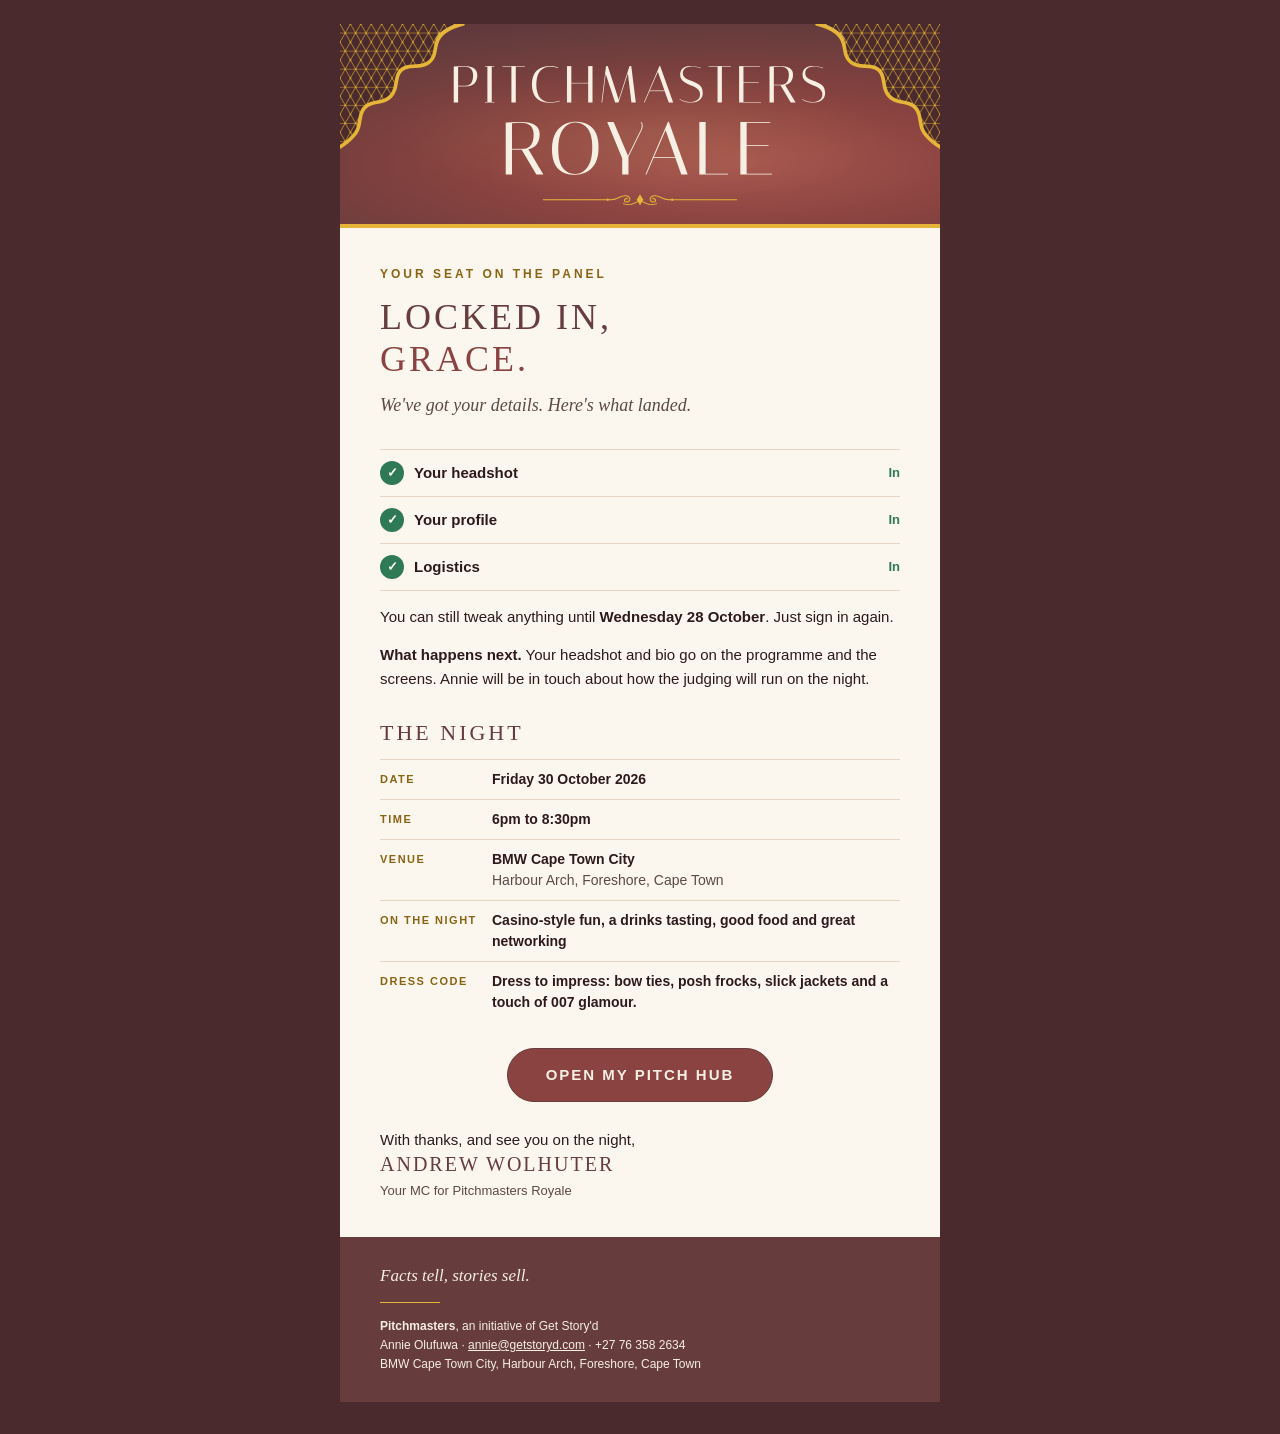
<file: emails/judge-confirmation-complete.html>
<!DOCTYPE html>
<html lang="en" xmlns="http://www.w3.org/1999/xhtml" xmlns:v="urn:schemas-microsoft-com:vml" xmlns:o="urn:schemas-microsoft-com:office:office">
<head>
<meta charset="utf-8">
<meta name="viewport" content="width=device-width, initial-scale=1">
<meta http-equiv="X-UA-Compatible" content="IE=edge">
<meta name="x-apple-disable-message-reformatting">
<meta name="color-scheme" content="light">
<meta name="supported-color-schemes" content="light">
<title>Locked in, Grace. See you on the 30th</title>
<!--[if mso]><noscript><xml><o:OfficeDocumentSettings><o:PixelsPerInch>96</o:PixelsPerInch></o:OfficeDocumentSettings></xml></noscript><style>body,table,td,a{font-family:Arial,Helvetica,sans-serif !important;}</style><![endif]-->
<style>
  :root{color-scheme:light;supported-color-schemes:light;}
  body{margin:0;padding:0;-webkit-text-size-adjust:100%;-ms-text-size-adjust:100%;}
  table{border-collapse:collapse;mso-table-lspace:0;mso-table-rspace:0;}
  img{border:0;outline:none;text-decoration:none;-ms-interpolation-mode:bicubic;}
  a[x-apple-data-detectors]{color:inherit !important;text-decoration:none !important;}
  @media screen and (max-width:620px){
    .wrap{width:100% !important;}
    .px{padding-left:22px !important;padding-right:22px !important;}
    .h1{font-size:30px !important;line-height:36px !important;letter-spacing:2px !important;}
    .btn{padding-left:22px !important;padding-right:22px !important;}
    .btn a{display:block !important;padding:16px 10px !important;letter-spacing:1px !important;}
  }
</style>
</head>
<body style="margin:0;padding:0;background-color:#4A2A2C;">
<div style="display:none;max-height:0;overflow:hidden;mso-hide:all;font-size:1px;line-height:1px;color:#4A2A2C;opacity:0;">We have everything we need. Here is what landed, and what happens next. &#847;&zwnj;&nbsp;&#847;&zwnj;&nbsp;&#847;&zwnj;&nbsp;&#847;&zwnj;&nbsp;&#847;&zwnj;&nbsp;</div>
<table role="presentation" width="100%" cellpadding="0" cellspacing="0" border="0" bgcolor="#4A2A2C" style="background-color:#4A2A2C;">
<tr><td align="center" style="padding:24px 10px 32px 10px;">
<table role="presentation" class="wrap" width="600" cellpadding="0" cellspacing="0" border="0" style="width:600px;max-width:600px;background-color:#FBF6EE;">
<tr><td bgcolor="#663C3D" align="center" style="background-color:#663C3D;padding:0;"><a href="https://pitchershub.vercel.app/?role=judge" style="text-decoration:none;color:#F7EFE3;"><img src="../assets/email/royale-header.png" width="600" height="200" alt="Pitchmasters Royale" style="display:block;width:100%;max-width:600px;height:auto;border:0;color:#F7EFE3;font-family:Didot,'Bodoni 72','Bodoni MT','Big Caslon',Georgia,'Times New Roman',serif;font-size:30px;letter-spacing:4px;text-align:center;background-color:#663C3D;"></a></td></tr>
<tr><td bgcolor="#E6B537" style="background-color:#E6B537;height:4px;line-height:4px;font-size:4px;">&nbsp;</td></tr>
<tr><td class="px" style="padding:38px 40px 8px 40px;"><div style="font-family:Arial,Helvetica,sans-serif;font-size:12px;line-height:16px;letter-spacing:3px;text-transform:uppercase;color:#8A6413;font-weight:bold;mso-line-height-rule:exactly;">Your seat on the panel</div><div class="h1" style="font-family:Didot,'Bodoni 72','Bodoni MT','Big Caslon',Georgia,'Times New Roman',serif;font-size:36px;line-height:42px;letter-spacing:3px;text-transform:uppercase;color:#663C3D;font-weight:normal;padding-top:14px;mso-line-height-rule:exactly;">Locked in,<br><span style="color:#8A4340;">Grace.</span></div><div style="font-family:Didot,'Bodoni 72','Bodoni MT','Big Caslon',Georgia,'Times New Roman',serif;font-style:italic;font-size:18px;line-height:27px;color:#5C4A46;padding-top:12px;mso-line-height-rule:exactly;">We&#39;ve got your details. Here&#39;s what landed.</div></td></tr>
<tr><td class="px" style="padding:0 40px;"><table role="presentation" width="100%" cellpadding="0" cellspacing="0" border="0" style="margin-top:22px;border-bottom:1px solid #E4D5C3;"><tr><td width="34" valign="middle" style="padding:11px 0;border-top:1px solid #E4D5C3;"><div style="width:24px;height:24px;line-height:24px;border-radius:12px;background-color:#2F7A55;color:#ffffff;font-family:Arial,Helvetica,sans-serif;font-size:13px;font-weight:bold;text-align:center;">&#10003;</div></td><td valign="middle" style="font-family:Arial,Helvetica,sans-serif;font-size:15px;line-height:22px;color:#2E1A1B;font-weight:bold;padding:11px 0;border-top:1px solid #E4D5C3;">Your headshot</td><td align="right" valign="middle" style="font-family:Arial,Helvetica,sans-serif;font-size:13px;line-height:20px;color:#2F7A55;font-weight:bold;padding:11px 0;border-top:1px solid #E4D5C3;">In</td></tr><tr><td width="34" valign="middle" style="padding:11px 0;border-top:1px solid #E4D5C3;"><div style="width:24px;height:24px;line-height:24px;border-radius:12px;background-color:#2F7A55;color:#ffffff;font-family:Arial,Helvetica,sans-serif;font-size:13px;font-weight:bold;text-align:center;">&#10003;</div></td><td valign="middle" style="font-family:Arial,Helvetica,sans-serif;font-size:15px;line-height:22px;color:#2E1A1B;font-weight:bold;padding:11px 0;border-top:1px solid #E4D5C3;">Your profile</td><td align="right" valign="middle" style="font-family:Arial,Helvetica,sans-serif;font-size:13px;line-height:20px;color:#2F7A55;font-weight:bold;padding:11px 0;border-top:1px solid #E4D5C3;">In</td></tr><tr><td width="34" valign="middle" style="padding:11px 0;border-top:1px solid #E4D5C3;"><div style="width:24px;height:24px;line-height:24px;border-radius:12px;background-color:#2F7A55;color:#ffffff;font-family:Arial,Helvetica,sans-serif;font-size:13px;font-weight:bold;text-align:center;">&#10003;</div></td><td valign="middle" style="font-family:Arial,Helvetica,sans-serif;font-size:15px;line-height:22px;color:#2E1A1B;font-weight:bold;padding:11px 0;border-top:1px solid #E4D5C3;">Logistics</td><td align="right" valign="middle" style="font-family:Arial,Helvetica,sans-serif;font-size:13px;line-height:20px;color:#2F7A55;font-weight:bold;padding:11px 0;border-top:1px solid #E4D5C3;">In</td></tr></table></td></tr>
<tr><td class="px" style="padding:0 40px;"><div style="font-family:Arial,Helvetica,sans-serif;font-size:15px;line-height:24px;color:#2E1A1B;padding-top:14px;mso-line-height-rule:exactly;">You can still tweak anything until <strong>Wednesday 28 October</strong>. Just sign in again.</div></td></tr>
<tr><td class="px" style="padding:0 40px;"><div style="font-family:Arial,Helvetica,sans-serif;font-size:15px;line-height:24px;color:#2E1A1B;padding-top:14px;mso-line-height-rule:exactly;"><strong>What happens next.</strong> Your headshot and bio go on the programme and the screens. Annie will be in touch about how the judging will run on the night.</div></td></tr>
<tr><td class="px" style="padding:0 40px;"><div style="font-family:Didot,'Bodoni 72','Bodoni MT','Big Caslon',Georgia,'Times New Roman',serif;font-size:22px;line-height:28px;letter-spacing:3px;text-transform:uppercase;color:#663C3D;padding:28px 0 12px 0;">The night</div><table role="presentation" width="100%" cellpadding="0" cellspacing="0" border="0"><tr><td width="112" valign="top" style="font-family:Arial,Helvetica,sans-serif;font-size:11px;line-height:20px;letter-spacing:1.5px;text-transform:uppercase;color:#8A6413;font-weight:bold;padding:9px 0;border-top:1px solid #E4D5C3;">Date</td><td valign="top" style="font-family:Arial,Helvetica,sans-serif;font-size:14px;line-height:21px;color:#2E1A1B;font-weight:bold;padding:9px 0;border-top:1px solid #E4D5C3;">Friday 30 October 2026</td></tr><tr><td width="112" valign="top" style="font-family:Arial,Helvetica,sans-serif;font-size:11px;line-height:20px;letter-spacing:1.5px;text-transform:uppercase;color:#8A6413;font-weight:bold;padding:9px 0;border-top:1px solid #E4D5C3;">Time</td><td valign="top" style="font-family:Arial,Helvetica,sans-serif;font-size:14px;line-height:21px;color:#2E1A1B;font-weight:bold;padding:9px 0;border-top:1px solid #E4D5C3;">6pm to 8:30pm</td></tr><tr><td width="112" valign="top" style="font-family:Arial,Helvetica,sans-serif;font-size:11px;line-height:20px;letter-spacing:1.5px;text-transform:uppercase;color:#8A6413;font-weight:bold;padding:9px 0;border-top:1px solid #E4D5C3;">Venue</td><td valign="top" style="font-family:Arial,Helvetica,sans-serif;font-size:14px;line-height:21px;color:#2E1A1B;font-weight:bold;padding:9px 0;border-top:1px solid #E4D5C3;">BMW Cape Town City<br><span style="color:#5C4A46;font-weight:normal;">Harbour Arch, Foreshore, Cape Town</span></td></tr><tr><td width="112" valign="top" style="font-family:Arial,Helvetica,sans-serif;font-size:11px;line-height:20px;letter-spacing:1.5px;text-transform:uppercase;color:#8A6413;font-weight:bold;padding:9px 0;border-top:1px solid #E4D5C3;">On the night</td><td valign="top" style="font-family:Arial,Helvetica,sans-serif;font-size:14px;line-height:21px;color:#2E1A1B;font-weight:bold;padding:9px 0;border-top:1px solid #E4D5C3;">Casino-style fun, a drinks tasting, good food and great networking</td></tr><tr><td width="112" valign="top" style="font-family:Arial,Helvetica,sans-serif;font-size:11px;line-height:20px;letter-spacing:1.5px;text-transform:uppercase;color:#8A6413;font-weight:bold;padding:9px 0;border-top:1px solid #E4D5C3;">Dress code</td><td valign="top" style="font-family:Arial,Helvetica,sans-serif;font-size:14px;line-height:21px;color:#2E1A1B;font-weight:bold;padding:9px 0;border-top:1px solid #E4D5C3;">Dress to impress: bow ties, posh frocks, slick jackets and a touch of 007 glamour.</td></tr></table></td></tr>
<tr><td class="btn" align="center" style="padding:26px 40px 8px 40px;"><!--[if mso]><v:roundrect xmlns:v="urn:schemas-microsoft-com:vml" xmlns:w="urn:schemas-microsoft-com:office:word" href="https://pitchershub.vercel.app/?role=judge" style="height:52px;v-text-anchor:middle;width:320px;" arcsize="50%" fillcolor="#8A4340" stroke="f"><w:anchorlock/><center style="color:#F7EFE3;font-family:Arial,sans-serif;font-size:15px;font-weight:bold;letter-spacing:2px;">OPEN MY PITCH HUB</center></v:roundrect><![endif]--><!--[if !mso]><!-- --><a href="https://pitchershub.vercel.app/?role=judge" style="display:inline-block;background-color:#8A4340;color:#F7EFE3;font-family:Arial,Helvetica,sans-serif;font-size:15px;line-height:20px;font-weight:bold;letter-spacing:2px;text-decoration:none;padding:16px 38px;border-radius:30px;border:1px solid #663C3D;mso-padding-alt:0;">OPEN MY PITCH HUB</a><!--<![endif]--></td></tr>
<tr><td class="px" style="padding:0 40px;"><div style="font-family:Arial,Helvetica,sans-serif;font-size:15px;line-height:24px;color:#2E1A1B;padding:18px 0 34px 0;">With thanks, and see you on the night,<br><span style="font-family:Didot,'Bodoni 72','Bodoni MT','Big Caslon',Georgia,'Times New Roman',serif;font-size:20px;letter-spacing:2px;color:#663C3D;text-transform:uppercase;">Andrew Wolhuter</span><br><span style="color:#5C4A46;font-size:13px;">Your MC for Pitchmasters Royale</span></div></td></tr><tr><td class="px" bgcolor="#663C3D" style="background-color:#663C3D;padding:26px 40px 28px 40px;"><div style="font-family:Didot,'Bodoni 72','Bodoni MT','Big Caslon',Georgia,'Times New Roman',serif;font-style:italic;font-size:17px;line-height:25px;color:#F7EFE3;">Facts tell, stories sell.</div><div style="height:1px;line-height:1px;font-size:1px;background-color:#E6B537;margin:14px 0;width:60px;">&nbsp;</div><div style="font-family:Arial,Helvetica,sans-serif;font-size:12px;line-height:19px;color:#F7EFE3;"><strong>Pitchmasters</strong>, an initiative of Get Story'd<br>Annie Olufuwa &middot; <a href="mailto:annie@getstoryd.com" style="color:#F7EFE3;text-decoration:underline;">annie@getstoryd.com</a> &middot; <a href="tel:+27763582634" style="color:#F7EFE3;text-decoration:none;">+27 76 358 2634</a><br>BMW Cape Town City, Harbour Arch, Foreshore, Cape Town</div></td></tr>
</table>
</td></tr>
</table>
</body>
</html>
</file>
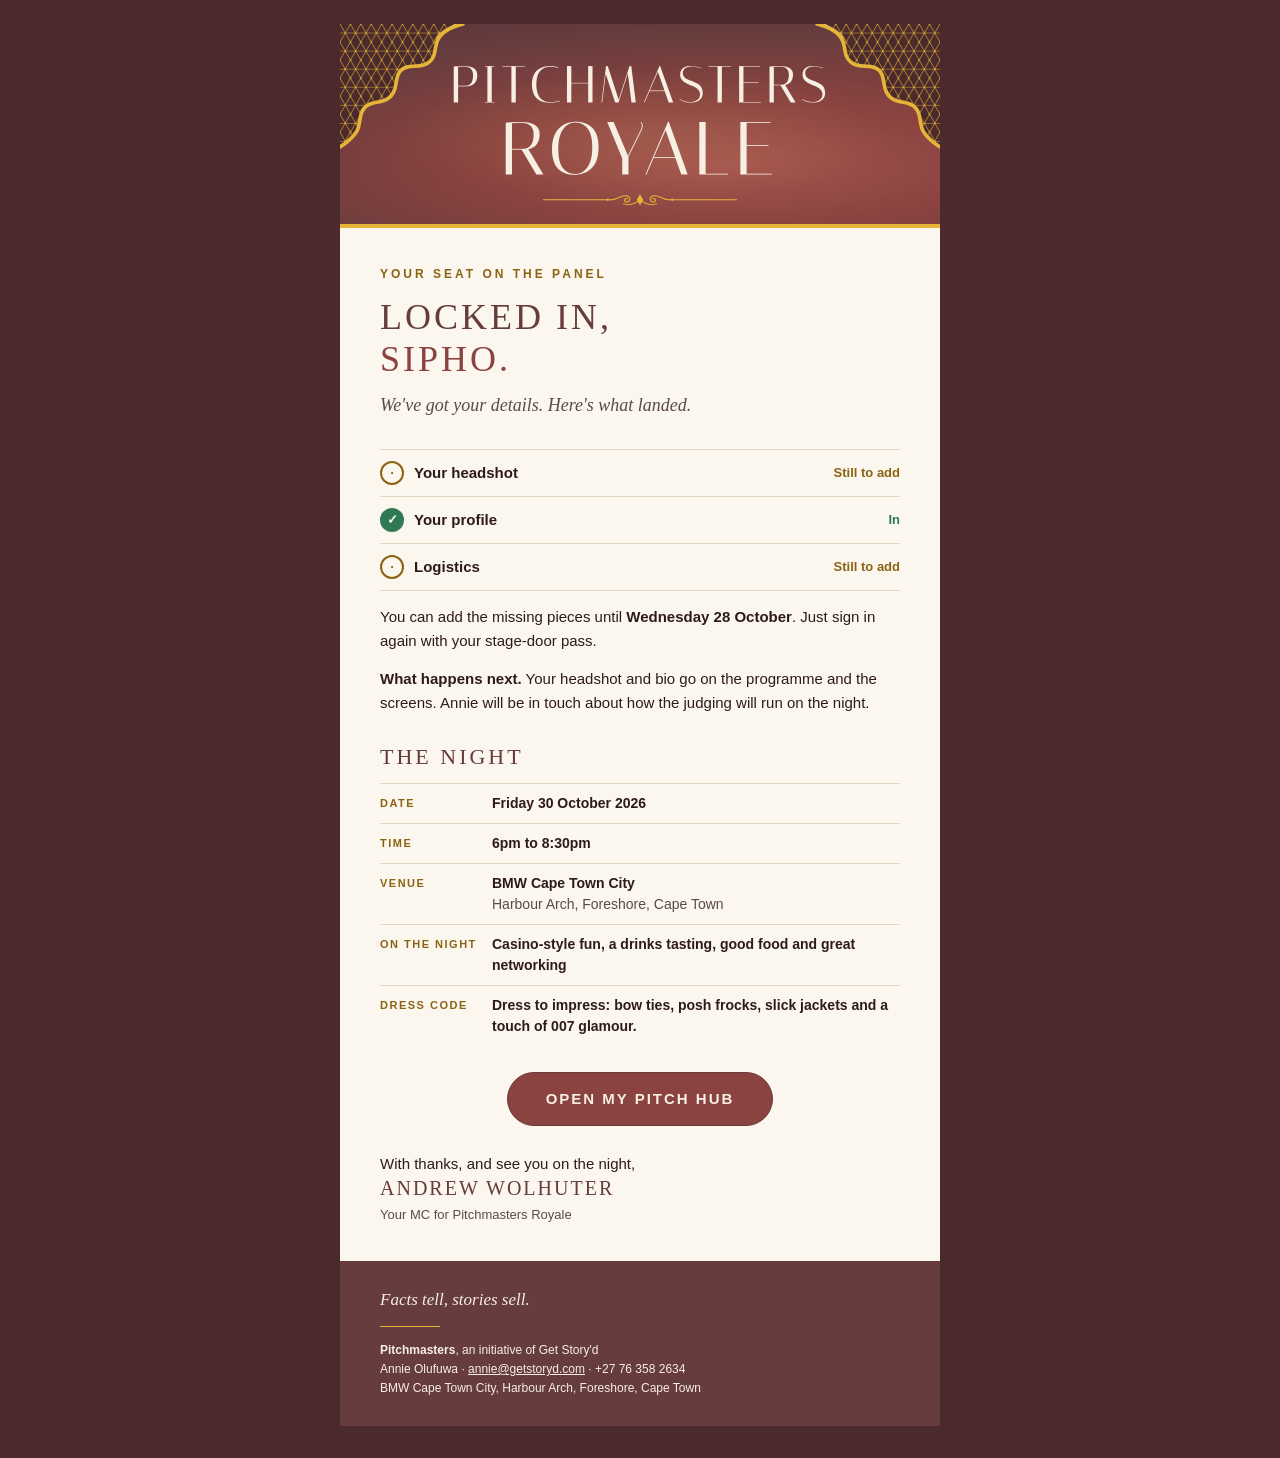
<file: emails/judge-confirmation.html>
<!DOCTYPE html>
<html lang="en" xmlns="http://www.w3.org/1999/xhtml" xmlns:v="urn:schemas-microsoft-com:vml" xmlns:o="urn:schemas-microsoft-com:office:office">
<head>
<meta charset="utf-8">
<meta name="viewport" content="width=device-width, initial-scale=1">
<meta http-equiv="X-UA-Compatible" content="IE=edge">
<meta name="x-apple-disable-message-reformatting">
<meta name="color-scheme" content="light">
<meta name="supported-color-schemes" content="light">
<title>Locked in, Sipho. See you on the 30th</title>
<!--[if mso]><noscript><xml><o:OfficeDocumentSettings><o:PixelsPerInch>96</o:PixelsPerInch></o:OfficeDocumentSettings></xml></noscript><style>body,table,td,a{font-family:Arial,Helvetica,sans-serif !important;}</style><![endif]-->
<style>
  :root{color-scheme:light;supported-color-schemes:light;}
  body{margin:0;padding:0;-webkit-text-size-adjust:100%;-ms-text-size-adjust:100%;}
  table{border-collapse:collapse;mso-table-lspace:0;mso-table-rspace:0;}
  img{border:0;outline:none;text-decoration:none;-ms-interpolation-mode:bicubic;}
  a[x-apple-data-detectors]{color:inherit !important;text-decoration:none !important;}
  @media screen and (max-width:620px){
    .wrap{width:100% !important;}
    .px{padding-left:22px !important;padding-right:22px !important;}
    .h1{font-size:30px !important;line-height:36px !important;letter-spacing:2px !important;}
    .btn{padding-left:22px !important;padding-right:22px !important;}
    .btn a{display:block !important;padding:16px 10px !important;letter-spacing:1px !important;}
  }
</style>
</head>
<body style="margin:0;padding:0;background-color:#4A2A2C;">
<div style="display:none;max-height:0;overflow:hidden;mso-hide:all;font-size:1px;line-height:1px;color:#4A2A2C;opacity:0;">Here is what landed, and what is still to add before Wednesday 28 October. &#847;&zwnj;&nbsp;&#847;&zwnj;&nbsp;&#847;&zwnj;&nbsp;&#847;&zwnj;&nbsp;&#847;&zwnj;&nbsp;</div>
<table role="presentation" width="100%" cellpadding="0" cellspacing="0" border="0" bgcolor="#4A2A2C" style="background-color:#4A2A2C;">
<tr><td align="center" style="padding:24px 10px 32px 10px;">
<table role="presentation" class="wrap" width="600" cellpadding="0" cellspacing="0" border="0" style="width:600px;max-width:600px;background-color:#FBF6EE;">
<tr><td bgcolor="#663C3D" align="center" style="background-color:#663C3D;padding:0;"><a href="https://pitchershub.vercel.app/?role=judge" style="text-decoration:none;color:#F7EFE3;"><img src="../assets/email/royale-header.png" width="600" height="200" alt="Pitchmasters Royale" style="display:block;width:100%;max-width:600px;height:auto;border:0;color:#F7EFE3;font-family:Didot,'Bodoni 72','Bodoni MT','Big Caslon',Georgia,'Times New Roman',serif;font-size:30px;letter-spacing:4px;text-align:center;background-color:#663C3D;"></a></td></tr>
<tr><td bgcolor="#E6B537" style="background-color:#E6B537;height:4px;line-height:4px;font-size:4px;">&nbsp;</td></tr>
<tr><td class="px" style="padding:38px 40px 8px 40px;"><div style="font-family:Arial,Helvetica,sans-serif;font-size:12px;line-height:16px;letter-spacing:3px;text-transform:uppercase;color:#8A6413;font-weight:bold;mso-line-height-rule:exactly;">Your seat on the panel</div><div class="h1" style="font-family:Didot,'Bodoni 72','Bodoni MT','Big Caslon',Georgia,'Times New Roman',serif;font-size:36px;line-height:42px;letter-spacing:3px;text-transform:uppercase;color:#663C3D;font-weight:normal;padding-top:14px;mso-line-height-rule:exactly;">Locked in,<br><span style="color:#8A4340;">Sipho.</span></div><div style="font-family:Didot,'Bodoni 72','Bodoni MT','Big Caslon',Georgia,'Times New Roman',serif;font-style:italic;font-size:18px;line-height:27px;color:#5C4A46;padding-top:12px;mso-line-height-rule:exactly;">We&#39;ve got your details. Here&#39;s what landed.</div></td></tr>
<tr><td class="px" style="padding:0 40px;"><table role="presentation" width="100%" cellpadding="0" cellspacing="0" border="0" style="margin-top:22px;border-bottom:1px solid #E4D5C3;"><tr><td width="34" valign="middle" style="padding:11px 0;border-top:1px solid #E4D5C3;"><div style="width:20px;height:20px;line-height:20px;border-radius:12px;border:2px solid #8A6413;color:#8A6413;font-family:Arial,Helvetica,sans-serif;font-size:13px;font-weight:bold;text-align:center;">&middot;</div></td><td valign="middle" style="font-family:Arial,Helvetica,sans-serif;font-size:15px;line-height:22px;color:#2E1A1B;font-weight:bold;padding:11px 0;border-top:1px solid #E4D5C3;">Your headshot</td><td align="right" valign="middle" style="font-family:Arial,Helvetica,sans-serif;font-size:13px;line-height:20px;color:#8A6413;font-weight:bold;padding:11px 0;border-top:1px solid #E4D5C3;">Still to add</td></tr><tr><td width="34" valign="middle" style="padding:11px 0;border-top:1px solid #E4D5C3;"><div style="width:24px;height:24px;line-height:24px;border-radius:12px;background-color:#2F7A55;color:#ffffff;font-family:Arial,Helvetica,sans-serif;font-size:13px;font-weight:bold;text-align:center;">&#10003;</div></td><td valign="middle" style="font-family:Arial,Helvetica,sans-serif;font-size:15px;line-height:22px;color:#2E1A1B;font-weight:bold;padding:11px 0;border-top:1px solid #E4D5C3;">Your profile</td><td align="right" valign="middle" style="font-family:Arial,Helvetica,sans-serif;font-size:13px;line-height:20px;color:#2F7A55;font-weight:bold;padding:11px 0;border-top:1px solid #E4D5C3;">In</td></tr><tr><td width="34" valign="middle" style="padding:11px 0;border-top:1px solid #E4D5C3;"><div style="width:20px;height:20px;line-height:20px;border-radius:12px;border:2px solid #8A6413;color:#8A6413;font-family:Arial,Helvetica,sans-serif;font-size:13px;font-weight:bold;text-align:center;">&middot;</div></td><td valign="middle" style="font-family:Arial,Helvetica,sans-serif;font-size:15px;line-height:22px;color:#2E1A1B;font-weight:bold;padding:11px 0;border-top:1px solid #E4D5C3;">Logistics</td><td align="right" valign="middle" style="font-family:Arial,Helvetica,sans-serif;font-size:13px;line-height:20px;color:#8A6413;font-weight:bold;padding:11px 0;border-top:1px solid #E4D5C3;">Still to add</td></tr></table></td></tr>
<tr><td class="px" style="padding:0 40px;"><div style="font-family:Arial,Helvetica,sans-serif;font-size:15px;line-height:24px;color:#2E1A1B;padding-top:14px;mso-line-height-rule:exactly;">You can add the missing pieces until <strong>Wednesday 28 October</strong>. Just sign in again with your stage-door pass.</div></td></tr>
<tr><td class="px" style="padding:0 40px;"><div style="font-family:Arial,Helvetica,sans-serif;font-size:15px;line-height:24px;color:#2E1A1B;padding-top:14px;mso-line-height-rule:exactly;"><strong>What happens next.</strong> Your headshot and bio go on the programme and the screens. Annie will be in touch about how the judging will run on the night.</div></td></tr>
<tr><td class="px" style="padding:0 40px;"><div style="font-family:Didot,'Bodoni 72','Bodoni MT','Big Caslon',Georgia,'Times New Roman',serif;font-size:22px;line-height:28px;letter-spacing:3px;text-transform:uppercase;color:#663C3D;padding:28px 0 12px 0;">The night</div><table role="presentation" width="100%" cellpadding="0" cellspacing="0" border="0"><tr><td width="112" valign="top" style="font-family:Arial,Helvetica,sans-serif;font-size:11px;line-height:20px;letter-spacing:1.5px;text-transform:uppercase;color:#8A6413;font-weight:bold;padding:9px 0;border-top:1px solid #E4D5C3;">Date</td><td valign="top" style="font-family:Arial,Helvetica,sans-serif;font-size:14px;line-height:21px;color:#2E1A1B;font-weight:bold;padding:9px 0;border-top:1px solid #E4D5C3;">Friday 30 October 2026</td></tr><tr><td width="112" valign="top" style="font-family:Arial,Helvetica,sans-serif;font-size:11px;line-height:20px;letter-spacing:1.5px;text-transform:uppercase;color:#8A6413;font-weight:bold;padding:9px 0;border-top:1px solid #E4D5C3;">Time</td><td valign="top" style="font-family:Arial,Helvetica,sans-serif;font-size:14px;line-height:21px;color:#2E1A1B;font-weight:bold;padding:9px 0;border-top:1px solid #E4D5C3;">6pm to 8:30pm</td></tr><tr><td width="112" valign="top" style="font-family:Arial,Helvetica,sans-serif;font-size:11px;line-height:20px;letter-spacing:1.5px;text-transform:uppercase;color:#8A6413;font-weight:bold;padding:9px 0;border-top:1px solid #E4D5C3;">Venue</td><td valign="top" style="font-family:Arial,Helvetica,sans-serif;font-size:14px;line-height:21px;color:#2E1A1B;font-weight:bold;padding:9px 0;border-top:1px solid #E4D5C3;">BMW Cape Town City<br><span style="color:#5C4A46;font-weight:normal;">Harbour Arch, Foreshore, Cape Town</span></td></tr><tr><td width="112" valign="top" style="font-family:Arial,Helvetica,sans-serif;font-size:11px;line-height:20px;letter-spacing:1.5px;text-transform:uppercase;color:#8A6413;font-weight:bold;padding:9px 0;border-top:1px solid #E4D5C3;">On the night</td><td valign="top" style="font-family:Arial,Helvetica,sans-serif;font-size:14px;line-height:21px;color:#2E1A1B;font-weight:bold;padding:9px 0;border-top:1px solid #E4D5C3;">Casino-style fun, a drinks tasting, good food and great networking</td></tr><tr><td width="112" valign="top" style="font-family:Arial,Helvetica,sans-serif;font-size:11px;line-height:20px;letter-spacing:1.5px;text-transform:uppercase;color:#8A6413;font-weight:bold;padding:9px 0;border-top:1px solid #E4D5C3;">Dress code</td><td valign="top" style="font-family:Arial,Helvetica,sans-serif;font-size:14px;line-height:21px;color:#2E1A1B;font-weight:bold;padding:9px 0;border-top:1px solid #E4D5C3;">Dress to impress: bow ties, posh frocks, slick jackets and a touch of 007 glamour.</td></tr></table></td></tr>
<tr><td class="btn" align="center" style="padding:26px 40px 8px 40px;"><!--[if mso]><v:roundrect xmlns:v="urn:schemas-microsoft-com:vml" xmlns:w="urn:schemas-microsoft-com:office:word" href="https://pitchershub.vercel.app/?role=judge" style="height:52px;v-text-anchor:middle;width:320px;" arcsize="50%" fillcolor="#8A4340" stroke="f"><w:anchorlock/><center style="color:#F7EFE3;font-family:Arial,sans-serif;font-size:15px;font-weight:bold;letter-spacing:2px;">OPEN MY PITCH HUB</center></v:roundrect><![endif]--><!--[if !mso]><!-- --><a href="https://pitchershub.vercel.app/?role=judge" style="display:inline-block;background-color:#8A4340;color:#F7EFE3;font-family:Arial,Helvetica,sans-serif;font-size:15px;line-height:20px;font-weight:bold;letter-spacing:2px;text-decoration:none;padding:16px 38px;border-radius:30px;border:1px solid #663C3D;mso-padding-alt:0;">OPEN MY PITCH HUB</a><!--<![endif]--></td></tr>
<tr><td class="px" style="padding:0 40px;"><div style="font-family:Arial,Helvetica,sans-serif;font-size:15px;line-height:24px;color:#2E1A1B;padding:18px 0 34px 0;">With thanks, and see you on the night,<br><span style="font-family:Didot,'Bodoni 72','Bodoni MT','Big Caslon',Georgia,'Times New Roman',serif;font-size:20px;letter-spacing:2px;color:#663C3D;text-transform:uppercase;">Andrew Wolhuter</span><br><span style="color:#5C4A46;font-size:13px;">Your MC for Pitchmasters Royale</span></div></td></tr><tr><td class="px" bgcolor="#663C3D" style="background-color:#663C3D;padding:26px 40px 28px 40px;"><div style="font-family:Didot,'Bodoni 72','Bodoni MT','Big Caslon',Georgia,'Times New Roman',serif;font-style:italic;font-size:17px;line-height:25px;color:#F7EFE3;">Facts tell, stories sell.</div><div style="height:1px;line-height:1px;font-size:1px;background-color:#E6B537;margin:14px 0;width:60px;">&nbsp;</div><div style="font-family:Arial,Helvetica,sans-serif;font-size:12px;line-height:19px;color:#F7EFE3;"><strong>Pitchmasters</strong>, an initiative of Get Story'd<br>Annie Olufuwa &middot; <a href="mailto:annie@getstoryd.com" style="color:#F7EFE3;text-decoration:underline;">annie@getstoryd.com</a> &middot; <a href="tel:+27763582634" style="color:#F7EFE3;text-decoration:none;">+27 76 358 2634</a><br>BMW Cape Town City, Harbour Arch, Foreshore, Cape Town</div></td></tr>
</table>
</td></tr>
</table>
</body>
</html>
</file>
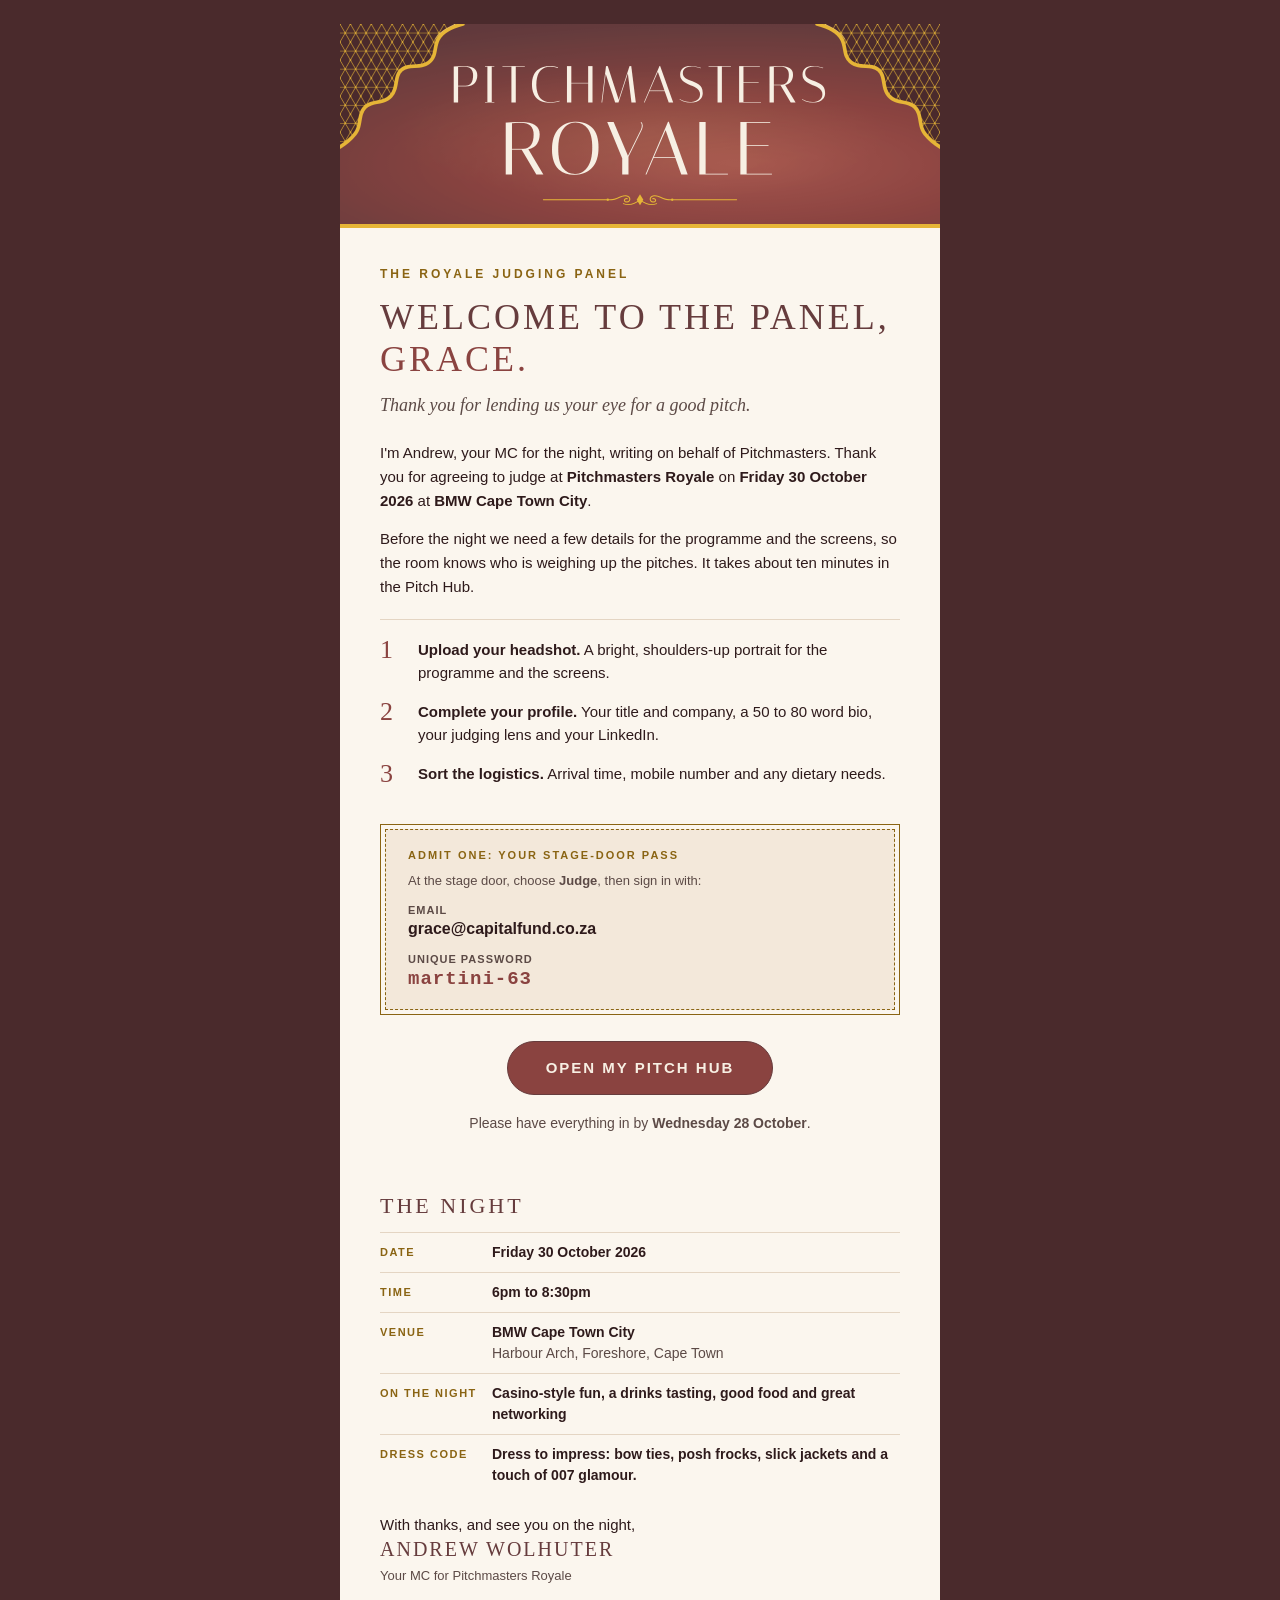
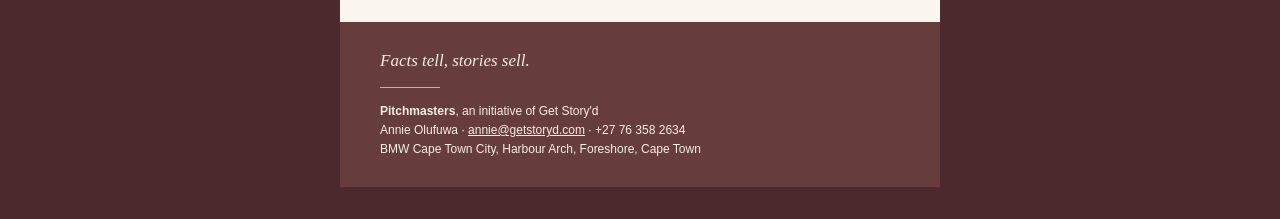
<file: emails/judge-invite.html>
<!DOCTYPE html>
<html lang="en" xmlns="http://www.w3.org/1999/xhtml" xmlns:v="urn:schemas-microsoft-com:vml" xmlns:o="urn:schemas-microsoft-com:office:office">
<head>
<meta charset="utf-8">
<meta name="viewport" content="width=device-width, initial-scale=1">
<meta http-equiv="X-UA-Compatible" content="IE=edge">
<meta name="x-apple-disable-message-reformatting">
<meta name="color-scheme" content="light">
<meta name="supported-color-schemes" content="light">
<title>You&#39;re on the Royale judging panel, Grace</title>
<!--[if mso]><noscript><xml><o:OfficeDocumentSettings><o:PixelsPerInch>96</o:PixelsPerInch></o:OfficeDocumentSettings></xml></noscript><style>body,table,td,a{font-family:Arial,Helvetica,sans-serif !important;}</style><![endif]-->
<style>
  :root{color-scheme:light;supported-color-schemes:light;}
  body{margin:0;padding:0;-webkit-text-size-adjust:100%;-ms-text-size-adjust:100%;}
  table{border-collapse:collapse;mso-table-lspace:0;mso-table-rspace:0;}
  img{border:0;outline:none;text-decoration:none;-ms-interpolation-mode:bicubic;}
  a[x-apple-data-detectors]{color:inherit !important;text-decoration:none !important;}
  @media screen and (max-width:620px){
    .wrap{width:100% !important;}
    .px{padding-left:22px !important;padding-right:22px !important;}
    .h1{font-size:30px !important;line-height:36px !important;letter-spacing:2px !important;}
    .btn{padding-left:22px !important;padding-right:22px !important;}
    .btn a{display:block !important;padding:16px 10px !important;letter-spacing:1px !important;}
  }
</style>
</head>
<body style="margin:0;padding:0;background-color:#4A2A2C;">
<div style="display:none;max-height:0;overflow:hidden;mso-hide:all;font-size:1px;line-height:1px;color:#4A2A2C;opacity:0;">Thank you for judging at Pitchmasters Royale on 30 October. Three quick things before Wednesday 28 October. &#847;&zwnj;&nbsp;&#847;&zwnj;&nbsp;&#847;&zwnj;&nbsp;&#847;&zwnj;&nbsp;&#847;&zwnj;&nbsp;</div>
<table role="presentation" width="100%" cellpadding="0" cellspacing="0" border="0" bgcolor="#4A2A2C" style="background-color:#4A2A2C;">
<tr><td align="center" style="padding:24px 10px 32px 10px;">
<table role="presentation" class="wrap" width="600" cellpadding="0" cellspacing="0" border="0" style="width:600px;max-width:600px;background-color:#FBF6EE;">
<tr><td bgcolor="#663C3D" align="center" style="background-color:#663C3D;padding:0;"><a href="https://pitchershub.vercel.app/?role=judge" style="text-decoration:none;color:#F7EFE3;"><img src="../assets/email/royale-header.png" width="600" height="200" alt="Pitchmasters Royale" style="display:block;width:100%;max-width:600px;height:auto;border:0;color:#F7EFE3;font-family:Didot,'Bodoni 72','Bodoni MT','Big Caslon',Georgia,'Times New Roman',serif;font-size:30px;letter-spacing:4px;text-align:center;background-color:#663C3D;"></a></td></tr>
<tr><td bgcolor="#E6B537" style="background-color:#E6B537;height:4px;line-height:4px;font-size:4px;">&nbsp;</td></tr>
<tr><td class="px" style="padding:38px 40px 8px 40px;"><div style="font-family:Arial,Helvetica,sans-serif;font-size:12px;line-height:16px;letter-spacing:3px;text-transform:uppercase;color:#8A6413;font-weight:bold;mso-line-height-rule:exactly;">The Royale judging panel</div><div class="h1" style="font-family:Didot,'Bodoni 72','Bodoni MT','Big Caslon',Georgia,'Times New Roman',serif;font-size:36px;line-height:42px;letter-spacing:3px;text-transform:uppercase;color:#663C3D;font-weight:normal;padding-top:14px;mso-line-height-rule:exactly;">Welcome to the panel,<br><span style="color:#8A4340;">Grace.</span></div><div style="font-family:Didot,'Bodoni 72','Bodoni MT','Big Caslon',Georgia,'Times New Roman',serif;font-style:italic;font-size:18px;line-height:27px;color:#5C4A46;padding-top:12px;mso-line-height-rule:exactly;">Thank you for lending us your eye for a good pitch.</div></td></tr>
<tr><td class="px" style="padding:0 40px;"><div style="font-family:Arial,Helvetica,sans-serif;font-size:15px;line-height:24px;color:#2E1A1B;padding-top:14px;mso-line-height-rule:exactly;">I'm Andrew, your MC for the night, writing on behalf of Pitchmasters. Thank you for agreeing to judge at <strong>Pitchmasters Royale</strong> on <strong>Friday 30 October 2026</strong> at <strong>BMW Cape Town City</strong>.</div></td></tr><tr><td class="px" style="padding:0 40px;"><div style="font-family:Arial,Helvetica,sans-serif;font-size:15px;line-height:24px;color:#2E1A1B;padding-top:14px;mso-line-height-rule:exactly;">Before the night we need a few details for the programme and the screens, so the room knows who is weighing up the pitches. It takes about ten minutes in the Pitch Hub.</div></td></tr>
<tr><td class="px" style="padding:0 40px;"><table role="presentation" width="100%" cellpadding="0" cellspacing="0" border="0" style="margin-top:20px;border-top:1px solid #E4D5C3;"><tr><td style="height:16px;line-height:16px;font-size:16px;">&nbsp;</td><td></td></tr><tr><td width="38" valign="top" style="font-family:Didot,'Bodoni 72','Bodoni MT','Big Caslon',Georgia,'Times New Roman',serif;font-size:26px;line-height:28px;color:#8A4340;padding:0 0 14px 0;mso-line-height-rule:exactly;">1</td><td valign="top" style="font-family:Arial,Helvetica,sans-serif;font-size:15px;line-height:23px;color:#2E1A1B;padding:2px 0 14px 0;mso-line-height-rule:exactly;"><strong>Upload your headshot.</strong> A bright, shoulders-up portrait for the programme and the screens.</td></tr><tr><td width="38" valign="top" style="font-family:Didot,'Bodoni 72','Bodoni MT','Big Caslon',Georgia,'Times New Roman',serif;font-size:26px;line-height:28px;color:#8A4340;padding:0 0 14px 0;mso-line-height-rule:exactly;">2</td><td valign="top" style="font-family:Arial,Helvetica,sans-serif;font-size:15px;line-height:23px;color:#2E1A1B;padding:2px 0 14px 0;mso-line-height-rule:exactly;"><strong>Complete your profile.</strong> Your title and company, a 50 to 80 word bio, your judging lens and your LinkedIn.</td></tr><tr><td width="38" valign="top" style="font-family:Didot,'Bodoni 72','Bodoni MT','Big Caslon',Georgia,'Times New Roman',serif;font-size:26px;line-height:28px;color:#8A4340;padding:0 0 14px 0;mso-line-height-rule:exactly;">3</td><td valign="top" style="font-family:Arial,Helvetica,sans-serif;font-size:15px;line-height:23px;color:#2E1A1B;padding:2px 0 14px 0;mso-line-height-rule:exactly;"><strong>Sort the logistics.</strong> Arrival time, mobile number and any dietary needs.</td></tr></table></td></tr>
<tr><td class="px" style="padding:0 40px;"><table role="presentation" width="100%" cellpadding="0" cellspacing="0" border="0" style="margin-top:22px;border:1px solid #8A6413;"><tr><td style="padding:4px;"><table role="presentation" width="100%" cellpadding="0" cellspacing="0" border="0" bgcolor="#F3E8DA" style="background-color:#F3E8DA;border:1px dashed #8A6413;"><tr><td style="padding:18px 22px;"><div style="font-family:Arial,Helvetica,sans-serif;font-size:11px;line-height:15px;letter-spacing:2px;text-transform:uppercase;color:#8A6413;font-weight:bold;">Admit one: your stage-door pass</div><div style="font-family:Arial,Helvetica,sans-serif;font-size:13px;line-height:20px;color:#5C4A46;padding-top:8px;">At the stage door, choose <strong>Judge</strong>, then sign in with:</div><div style="font-family:Arial,Helvetica,sans-serif;font-size:11px;line-height:15px;letter-spacing:1px;text-transform:uppercase;color:#5C4A46;font-weight:bold;padding-top:12px;">Email</div><div style="font-family:Arial,Helvetica,sans-serif;font-size:16px;line-height:22px;color:#2E1A1B;font-weight:bold;word-break:break-all;">grace@capitalfund.co.za</div><div style="font-family:Arial,Helvetica,sans-serif;font-size:11px;line-height:15px;letter-spacing:1px;text-transform:uppercase;color:#5C4A46;font-weight:bold;padding-top:12px;">Unique password</div><div style="font-family:'Courier New',Courier,monospace;font-size:19px;line-height:24px;color:#8A4340;font-weight:bold;letter-spacing:1px;">martini-63</div></td></tr></table></td></tr></table></td></tr>
<tr><td class="btn" align="center" style="padding:26px 40px 8px 40px;"><!--[if mso]><v:roundrect xmlns:v="urn:schemas-microsoft-com:vml" xmlns:w="urn:schemas-microsoft-com:office:word" href="https://pitchershub.vercel.app/?role=judge" style="height:52px;v-text-anchor:middle;width:320px;" arcsize="50%" fillcolor="#8A4340" stroke="f"><w:anchorlock/><center style="color:#F7EFE3;font-family:Arial,sans-serif;font-size:15px;font-weight:bold;letter-spacing:2px;">OPEN MY PITCH HUB</center></v:roundrect><![endif]--><!--[if !mso]><!-- --><a href="https://pitchershub.vercel.app/?role=judge" style="display:inline-block;background-color:#8A4340;color:#F7EFE3;font-family:Arial,Helvetica,sans-serif;font-size:15px;line-height:20px;font-weight:bold;letter-spacing:2px;text-decoration:none;padding:16px 38px;border-radius:30px;border:1px solid #663C3D;mso-padding-alt:0;">OPEN MY PITCH HUB</a><!--<![endif]--></td></tr>
<tr><td class="px" align="center" style="padding:10px 40px 30px 40px;font-family:Arial,Helvetica,sans-serif;font-size:14px;line-height:21px;color:#5C4A46;mso-line-height-rule:exactly;">Please have everything in by <strong>Wednesday 28 October</strong>.</td></tr>
<tr><td class="px" style="padding:0 40px;"><div style="font-family:Didot,'Bodoni 72','Bodoni MT','Big Caslon',Georgia,'Times New Roman',serif;font-size:22px;line-height:28px;letter-spacing:3px;text-transform:uppercase;color:#663C3D;padding:28px 0 12px 0;">The night</div><table role="presentation" width="100%" cellpadding="0" cellspacing="0" border="0"><tr><td width="112" valign="top" style="font-family:Arial,Helvetica,sans-serif;font-size:11px;line-height:20px;letter-spacing:1.5px;text-transform:uppercase;color:#8A6413;font-weight:bold;padding:9px 0;border-top:1px solid #E4D5C3;">Date</td><td valign="top" style="font-family:Arial,Helvetica,sans-serif;font-size:14px;line-height:21px;color:#2E1A1B;font-weight:bold;padding:9px 0;border-top:1px solid #E4D5C3;">Friday 30 October 2026</td></tr><tr><td width="112" valign="top" style="font-family:Arial,Helvetica,sans-serif;font-size:11px;line-height:20px;letter-spacing:1.5px;text-transform:uppercase;color:#8A6413;font-weight:bold;padding:9px 0;border-top:1px solid #E4D5C3;">Time</td><td valign="top" style="font-family:Arial,Helvetica,sans-serif;font-size:14px;line-height:21px;color:#2E1A1B;font-weight:bold;padding:9px 0;border-top:1px solid #E4D5C3;">6pm to 8:30pm</td></tr><tr><td width="112" valign="top" style="font-family:Arial,Helvetica,sans-serif;font-size:11px;line-height:20px;letter-spacing:1.5px;text-transform:uppercase;color:#8A6413;font-weight:bold;padding:9px 0;border-top:1px solid #E4D5C3;">Venue</td><td valign="top" style="font-family:Arial,Helvetica,sans-serif;font-size:14px;line-height:21px;color:#2E1A1B;font-weight:bold;padding:9px 0;border-top:1px solid #E4D5C3;">BMW Cape Town City<br><span style="color:#5C4A46;font-weight:normal;">Harbour Arch, Foreshore, Cape Town</span></td></tr><tr><td width="112" valign="top" style="font-family:Arial,Helvetica,sans-serif;font-size:11px;line-height:20px;letter-spacing:1.5px;text-transform:uppercase;color:#8A6413;font-weight:bold;padding:9px 0;border-top:1px solid #E4D5C3;">On the night</td><td valign="top" style="font-family:Arial,Helvetica,sans-serif;font-size:14px;line-height:21px;color:#2E1A1B;font-weight:bold;padding:9px 0;border-top:1px solid #E4D5C3;">Casino-style fun, a drinks tasting, good food and great networking</td></tr><tr><td width="112" valign="top" style="font-family:Arial,Helvetica,sans-serif;font-size:11px;line-height:20px;letter-spacing:1.5px;text-transform:uppercase;color:#8A6413;font-weight:bold;padding:9px 0;border-top:1px solid #E4D5C3;">Dress code</td><td valign="top" style="font-family:Arial,Helvetica,sans-serif;font-size:14px;line-height:21px;color:#2E1A1B;font-weight:bold;padding:9px 0;border-top:1px solid #E4D5C3;">Dress to impress: bow ties, posh frocks, slick jackets and a touch of 007 glamour.</td></tr></table></td></tr>
<tr><td class="px" style="padding:0 40px;"><div style="font-family:Arial,Helvetica,sans-serif;font-size:15px;line-height:24px;color:#2E1A1B;padding:18px 0 34px 0;">With thanks, and see you on the night,<br><span style="font-family:Didot,'Bodoni 72','Bodoni MT','Big Caslon',Georgia,'Times New Roman',serif;font-size:20px;letter-spacing:2px;color:#663C3D;text-transform:uppercase;">Andrew Wolhuter</span><br><span style="color:#5C4A46;font-size:13px;">Your MC for Pitchmasters Royale</span></div></td></tr><tr><td class="px" bgcolor="#663C3D" style="background-color:#663C3D;padding:26px 40px 28px 40px;"><div style="font-family:Didot,'Bodoni 72','Bodoni MT','Big Caslon',Georgia,'Times New Roman',serif;font-style:italic;font-size:17px;line-height:25px;color:#F7EFE3;">Facts tell, stories sell.</div><div style="height:1px;line-height:1px;font-size:1px;background-color:#E6B537;margin:14px 0;width:60px;">&nbsp;</div><div style="font-family:Arial,Helvetica,sans-serif;font-size:12px;line-height:19px;color:#F7EFE3;"><strong>Pitchmasters</strong>, an initiative of Get Story'd<br>Annie Olufuwa &middot; <a href="mailto:annie@getstoryd.com" style="color:#F7EFE3;text-decoration:underline;">annie@getstoryd.com</a> &middot; <a href="tel:+27763582634" style="color:#F7EFE3;text-decoration:none;">+27 76 358 2634</a><br>BMW Cape Town City, Harbour Arch, Foreshore, Cape Town</div></td></tr>
</table>
</td></tr>
</table>
</body>
</html>
</file>
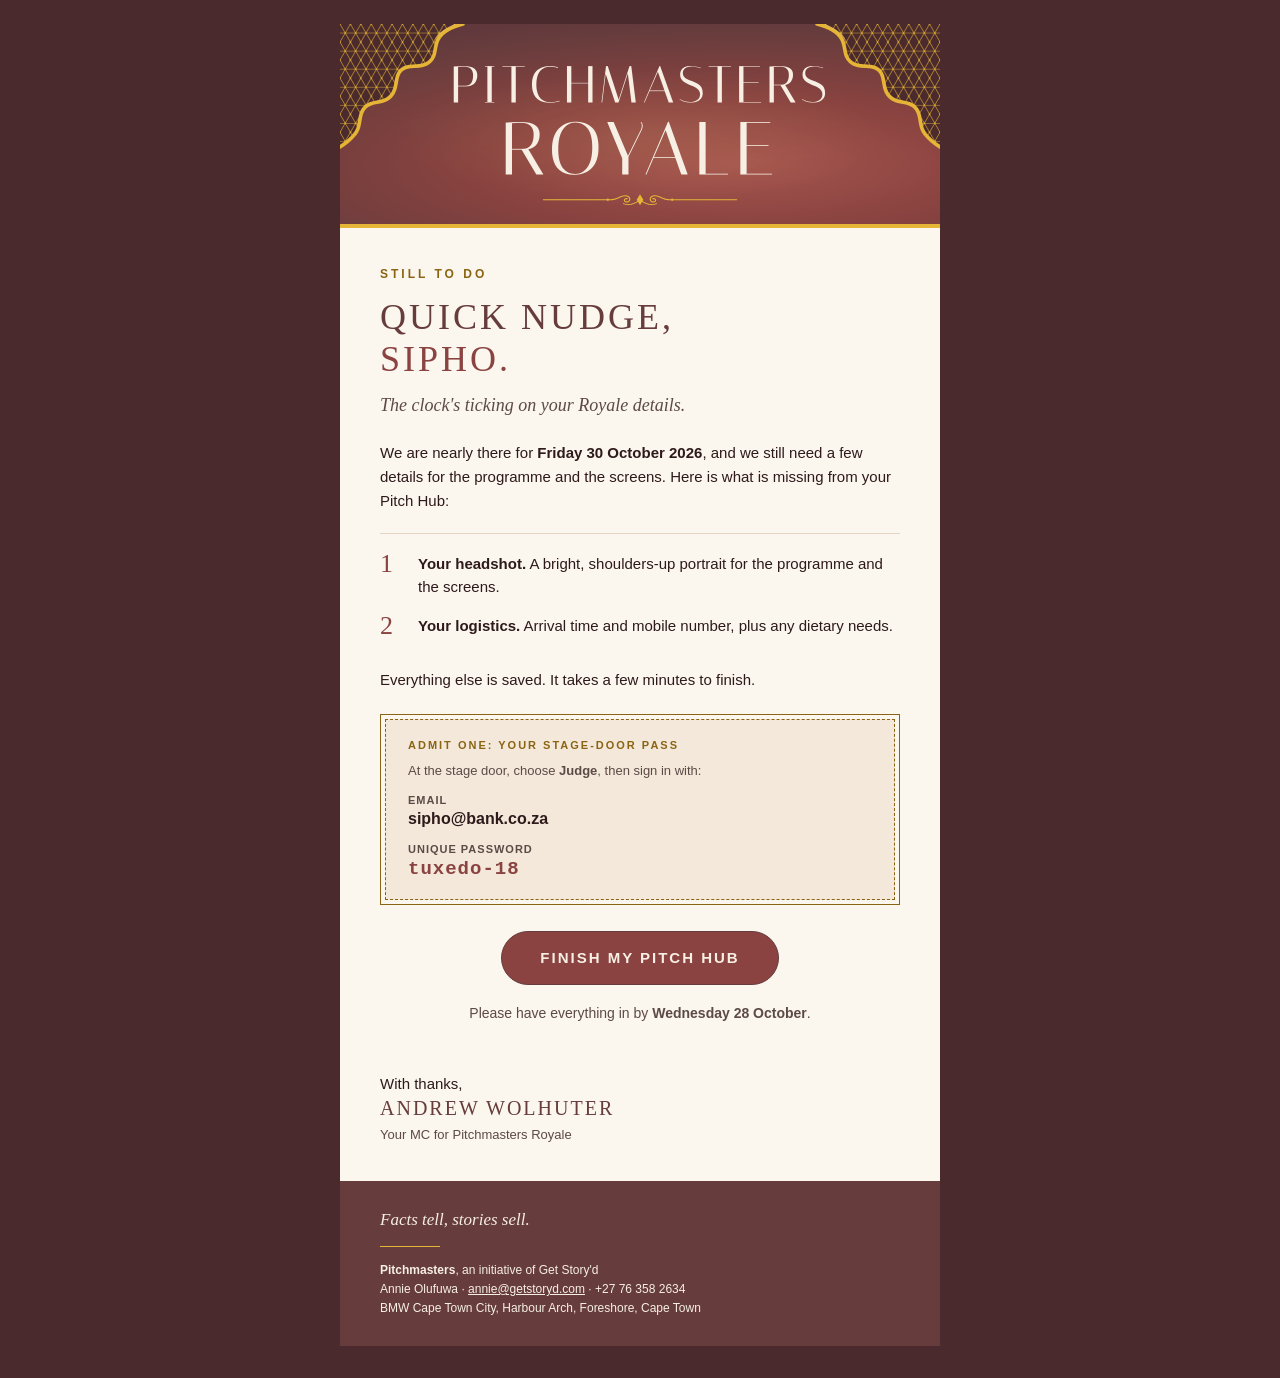
<file: emails/judge-reminder.html>
<!DOCTYPE html>
<html lang="en" xmlns="http://www.w3.org/1999/xhtml" xmlns:v="urn:schemas-microsoft-com:vml" xmlns:o="urn:schemas-microsoft-com:office:office">
<head>
<meta charset="utf-8">
<meta name="viewport" content="width=device-width, initial-scale=1">
<meta http-equiv="X-UA-Compatible" content="IE=edge">
<meta name="x-apple-disable-message-reformatting">
<meta name="color-scheme" content="light">
<meta name="supported-color-schemes" content="light">
<title>Quick nudge, Sipho: your Royale details</title>
<!--[if mso]><noscript><xml><o:OfficeDocumentSettings><o:PixelsPerInch>96</o:PixelsPerInch></o:OfficeDocumentSettings></xml></noscript><style>body,table,td,a{font-family:Arial,Helvetica,sans-serif !important;}</style><![endif]-->
<style>
  :root{color-scheme:light;supported-color-schemes:light;}
  body{margin:0;padding:0;-webkit-text-size-adjust:100%;-ms-text-size-adjust:100%;}
  table{border-collapse:collapse;mso-table-lspace:0;mso-table-rspace:0;}
  img{border:0;outline:none;text-decoration:none;-ms-interpolation-mode:bicubic;}
  a[x-apple-data-detectors]{color:inherit !important;text-decoration:none !important;}
  @media screen and (max-width:620px){
    .wrap{width:100% !important;}
    .px{padding-left:22px !important;padding-right:22px !important;}
    .h1{font-size:30px !important;line-height:36px !important;letter-spacing:2px !important;}
    .btn{padding-left:22px !important;padding-right:22px !important;}
    .btn a{display:block !important;padding:16px 10px !important;letter-spacing:1px !important;}
  }
</style>
</head>
<body style="margin:0;padding:0;background-color:#4A2A2C;">
<div style="display:none;max-height:0;overflow:hidden;mso-hide:all;font-size:1px;line-height:1px;color:#4A2A2C;opacity:0;">A few things are still missing from your Pitch Hub. Everything is due by Wednesday 28 October. &#847;&zwnj;&nbsp;&#847;&zwnj;&nbsp;&#847;&zwnj;&nbsp;&#847;&zwnj;&nbsp;&#847;&zwnj;&nbsp;</div>
<table role="presentation" width="100%" cellpadding="0" cellspacing="0" border="0" bgcolor="#4A2A2C" style="background-color:#4A2A2C;">
<tr><td align="center" style="padding:24px 10px 32px 10px;">
<table role="presentation" class="wrap" width="600" cellpadding="0" cellspacing="0" border="0" style="width:600px;max-width:600px;background-color:#FBF6EE;">
<tr><td bgcolor="#663C3D" align="center" style="background-color:#663C3D;padding:0;"><a href="https://pitchershub.vercel.app/?role=judge" style="text-decoration:none;color:#F7EFE3;"><img src="../assets/email/royale-header.png" width="600" height="200" alt="Pitchmasters Royale" style="display:block;width:100%;max-width:600px;height:auto;border:0;color:#F7EFE3;font-family:Didot,'Bodoni 72','Bodoni MT','Big Caslon',Georgia,'Times New Roman',serif;font-size:30px;letter-spacing:4px;text-align:center;background-color:#663C3D;"></a></td></tr>
<tr><td bgcolor="#E6B537" style="background-color:#E6B537;height:4px;line-height:4px;font-size:4px;">&nbsp;</td></tr>
<tr><td class="px" style="padding:38px 40px 8px 40px;"><div style="font-family:Arial,Helvetica,sans-serif;font-size:12px;line-height:16px;letter-spacing:3px;text-transform:uppercase;color:#8A6413;font-weight:bold;mso-line-height-rule:exactly;">Still to do</div><div class="h1" style="font-family:Didot,'Bodoni 72','Bodoni MT','Big Caslon',Georgia,'Times New Roman',serif;font-size:36px;line-height:42px;letter-spacing:3px;text-transform:uppercase;color:#663C3D;font-weight:normal;padding-top:14px;mso-line-height-rule:exactly;">Quick nudge,<br><span style="color:#8A4340;">Sipho.</span></div><div style="font-family:Didot,'Bodoni 72','Bodoni MT','Big Caslon',Georgia,'Times New Roman',serif;font-style:italic;font-size:18px;line-height:27px;color:#5C4A46;padding-top:12px;mso-line-height-rule:exactly;">The clock&#39;s ticking on your Royale details.</div></td></tr>
<tr><td class="px" style="padding:0 40px;"><div style="font-family:Arial,Helvetica,sans-serif;font-size:15px;line-height:24px;color:#2E1A1B;padding-top:14px;mso-line-height-rule:exactly;">We are nearly there for <strong>Friday 30 October 2026</strong>, and we still need a few details for the programme and the screens. Here is what is missing from your Pitch Hub:</div></td></tr>
<tr><td class="px" style="padding:0 40px;"><table role="presentation" width="100%" cellpadding="0" cellspacing="0" border="0" style="margin-top:20px;border-top:1px solid #E4D5C3;"><tr><td style="height:16px;line-height:16px;font-size:16px;">&nbsp;</td><td></td></tr><tr><td width="38" valign="top" style="font-family:Didot,'Bodoni 72','Bodoni MT','Big Caslon',Georgia,'Times New Roman',serif;font-size:26px;line-height:28px;color:#8A4340;padding:0 0 14px 0;mso-line-height-rule:exactly;">1</td><td valign="top" style="font-family:Arial,Helvetica,sans-serif;font-size:15px;line-height:23px;color:#2E1A1B;padding:2px 0 14px 0;mso-line-height-rule:exactly;"><strong>Your headshot.</strong> A bright, shoulders-up portrait for the programme and the screens.</td></tr><tr><td width="38" valign="top" style="font-family:Didot,'Bodoni 72','Bodoni MT','Big Caslon',Georgia,'Times New Roman',serif;font-size:26px;line-height:28px;color:#8A4340;padding:0 0 14px 0;mso-line-height-rule:exactly;">2</td><td valign="top" style="font-family:Arial,Helvetica,sans-serif;font-size:15px;line-height:23px;color:#2E1A1B;padding:2px 0 14px 0;mso-line-height-rule:exactly;"><strong>Your logistics.</strong> Arrival time and mobile number, plus any dietary needs.</td></tr></table></td></tr>
<tr><td class="px" style="padding:0 40px;"><div style="font-family:Arial,Helvetica,sans-serif;font-size:15px;line-height:24px;color:#2E1A1B;padding-top:14px;mso-line-height-rule:exactly;">Everything else is saved. It takes a few minutes to finish.</div></td></tr>
<tr><td class="px" style="padding:0 40px;"><table role="presentation" width="100%" cellpadding="0" cellspacing="0" border="0" style="margin-top:22px;border:1px solid #8A6413;"><tr><td style="padding:4px;"><table role="presentation" width="100%" cellpadding="0" cellspacing="0" border="0" bgcolor="#F3E8DA" style="background-color:#F3E8DA;border:1px dashed #8A6413;"><tr><td style="padding:18px 22px;"><div style="font-family:Arial,Helvetica,sans-serif;font-size:11px;line-height:15px;letter-spacing:2px;text-transform:uppercase;color:#8A6413;font-weight:bold;">Admit one: your stage-door pass</div><div style="font-family:Arial,Helvetica,sans-serif;font-size:13px;line-height:20px;color:#5C4A46;padding-top:8px;">At the stage door, choose <strong>Judge</strong>, then sign in with:</div><div style="font-family:Arial,Helvetica,sans-serif;font-size:11px;line-height:15px;letter-spacing:1px;text-transform:uppercase;color:#5C4A46;font-weight:bold;padding-top:12px;">Email</div><div style="font-family:Arial,Helvetica,sans-serif;font-size:16px;line-height:22px;color:#2E1A1B;font-weight:bold;word-break:break-all;">sipho@bank.co.za</div><div style="font-family:Arial,Helvetica,sans-serif;font-size:11px;line-height:15px;letter-spacing:1px;text-transform:uppercase;color:#5C4A46;font-weight:bold;padding-top:12px;">Unique password</div><div style="font-family:'Courier New',Courier,monospace;font-size:19px;line-height:24px;color:#8A4340;font-weight:bold;letter-spacing:1px;">tuxedo-18</div></td></tr></table></td></tr></table></td></tr>
<tr><td class="btn" align="center" style="padding:26px 40px 8px 40px;"><!--[if mso]><v:roundrect xmlns:v="urn:schemas-microsoft-com:vml" xmlns:w="urn:schemas-microsoft-com:office:word" href="https://pitchershub.vercel.app/?role=judge" style="height:52px;v-text-anchor:middle;width:320px;" arcsize="50%" fillcolor="#8A4340" stroke="f"><w:anchorlock/><center style="color:#F7EFE3;font-family:Arial,sans-serif;font-size:15px;font-weight:bold;letter-spacing:2px;">FINISH MY PITCH HUB</center></v:roundrect><![endif]--><!--[if !mso]><!-- --><a href="https://pitchershub.vercel.app/?role=judge" style="display:inline-block;background-color:#8A4340;color:#F7EFE3;font-family:Arial,Helvetica,sans-serif;font-size:15px;line-height:20px;font-weight:bold;letter-spacing:2px;text-decoration:none;padding:16px 38px;border-radius:30px;border:1px solid #663C3D;mso-padding-alt:0;">FINISH MY PITCH HUB</a><!--<![endif]--></td></tr>
<tr><td class="px" align="center" style="padding:10px 40px 30px 40px;font-family:Arial,Helvetica,sans-serif;font-size:14px;line-height:21px;color:#5C4A46;mso-line-height-rule:exactly;">Please have everything in by <strong>Wednesday 28 October</strong>.</td></tr>
<tr><td class="px" style="padding:0 40px;"><div style="font-family:Arial,Helvetica,sans-serif;font-size:15px;line-height:24px;color:#2E1A1B;padding:18px 0 34px 0;">With thanks,<br><span style="font-family:Didot,'Bodoni 72','Bodoni MT','Big Caslon',Georgia,'Times New Roman',serif;font-size:20px;letter-spacing:2px;color:#663C3D;text-transform:uppercase;">Andrew Wolhuter</span><br><span style="color:#5C4A46;font-size:13px;">Your MC for Pitchmasters Royale</span></div></td></tr><tr><td class="px" bgcolor="#663C3D" style="background-color:#663C3D;padding:26px 40px 28px 40px;"><div style="font-family:Didot,'Bodoni 72','Bodoni MT','Big Caslon',Georgia,'Times New Roman',serif;font-style:italic;font-size:17px;line-height:25px;color:#F7EFE3;">Facts tell, stories sell.</div><div style="height:1px;line-height:1px;font-size:1px;background-color:#E6B537;margin:14px 0;width:60px;">&nbsp;</div><div style="font-family:Arial,Helvetica,sans-serif;font-size:12px;line-height:19px;color:#F7EFE3;"><strong>Pitchmasters</strong>, an initiative of Get Story'd<br>Annie Olufuwa &middot; <a href="mailto:annie@getstoryd.com" style="color:#F7EFE3;text-decoration:underline;">annie@getstoryd.com</a> &middot; <a href="tel:+27763582634" style="color:#F7EFE3;text-decoration:none;">+27 76 358 2634</a><br>BMW Cape Town City, Harbour Arch, Foreshore, Cape Town</div></td></tr>
</table>
</td></tr>
</table>
</body>
</html>
</file>
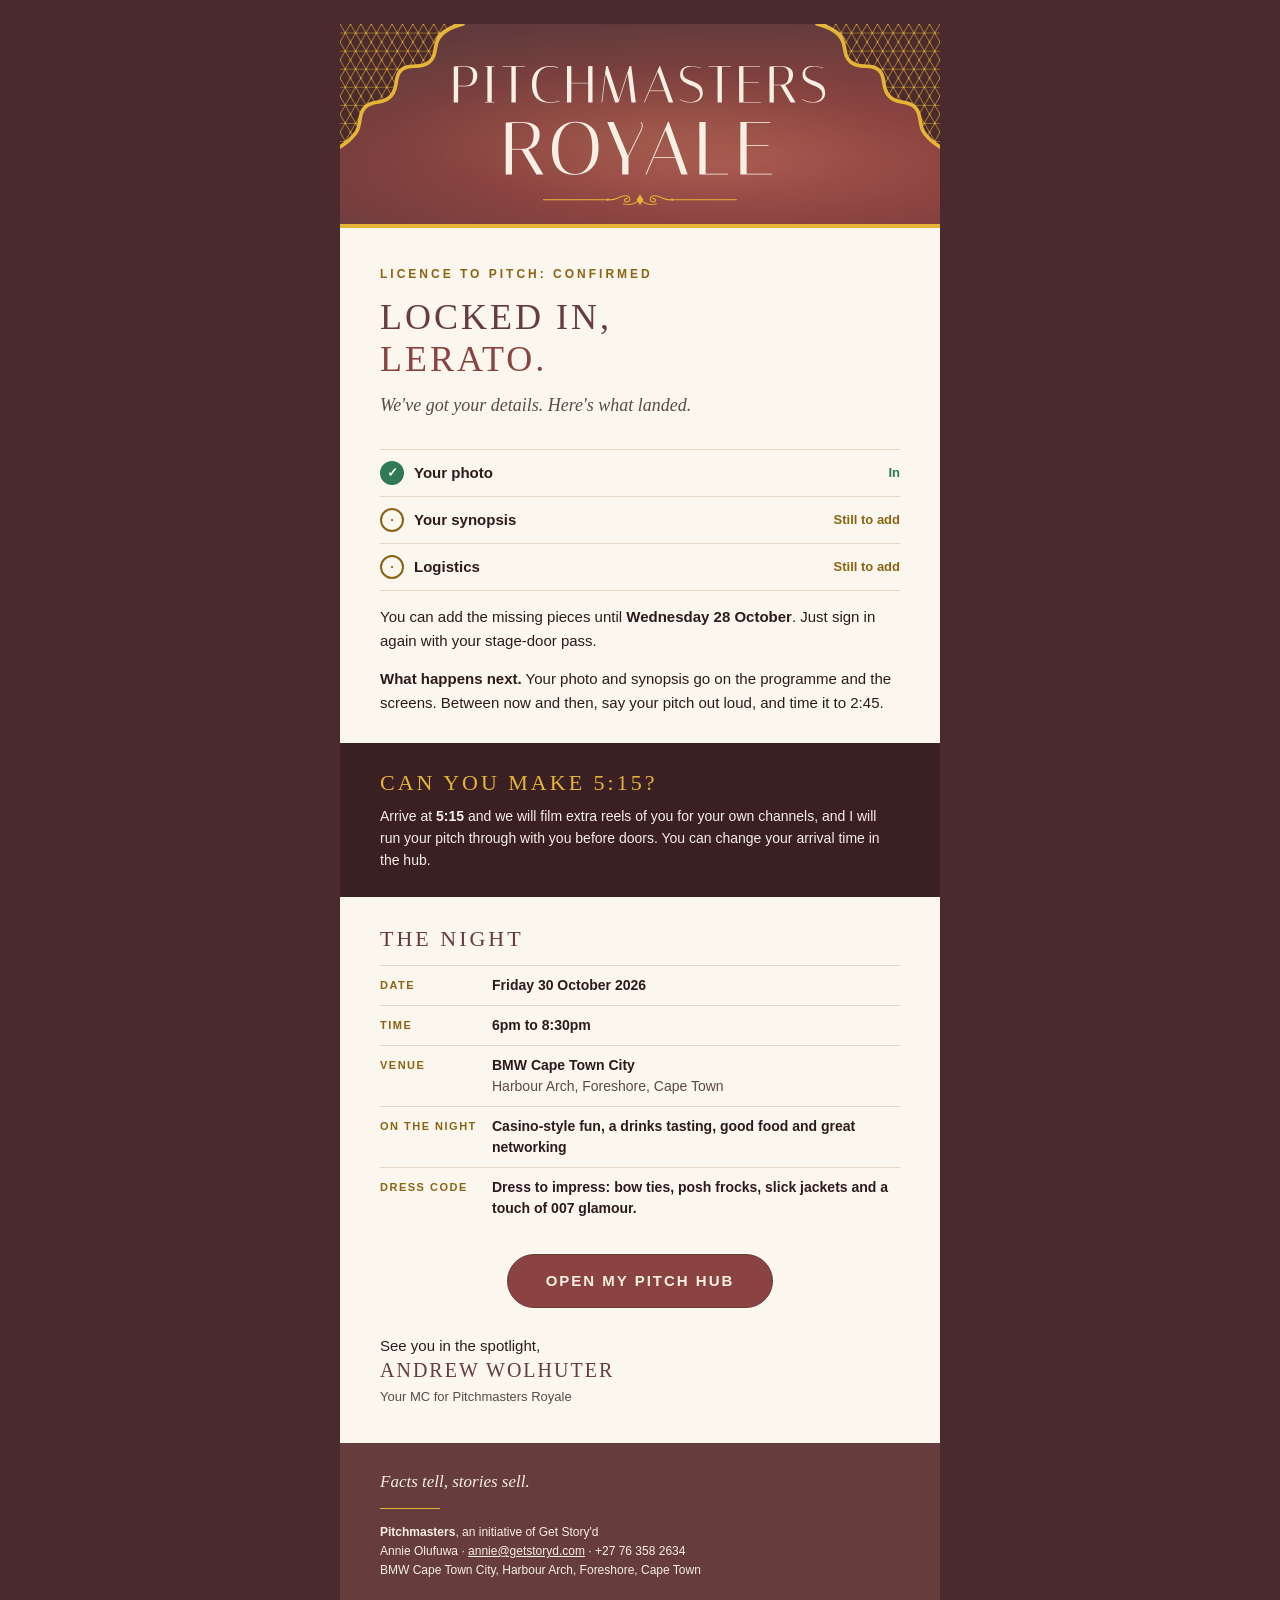
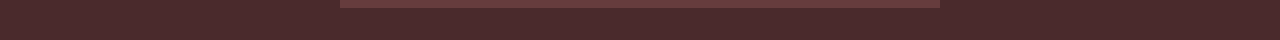
<file: emails/pitcher-confirmation-gaps.html>
<!DOCTYPE html>
<html lang="en" xmlns="http://www.w3.org/1999/xhtml" xmlns:v="urn:schemas-microsoft-com:vml" xmlns:o="urn:schemas-microsoft-com:office:office">
<head>
<meta charset="utf-8">
<meta name="viewport" content="width=device-width, initial-scale=1">
<meta http-equiv="X-UA-Compatible" content="IE=edge">
<meta name="x-apple-disable-message-reformatting">
<meta name="color-scheme" content="light">
<meta name="supported-color-schemes" content="light">
<title>Locked in, Lerato. See you on the 30th</title>
<!--[if mso]><noscript><xml><o:OfficeDocumentSettings><o:PixelsPerInch>96</o:PixelsPerInch></o:OfficeDocumentSettings></xml></noscript><style>body,table,td,a{font-family:Arial,Helvetica,sans-serif !important;}</style><![endif]-->
<style>
  :root{color-scheme:light;supported-color-schemes:light;}
  body{margin:0;padding:0;-webkit-text-size-adjust:100%;-ms-text-size-adjust:100%;}
  table{border-collapse:collapse;mso-table-lspace:0;mso-table-rspace:0;}
  img{border:0;outline:none;text-decoration:none;-ms-interpolation-mode:bicubic;}
  a[x-apple-data-detectors]{color:inherit !important;text-decoration:none !important;}
  @media screen and (max-width:620px){
    .wrap{width:100% !important;}
    .px{padding-left:22px !important;padding-right:22px !important;}
    .h1{font-size:30px !important;line-height:36px !important;letter-spacing:2px !important;}
    .btn{padding-left:22px !important;padding-right:22px !important;}
    .btn a{display:block !important;padding:16px 10px !important;letter-spacing:1px !important;}
  }
</style>
</head>
<body style="margin:0;padding:0;background-color:#4A2A2C;">
<div style="display:none;max-height:0;overflow:hidden;mso-hide:all;font-size:1px;line-height:1px;color:#4A2A2C;opacity:0;">Here is what landed, and what is still to add before Wednesday 28 October. &#847;&zwnj;&nbsp;&#847;&zwnj;&nbsp;&#847;&zwnj;&nbsp;&#847;&zwnj;&nbsp;&#847;&zwnj;&nbsp;</div>
<table role="presentation" width="100%" cellpadding="0" cellspacing="0" border="0" bgcolor="#4A2A2C" style="background-color:#4A2A2C;">
<tr><td align="center" style="padding:24px 10px 32px 10px;">
<table role="presentation" class="wrap" width="600" cellpadding="0" cellspacing="0" border="0" style="width:600px;max-width:600px;background-color:#FBF6EE;">
<tr><td bgcolor="#663C3D" align="center" style="background-color:#663C3D;padding:0;"><a href="https://pitchershub.vercel.app/?role=pitcher" style="text-decoration:none;color:#F7EFE3;"><img src="../assets/email/royale-header.png" width="600" height="200" alt="Pitchmasters Royale" style="display:block;width:100%;max-width:600px;height:auto;border:0;color:#F7EFE3;font-family:Didot,'Bodoni 72','Bodoni MT','Big Caslon',Georgia,'Times New Roman',serif;font-size:30px;letter-spacing:4px;text-align:center;background-color:#663C3D;"></a></td></tr>
<tr><td bgcolor="#E6B537" style="background-color:#E6B537;height:4px;line-height:4px;font-size:4px;">&nbsp;</td></tr>
<tr><td class="px" style="padding:38px 40px 8px 40px;"><div style="font-family:Arial,Helvetica,sans-serif;font-size:12px;line-height:16px;letter-spacing:3px;text-transform:uppercase;color:#8A6413;font-weight:bold;mso-line-height-rule:exactly;">Licence to pitch: confirmed</div><div class="h1" style="font-family:Didot,'Bodoni 72','Bodoni MT','Big Caslon',Georgia,'Times New Roman',serif;font-size:36px;line-height:42px;letter-spacing:3px;text-transform:uppercase;color:#663C3D;font-weight:normal;padding-top:14px;mso-line-height-rule:exactly;">Locked in,<br><span style="color:#8A4340;">Lerato.</span></div><div style="font-family:Didot,'Bodoni 72','Bodoni MT','Big Caslon',Georgia,'Times New Roman',serif;font-style:italic;font-size:18px;line-height:27px;color:#5C4A46;padding-top:12px;mso-line-height-rule:exactly;">We&#39;ve got your details. Here&#39;s what landed.</div></td></tr>
<tr><td class="px" style="padding:0 40px;"><table role="presentation" width="100%" cellpadding="0" cellspacing="0" border="0" style="margin-top:22px;border-bottom:1px solid #E4D5C3;"><tr><td width="34" valign="middle" style="padding:11px 0;border-top:1px solid #E4D5C3;"><div style="width:24px;height:24px;line-height:24px;border-radius:12px;background-color:#2F7A55;color:#ffffff;font-family:Arial,Helvetica,sans-serif;font-size:13px;font-weight:bold;text-align:center;">&#10003;</div></td><td valign="middle" style="font-family:Arial,Helvetica,sans-serif;font-size:15px;line-height:22px;color:#2E1A1B;font-weight:bold;padding:11px 0;border-top:1px solid #E4D5C3;">Your photo</td><td align="right" valign="middle" style="font-family:Arial,Helvetica,sans-serif;font-size:13px;line-height:20px;color:#2F7A55;font-weight:bold;padding:11px 0;border-top:1px solid #E4D5C3;">In</td></tr><tr><td width="34" valign="middle" style="padding:11px 0;border-top:1px solid #E4D5C3;"><div style="width:20px;height:20px;line-height:20px;border-radius:12px;border:2px solid #8A6413;color:#8A6413;font-family:Arial,Helvetica,sans-serif;font-size:13px;font-weight:bold;text-align:center;">&middot;</div></td><td valign="middle" style="font-family:Arial,Helvetica,sans-serif;font-size:15px;line-height:22px;color:#2E1A1B;font-weight:bold;padding:11px 0;border-top:1px solid #E4D5C3;">Your synopsis</td><td align="right" valign="middle" style="font-family:Arial,Helvetica,sans-serif;font-size:13px;line-height:20px;color:#8A6413;font-weight:bold;padding:11px 0;border-top:1px solid #E4D5C3;">Still to add</td></tr><tr><td width="34" valign="middle" style="padding:11px 0;border-top:1px solid #E4D5C3;"><div style="width:20px;height:20px;line-height:20px;border-radius:12px;border:2px solid #8A6413;color:#8A6413;font-family:Arial,Helvetica,sans-serif;font-size:13px;font-weight:bold;text-align:center;">&middot;</div></td><td valign="middle" style="font-family:Arial,Helvetica,sans-serif;font-size:15px;line-height:22px;color:#2E1A1B;font-weight:bold;padding:11px 0;border-top:1px solid #E4D5C3;">Logistics</td><td align="right" valign="middle" style="font-family:Arial,Helvetica,sans-serif;font-size:13px;line-height:20px;color:#8A6413;font-weight:bold;padding:11px 0;border-top:1px solid #E4D5C3;">Still to add</td></tr></table></td></tr>
<tr><td class="px" style="padding:0 40px;"><div style="font-family:Arial,Helvetica,sans-serif;font-size:15px;line-height:24px;color:#2E1A1B;padding-top:14px;mso-line-height-rule:exactly;">You can add the missing pieces until <strong>Wednesday 28 October</strong>. Just sign in again with your stage-door pass.</div></td></tr>
<tr><td class="px" style="padding:0 40px;"><div style="font-family:Arial,Helvetica,sans-serif;font-size:15px;line-height:24px;color:#2E1A1B;padding-top:14px;mso-line-height-rule:exactly;"><strong>What happens next.</strong> Your photo and synopsis go on the programme and the screens. Between now and then, say your pitch out loud, and time it to 2:45.</div></td></tr>
<tr><td style="height:28px;line-height:28px;font-size:28px;mso-line-height-rule:exactly;">&nbsp;</td></tr>
<tr><td class="px" bgcolor="#3A2023" style="background-color:#3A2023;padding:26px 40px;"><div style="font-family:Didot,'Bodoni 72','Bodoni MT','Big Caslon',Georgia,'Times New Roman',serif;font-size:22px;line-height:28px;letter-spacing:3px;text-transform:uppercase;color:#E6B537;mso-line-height-rule:exactly;">Can you make 5:15?</div><div style="font-family:Arial,Helvetica,sans-serif;font-size:14px;line-height:22px;color:#F7EFE3;padding-top:8px;mso-line-height-rule:exactly;">Arrive at <strong>5:15</strong> and we will film extra reels of you for your own channels, and I will run your pitch through with you before doors. You can change your arrival time in the hub.</div></td></tr>
<tr><td class="px" style="padding:0 40px;"><div style="font-family:Didot,'Bodoni 72','Bodoni MT','Big Caslon',Georgia,'Times New Roman',serif;font-size:22px;line-height:28px;letter-spacing:3px;text-transform:uppercase;color:#663C3D;padding:28px 0 12px 0;">The night</div><table role="presentation" width="100%" cellpadding="0" cellspacing="0" border="0"><tr><td width="112" valign="top" style="font-family:Arial,Helvetica,sans-serif;font-size:11px;line-height:20px;letter-spacing:1.5px;text-transform:uppercase;color:#8A6413;font-weight:bold;padding:9px 0;border-top:1px solid #E4D5C3;">Date</td><td valign="top" style="font-family:Arial,Helvetica,sans-serif;font-size:14px;line-height:21px;color:#2E1A1B;font-weight:bold;padding:9px 0;border-top:1px solid #E4D5C3;">Friday 30 October 2026</td></tr><tr><td width="112" valign="top" style="font-family:Arial,Helvetica,sans-serif;font-size:11px;line-height:20px;letter-spacing:1.5px;text-transform:uppercase;color:#8A6413;font-weight:bold;padding:9px 0;border-top:1px solid #E4D5C3;">Time</td><td valign="top" style="font-family:Arial,Helvetica,sans-serif;font-size:14px;line-height:21px;color:#2E1A1B;font-weight:bold;padding:9px 0;border-top:1px solid #E4D5C3;">6pm to 8:30pm</td></tr><tr><td width="112" valign="top" style="font-family:Arial,Helvetica,sans-serif;font-size:11px;line-height:20px;letter-spacing:1.5px;text-transform:uppercase;color:#8A6413;font-weight:bold;padding:9px 0;border-top:1px solid #E4D5C3;">Venue</td><td valign="top" style="font-family:Arial,Helvetica,sans-serif;font-size:14px;line-height:21px;color:#2E1A1B;font-weight:bold;padding:9px 0;border-top:1px solid #E4D5C3;">BMW Cape Town City<br><span style="color:#5C4A46;font-weight:normal;">Harbour Arch, Foreshore, Cape Town</span></td></tr><tr><td width="112" valign="top" style="font-family:Arial,Helvetica,sans-serif;font-size:11px;line-height:20px;letter-spacing:1.5px;text-transform:uppercase;color:#8A6413;font-weight:bold;padding:9px 0;border-top:1px solid #E4D5C3;">On the night</td><td valign="top" style="font-family:Arial,Helvetica,sans-serif;font-size:14px;line-height:21px;color:#2E1A1B;font-weight:bold;padding:9px 0;border-top:1px solid #E4D5C3;">Casino-style fun, a drinks tasting, good food and great networking</td></tr><tr><td width="112" valign="top" style="font-family:Arial,Helvetica,sans-serif;font-size:11px;line-height:20px;letter-spacing:1.5px;text-transform:uppercase;color:#8A6413;font-weight:bold;padding:9px 0;border-top:1px solid #E4D5C3;">Dress code</td><td valign="top" style="font-family:Arial,Helvetica,sans-serif;font-size:14px;line-height:21px;color:#2E1A1B;font-weight:bold;padding:9px 0;border-top:1px solid #E4D5C3;">Dress to impress: bow ties, posh frocks, slick jackets and a touch of 007 glamour.</td></tr></table></td></tr>
<tr><td class="btn" align="center" style="padding:26px 40px 8px 40px;"><!--[if mso]><v:roundrect xmlns:v="urn:schemas-microsoft-com:vml" xmlns:w="urn:schemas-microsoft-com:office:word" href="https://pitchershub.vercel.app/?role=pitcher" style="height:52px;v-text-anchor:middle;width:320px;" arcsize="50%" fillcolor="#8A4340" stroke="f"><w:anchorlock/><center style="color:#F7EFE3;font-family:Arial,sans-serif;font-size:15px;font-weight:bold;letter-spacing:2px;">OPEN MY PITCH HUB</center></v:roundrect><![endif]--><!--[if !mso]><!-- --><a href="https://pitchershub.vercel.app/?role=pitcher" style="display:inline-block;background-color:#8A4340;color:#F7EFE3;font-family:Arial,Helvetica,sans-serif;font-size:15px;line-height:20px;font-weight:bold;letter-spacing:2px;text-decoration:none;padding:16px 38px;border-radius:30px;border:1px solid #663C3D;mso-padding-alt:0;">OPEN MY PITCH HUB</a><!--<![endif]--></td></tr>
<tr><td class="px" style="padding:0 40px;"><div style="font-family:Arial,Helvetica,sans-serif;font-size:15px;line-height:24px;color:#2E1A1B;padding:18px 0 34px 0;">See you in the spotlight,<br><span style="font-family:Didot,'Bodoni 72','Bodoni MT','Big Caslon',Georgia,'Times New Roman',serif;font-size:20px;letter-spacing:2px;color:#663C3D;text-transform:uppercase;">Andrew Wolhuter</span><br><span style="color:#5C4A46;font-size:13px;">Your MC for Pitchmasters Royale</span></div></td></tr><tr><td class="px" bgcolor="#663C3D" style="background-color:#663C3D;padding:26px 40px 28px 40px;"><div style="font-family:Didot,'Bodoni 72','Bodoni MT','Big Caslon',Georgia,'Times New Roman',serif;font-style:italic;font-size:17px;line-height:25px;color:#F7EFE3;">Facts tell, stories sell.</div><div style="height:1px;line-height:1px;font-size:1px;background-color:#E6B537;margin:14px 0;width:60px;">&nbsp;</div><div style="font-family:Arial,Helvetica,sans-serif;font-size:12px;line-height:19px;color:#F7EFE3;"><strong>Pitchmasters</strong>, an initiative of Get Story'd<br>Annie Olufuwa &middot; <a href="mailto:annie@getstoryd.com" style="color:#F7EFE3;text-decoration:underline;">annie@getstoryd.com</a> &middot; <a href="tel:+27763582634" style="color:#F7EFE3;text-decoration:none;">+27 76 358 2634</a><br>BMW Cape Town City, Harbour Arch, Foreshore, Cape Town</div></td></tr>
</table>
</td></tr>
</table>
</body>
</html>
</file>
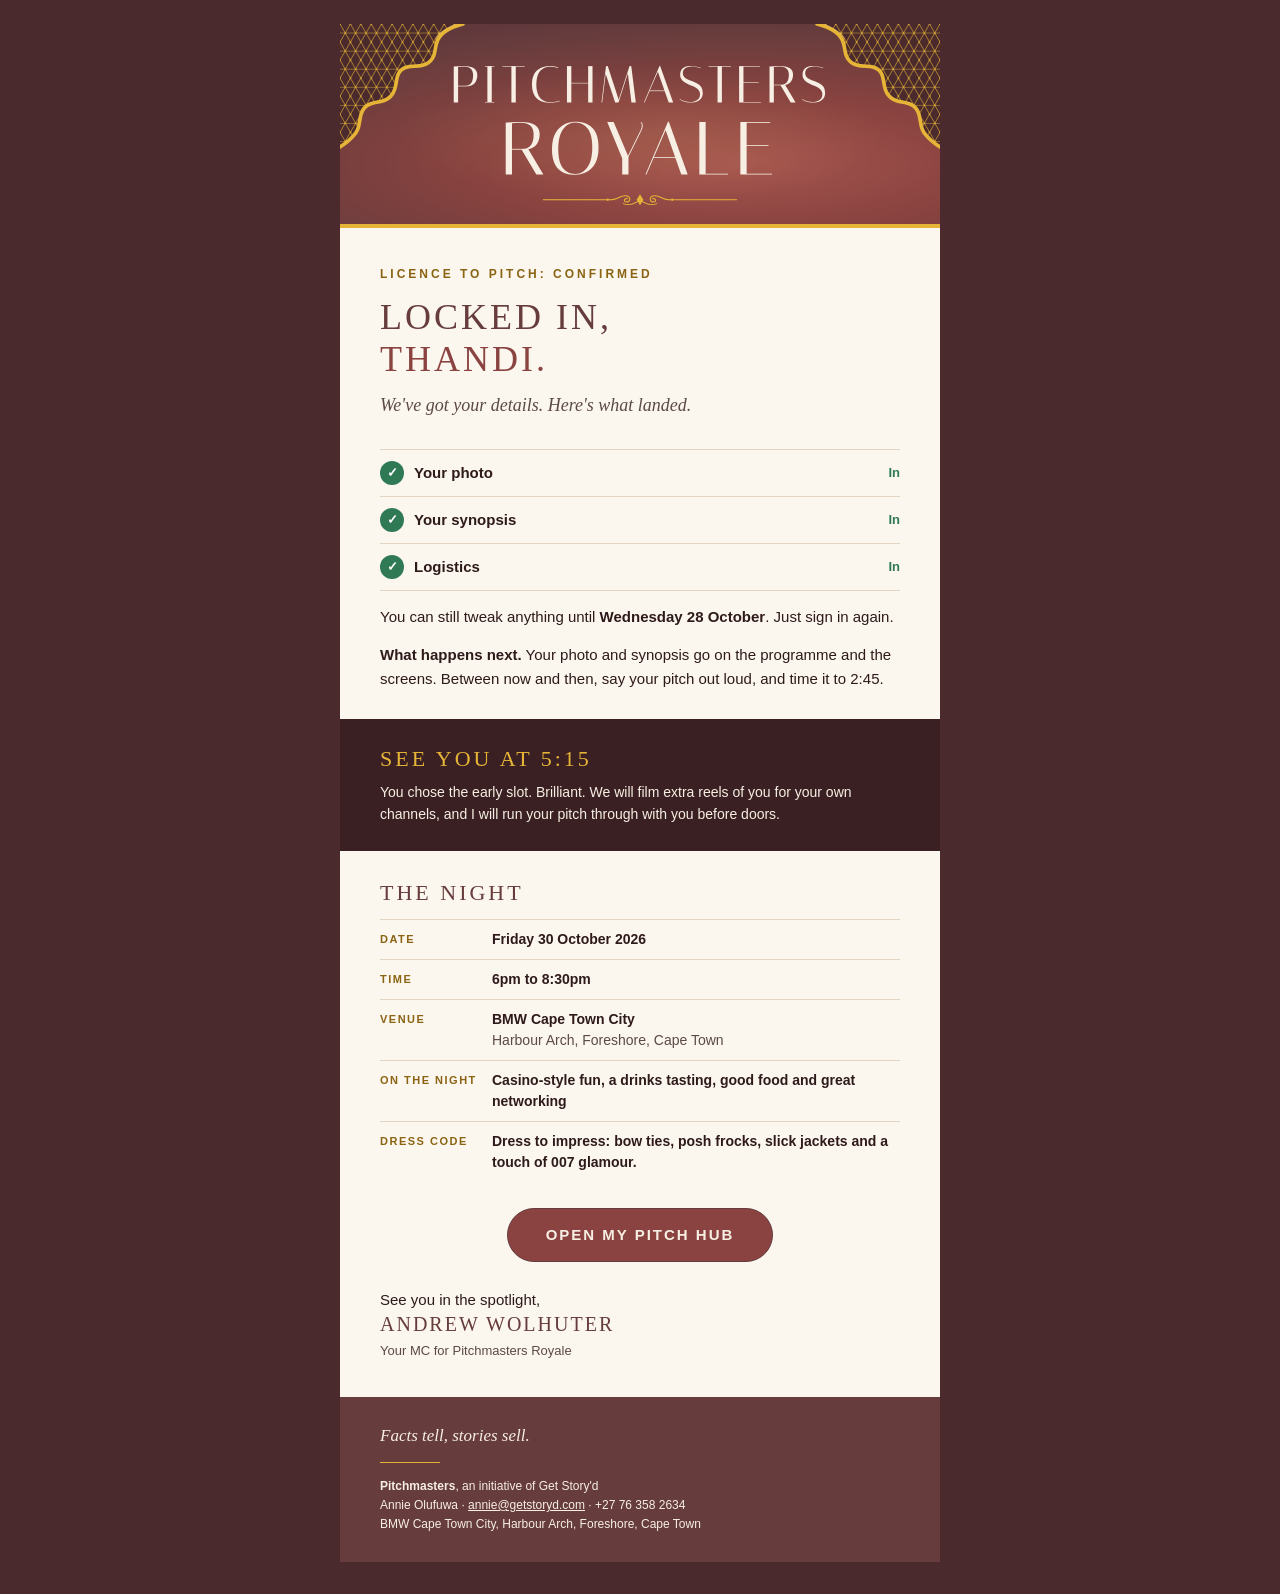
<file: emails/pitcher-confirmation.html>
<!DOCTYPE html>
<html lang="en" xmlns="http://www.w3.org/1999/xhtml" xmlns:v="urn:schemas-microsoft-com:vml" xmlns:o="urn:schemas-microsoft-com:office:office">
<head>
<meta charset="utf-8">
<meta name="viewport" content="width=device-width, initial-scale=1">
<meta http-equiv="X-UA-Compatible" content="IE=edge">
<meta name="x-apple-disable-message-reformatting">
<meta name="color-scheme" content="light">
<meta name="supported-color-schemes" content="light">
<title>Locked in, Thandi. See you on the 30th</title>
<!--[if mso]><noscript><xml><o:OfficeDocumentSettings><o:PixelsPerInch>96</o:PixelsPerInch></o:OfficeDocumentSettings></xml></noscript><style>body,table,td,a{font-family:Arial,Helvetica,sans-serif !important;}</style><![endif]-->
<style>
  :root{color-scheme:light;supported-color-schemes:light;}
  body{margin:0;padding:0;-webkit-text-size-adjust:100%;-ms-text-size-adjust:100%;}
  table{border-collapse:collapse;mso-table-lspace:0;mso-table-rspace:0;}
  img{border:0;outline:none;text-decoration:none;-ms-interpolation-mode:bicubic;}
  a[x-apple-data-detectors]{color:inherit !important;text-decoration:none !important;}
  @media screen and (max-width:620px){
    .wrap{width:100% !important;}
    .px{padding-left:22px !important;padding-right:22px !important;}
    .h1{font-size:30px !important;line-height:36px !important;letter-spacing:2px !important;}
    .btn{padding-left:22px !important;padding-right:22px !important;}
    .btn a{display:block !important;padding:16px 10px !important;letter-spacing:1px !important;}
  }
</style>
</head>
<body style="margin:0;padding:0;background-color:#4A2A2C;">
<div style="display:none;max-height:0;overflow:hidden;mso-hide:all;font-size:1px;line-height:1px;color:#4A2A2C;opacity:0;">We have everything we need. Here is what landed, and what happens next. &#847;&zwnj;&nbsp;&#847;&zwnj;&nbsp;&#847;&zwnj;&nbsp;&#847;&zwnj;&nbsp;&#847;&zwnj;&nbsp;</div>
<table role="presentation" width="100%" cellpadding="0" cellspacing="0" border="0" bgcolor="#4A2A2C" style="background-color:#4A2A2C;">
<tr><td align="center" style="padding:24px 10px 32px 10px;">
<table role="presentation" class="wrap" width="600" cellpadding="0" cellspacing="0" border="0" style="width:600px;max-width:600px;background-color:#FBF6EE;">
<tr><td bgcolor="#663C3D" align="center" style="background-color:#663C3D;padding:0;"><a href="https://pitchershub.vercel.app/?role=pitcher" style="text-decoration:none;color:#F7EFE3;"><img src="../assets/email/royale-header.png" width="600" height="200" alt="Pitchmasters Royale" style="display:block;width:100%;max-width:600px;height:auto;border:0;color:#F7EFE3;font-family:Didot,'Bodoni 72','Bodoni MT','Big Caslon',Georgia,'Times New Roman',serif;font-size:30px;letter-spacing:4px;text-align:center;background-color:#663C3D;"></a></td></tr>
<tr><td bgcolor="#E6B537" style="background-color:#E6B537;height:4px;line-height:4px;font-size:4px;">&nbsp;</td></tr>
<tr><td class="px" style="padding:38px 40px 8px 40px;"><div style="font-family:Arial,Helvetica,sans-serif;font-size:12px;line-height:16px;letter-spacing:3px;text-transform:uppercase;color:#8A6413;font-weight:bold;mso-line-height-rule:exactly;">Licence to pitch: confirmed</div><div class="h1" style="font-family:Didot,'Bodoni 72','Bodoni MT','Big Caslon',Georgia,'Times New Roman',serif;font-size:36px;line-height:42px;letter-spacing:3px;text-transform:uppercase;color:#663C3D;font-weight:normal;padding-top:14px;mso-line-height-rule:exactly;">Locked in,<br><span style="color:#8A4340;">Thandi.</span></div><div style="font-family:Didot,'Bodoni 72','Bodoni MT','Big Caslon',Georgia,'Times New Roman',serif;font-style:italic;font-size:18px;line-height:27px;color:#5C4A46;padding-top:12px;mso-line-height-rule:exactly;">We&#39;ve got your details. Here&#39;s what landed.</div></td></tr>
<tr><td class="px" style="padding:0 40px;"><table role="presentation" width="100%" cellpadding="0" cellspacing="0" border="0" style="margin-top:22px;border-bottom:1px solid #E4D5C3;"><tr><td width="34" valign="middle" style="padding:11px 0;border-top:1px solid #E4D5C3;"><div style="width:24px;height:24px;line-height:24px;border-radius:12px;background-color:#2F7A55;color:#ffffff;font-family:Arial,Helvetica,sans-serif;font-size:13px;font-weight:bold;text-align:center;">&#10003;</div></td><td valign="middle" style="font-family:Arial,Helvetica,sans-serif;font-size:15px;line-height:22px;color:#2E1A1B;font-weight:bold;padding:11px 0;border-top:1px solid #E4D5C3;">Your photo</td><td align="right" valign="middle" style="font-family:Arial,Helvetica,sans-serif;font-size:13px;line-height:20px;color:#2F7A55;font-weight:bold;padding:11px 0;border-top:1px solid #E4D5C3;">In</td></tr><tr><td width="34" valign="middle" style="padding:11px 0;border-top:1px solid #E4D5C3;"><div style="width:24px;height:24px;line-height:24px;border-radius:12px;background-color:#2F7A55;color:#ffffff;font-family:Arial,Helvetica,sans-serif;font-size:13px;font-weight:bold;text-align:center;">&#10003;</div></td><td valign="middle" style="font-family:Arial,Helvetica,sans-serif;font-size:15px;line-height:22px;color:#2E1A1B;font-weight:bold;padding:11px 0;border-top:1px solid #E4D5C3;">Your synopsis</td><td align="right" valign="middle" style="font-family:Arial,Helvetica,sans-serif;font-size:13px;line-height:20px;color:#2F7A55;font-weight:bold;padding:11px 0;border-top:1px solid #E4D5C3;">In</td></tr><tr><td width="34" valign="middle" style="padding:11px 0;border-top:1px solid #E4D5C3;"><div style="width:24px;height:24px;line-height:24px;border-radius:12px;background-color:#2F7A55;color:#ffffff;font-family:Arial,Helvetica,sans-serif;font-size:13px;font-weight:bold;text-align:center;">&#10003;</div></td><td valign="middle" style="font-family:Arial,Helvetica,sans-serif;font-size:15px;line-height:22px;color:#2E1A1B;font-weight:bold;padding:11px 0;border-top:1px solid #E4D5C3;">Logistics</td><td align="right" valign="middle" style="font-family:Arial,Helvetica,sans-serif;font-size:13px;line-height:20px;color:#2F7A55;font-weight:bold;padding:11px 0;border-top:1px solid #E4D5C3;">In</td></tr></table></td></tr>
<tr><td class="px" style="padding:0 40px;"><div style="font-family:Arial,Helvetica,sans-serif;font-size:15px;line-height:24px;color:#2E1A1B;padding-top:14px;mso-line-height-rule:exactly;">You can still tweak anything until <strong>Wednesday 28 October</strong>. Just sign in again.</div></td></tr>
<tr><td class="px" style="padding:0 40px;"><div style="font-family:Arial,Helvetica,sans-serif;font-size:15px;line-height:24px;color:#2E1A1B;padding-top:14px;mso-line-height-rule:exactly;"><strong>What happens next.</strong> Your photo and synopsis go on the programme and the screens. Between now and then, say your pitch out loud, and time it to 2:45.</div></td></tr>
<tr><td style="height:28px;line-height:28px;font-size:28px;mso-line-height-rule:exactly;">&nbsp;</td></tr>
<tr><td class="px" bgcolor="#3A2023" style="background-color:#3A2023;padding:26px 40px;"><div style="font-family:Didot,'Bodoni 72','Bodoni MT','Big Caslon',Georgia,'Times New Roman',serif;font-size:22px;line-height:28px;letter-spacing:3px;text-transform:uppercase;color:#E6B537;mso-line-height-rule:exactly;">See you at 5:15</div><div style="font-family:Arial,Helvetica,sans-serif;font-size:14px;line-height:22px;color:#F7EFE3;padding-top:8px;mso-line-height-rule:exactly;">You chose the early slot. Brilliant. We will film extra reels of you for your own channels, and I will run your pitch through with you before doors.</div></td></tr>
<tr><td class="px" style="padding:0 40px;"><div style="font-family:Didot,'Bodoni 72','Bodoni MT','Big Caslon',Georgia,'Times New Roman',serif;font-size:22px;line-height:28px;letter-spacing:3px;text-transform:uppercase;color:#663C3D;padding:28px 0 12px 0;">The night</div><table role="presentation" width="100%" cellpadding="0" cellspacing="0" border="0"><tr><td width="112" valign="top" style="font-family:Arial,Helvetica,sans-serif;font-size:11px;line-height:20px;letter-spacing:1.5px;text-transform:uppercase;color:#8A6413;font-weight:bold;padding:9px 0;border-top:1px solid #E4D5C3;">Date</td><td valign="top" style="font-family:Arial,Helvetica,sans-serif;font-size:14px;line-height:21px;color:#2E1A1B;font-weight:bold;padding:9px 0;border-top:1px solid #E4D5C3;">Friday 30 October 2026</td></tr><tr><td width="112" valign="top" style="font-family:Arial,Helvetica,sans-serif;font-size:11px;line-height:20px;letter-spacing:1.5px;text-transform:uppercase;color:#8A6413;font-weight:bold;padding:9px 0;border-top:1px solid #E4D5C3;">Time</td><td valign="top" style="font-family:Arial,Helvetica,sans-serif;font-size:14px;line-height:21px;color:#2E1A1B;font-weight:bold;padding:9px 0;border-top:1px solid #E4D5C3;">6pm to 8:30pm</td></tr><tr><td width="112" valign="top" style="font-family:Arial,Helvetica,sans-serif;font-size:11px;line-height:20px;letter-spacing:1.5px;text-transform:uppercase;color:#8A6413;font-weight:bold;padding:9px 0;border-top:1px solid #E4D5C3;">Venue</td><td valign="top" style="font-family:Arial,Helvetica,sans-serif;font-size:14px;line-height:21px;color:#2E1A1B;font-weight:bold;padding:9px 0;border-top:1px solid #E4D5C3;">BMW Cape Town City<br><span style="color:#5C4A46;font-weight:normal;">Harbour Arch, Foreshore, Cape Town</span></td></tr><tr><td width="112" valign="top" style="font-family:Arial,Helvetica,sans-serif;font-size:11px;line-height:20px;letter-spacing:1.5px;text-transform:uppercase;color:#8A6413;font-weight:bold;padding:9px 0;border-top:1px solid #E4D5C3;">On the night</td><td valign="top" style="font-family:Arial,Helvetica,sans-serif;font-size:14px;line-height:21px;color:#2E1A1B;font-weight:bold;padding:9px 0;border-top:1px solid #E4D5C3;">Casino-style fun, a drinks tasting, good food and great networking</td></tr><tr><td width="112" valign="top" style="font-family:Arial,Helvetica,sans-serif;font-size:11px;line-height:20px;letter-spacing:1.5px;text-transform:uppercase;color:#8A6413;font-weight:bold;padding:9px 0;border-top:1px solid #E4D5C3;">Dress code</td><td valign="top" style="font-family:Arial,Helvetica,sans-serif;font-size:14px;line-height:21px;color:#2E1A1B;font-weight:bold;padding:9px 0;border-top:1px solid #E4D5C3;">Dress to impress: bow ties, posh frocks, slick jackets and a touch of 007 glamour.</td></tr></table></td></tr>
<tr><td class="btn" align="center" style="padding:26px 40px 8px 40px;"><!--[if mso]><v:roundrect xmlns:v="urn:schemas-microsoft-com:vml" xmlns:w="urn:schemas-microsoft-com:office:word" href="https://pitchershub.vercel.app/?role=pitcher" style="height:52px;v-text-anchor:middle;width:320px;" arcsize="50%" fillcolor="#8A4340" stroke="f"><w:anchorlock/><center style="color:#F7EFE3;font-family:Arial,sans-serif;font-size:15px;font-weight:bold;letter-spacing:2px;">OPEN MY PITCH HUB</center></v:roundrect><![endif]--><!--[if !mso]><!-- --><a href="https://pitchershub.vercel.app/?role=pitcher" style="display:inline-block;background-color:#8A4340;color:#F7EFE3;font-family:Arial,Helvetica,sans-serif;font-size:15px;line-height:20px;font-weight:bold;letter-spacing:2px;text-decoration:none;padding:16px 38px;border-radius:30px;border:1px solid #663C3D;mso-padding-alt:0;">OPEN MY PITCH HUB</a><!--<![endif]--></td></tr>
<tr><td class="px" style="padding:0 40px;"><div style="font-family:Arial,Helvetica,sans-serif;font-size:15px;line-height:24px;color:#2E1A1B;padding:18px 0 34px 0;">See you in the spotlight,<br><span style="font-family:Didot,'Bodoni 72','Bodoni MT','Big Caslon',Georgia,'Times New Roman',serif;font-size:20px;letter-spacing:2px;color:#663C3D;text-transform:uppercase;">Andrew Wolhuter</span><br><span style="color:#5C4A46;font-size:13px;">Your MC for Pitchmasters Royale</span></div></td></tr><tr><td class="px" bgcolor="#663C3D" style="background-color:#663C3D;padding:26px 40px 28px 40px;"><div style="font-family:Didot,'Bodoni 72','Bodoni MT','Big Caslon',Georgia,'Times New Roman',serif;font-style:italic;font-size:17px;line-height:25px;color:#F7EFE3;">Facts tell, stories sell.</div><div style="height:1px;line-height:1px;font-size:1px;background-color:#E6B537;margin:14px 0;width:60px;">&nbsp;</div><div style="font-family:Arial,Helvetica,sans-serif;font-size:12px;line-height:19px;color:#F7EFE3;"><strong>Pitchmasters</strong>, an initiative of Get Story'd<br>Annie Olufuwa &middot; <a href="mailto:annie@getstoryd.com" style="color:#F7EFE3;text-decoration:underline;">annie@getstoryd.com</a> &middot; <a href="tel:+27763582634" style="color:#F7EFE3;text-decoration:none;">+27 76 358 2634</a><br>BMW Cape Town City, Harbour Arch, Foreshore, Cape Town</div></td></tr>
</table>
</td></tr>
</table>
</body>
</html>
</file>
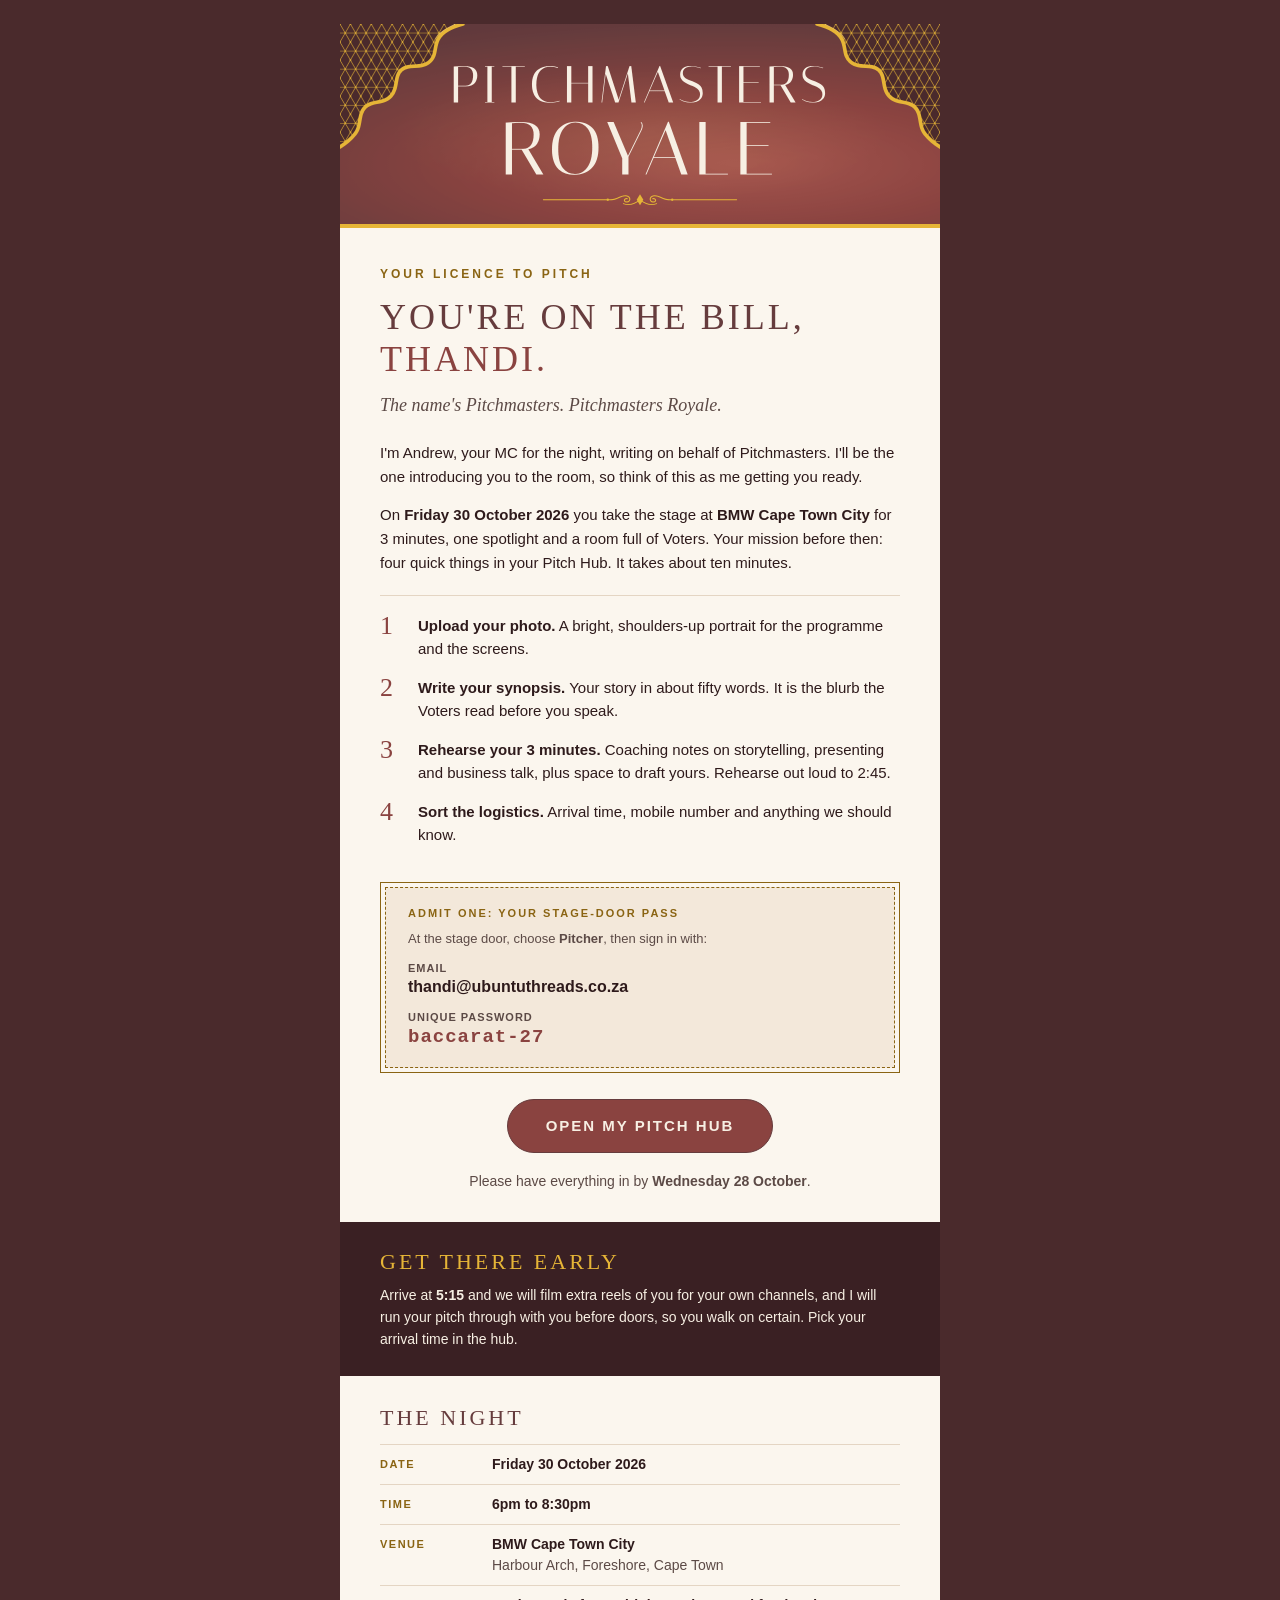
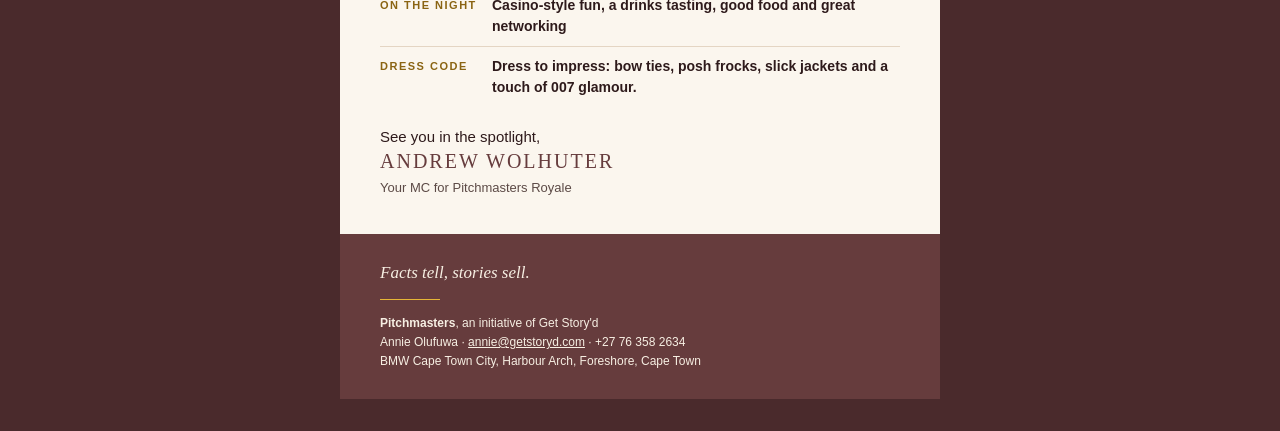
<file: emails/pitcher-invite.html>
<!DOCTYPE html>
<html lang="en" xmlns="http://www.w3.org/1999/xhtml" xmlns:v="urn:schemas-microsoft-com:vml" xmlns:o="urn:schemas-microsoft-com:office:office">
<head>
<meta charset="utf-8">
<meta name="viewport" content="width=device-width, initial-scale=1">
<meta http-equiv="X-UA-Compatible" content="IE=edge">
<meta name="x-apple-disable-message-reformatting">
<meta name="color-scheme" content="light">
<meta name="supported-color-schemes" content="light">
<title>Your licence to pitch, Thandi</title>
<!--[if mso]><noscript><xml><o:OfficeDocumentSettings><o:PixelsPerInch>96</o:PixelsPerInch></o:OfficeDocumentSettings></xml></noscript><style>body,table,td,a{font-family:Arial,Helvetica,sans-serif !important;}</style><![endif]-->
<style>
  :root{color-scheme:light;supported-color-schemes:light;}
  body{margin:0;padding:0;-webkit-text-size-adjust:100%;-ms-text-size-adjust:100%;}
  table{border-collapse:collapse;mso-table-lspace:0;mso-table-rspace:0;}
  img{border:0;outline:none;text-decoration:none;-ms-interpolation-mode:bicubic;}
  a[x-apple-data-detectors]{color:inherit !important;text-decoration:none !important;}
  @media screen and (max-width:620px){
    .wrap{width:100% !important;}
    .px{padding-left:22px !important;padding-right:22px !important;}
    .h1{font-size:30px !important;line-height:36px !important;letter-spacing:2px !important;}
    .btn{padding-left:22px !important;padding-right:22px !important;}
    .btn a{display:block !important;padding:16px 10px !important;letter-spacing:1px !important;}
  }
</style>
</head>
<body style="margin:0;padding:0;background-color:#4A2A2C;">
<div style="display:none;max-height:0;overflow:hidden;mso-hide:all;font-size:1px;line-height:1px;color:#4A2A2C;opacity:0;">You are on the bill for Pitchmasters Royale on 30 October. Four quick things before Wednesday 28 October. &#847;&zwnj;&nbsp;&#847;&zwnj;&nbsp;&#847;&zwnj;&nbsp;&#847;&zwnj;&nbsp;&#847;&zwnj;&nbsp;</div>
<table role="presentation" width="100%" cellpadding="0" cellspacing="0" border="0" bgcolor="#4A2A2C" style="background-color:#4A2A2C;">
<tr><td align="center" style="padding:24px 10px 32px 10px;">
<table role="presentation" class="wrap" width="600" cellpadding="0" cellspacing="0" border="0" style="width:600px;max-width:600px;background-color:#FBF6EE;">
<tr><td bgcolor="#663C3D" align="center" style="background-color:#663C3D;padding:0;"><a href="https://pitchershub.vercel.app/?role=pitcher" style="text-decoration:none;color:#F7EFE3;"><img src="../assets/email/royale-header.png" width="600" height="200" alt="Pitchmasters Royale" style="display:block;width:100%;max-width:600px;height:auto;border:0;color:#F7EFE3;font-family:Didot,'Bodoni 72','Bodoni MT','Big Caslon',Georgia,'Times New Roman',serif;font-size:30px;letter-spacing:4px;text-align:center;background-color:#663C3D;"></a></td></tr>
<tr><td bgcolor="#E6B537" style="background-color:#E6B537;height:4px;line-height:4px;font-size:4px;">&nbsp;</td></tr>
<tr><td class="px" style="padding:38px 40px 8px 40px;"><div style="font-family:Arial,Helvetica,sans-serif;font-size:12px;line-height:16px;letter-spacing:3px;text-transform:uppercase;color:#8A6413;font-weight:bold;mso-line-height-rule:exactly;">Your licence to pitch</div><div class="h1" style="font-family:Didot,'Bodoni 72','Bodoni MT','Big Caslon',Georgia,'Times New Roman',serif;font-size:36px;line-height:42px;letter-spacing:3px;text-transform:uppercase;color:#663C3D;font-weight:normal;padding-top:14px;mso-line-height-rule:exactly;">You&#39;re on the bill,<br><span style="color:#8A4340;">Thandi.</span></div><div style="font-family:Didot,'Bodoni 72','Bodoni MT','Big Caslon',Georgia,'Times New Roman',serif;font-style:italic;font-size:18px;line-height:27px;color:#5C4A46;padding-top:12px;mso-line-height-rule:exactly;">The name&#39;s Pitchmasters. Pitchmasters Royale.</div></td></tr>
<tr><td class="px" style="padding:0 40px;"><div style="font-family:Arial,Helvetica,sans-serif;font-size:15px;line-height:24px;color:#2E1A1B;padding-top:14px;mso-line-height-rule:exactly;">I'm Andrew, your MC for the night, writing on behalf of Pitchmasters. I'll be the one introducing you to the room, so think of this as me getting you ready.</div></td></tr><tr><td class="px" style="padding:0 40px;"><div style="font-family:Arial,Helvetica,sans-serif;font-size:15px;line-height:24px;color:#2E1A1B;padding-top:14px;mso-line-height-rule:exactly;">On <strong>Friday 30 October 2026</strong> you take the stage at <strong>BMW Cape Town City</strong> for 3 minutes, one spotlight and a room full of Voters. Your mission before then: four quick things in your Pitch Hub. It takes about ten minutes.</div></td></tr>
<tr><td class="px" style="padding:0 40px;"><table role="presentation" width="100%" cellpadding="0" cellspacing="0" border="0" style="margin-top:20px;border-top:1px solid #E4D5C3;"><tr><td style="height:16px;line-height:16px;font-size:16px;">&nbsp;</td><td></td></tr><tr><td width="38" valign="top" style="font-family:Didot,'Bodoni 72','Bodoni MT','Big Caslon',Georgia,'Times New Roman',serif;font-size:26px;line-height:28px;color:#8A4340;padding:0 0 14px 0;mso-line-height-rule:exactly;">1</td><td valign="top" style="font-family:Arial,Helvetica,sans-serif;font-size:15px;line-height:23px;color:#2E1A1B;padding:2px 0 14px 0;mso-line-height-rule:exactly;"><strong>Upload your photo.</strong> A bright, shoulders-up portrait for the programme and the screens.</td></tr><tr><td width="38" valign="top" style="font-family:Didot,'Bodoni 72','Bodoni MT','Big Caslon',Georgia,'Times New Roman',serif;font-size:26px;line-height:28px;color:#8A4340;padding:0 0 14px 0;mso-line-height-rule:exactly;">2</td><td valign="top" style="font-family:Arial,Helvetica,sans-serif;font-size:15px;line-height:23px;color:#2E1A1B;padding:2px 0 14px 0;mso-line-height-rule:exactly;"><strong>Write your synopsis.</strong> Your story in about fifty words. It is the blurb the Voters read before you speak.</td></tr><tr><td width="38" valign="top" style="font-family:Didot,'Bodoni 72','Bodoni MT','Big Caslon',Georgia,'Times New Roman',serif;font-size:26px;line-height:28px;color:#8A4340;padding:0 0 14px 0;mso-line-height-rule:exactly;">3</td><td valign="top" style="font-family:Arial,Helvetica,sans-serif;font-size:15px;line-height:23px;color:#2E1A1B;padding:2px 0 14px 0;mso-line-height-rule:exactly;"><strong>Rehearse your 3 minutes.</strong> Coaching notes on storytelling, presenting and business talk, plus space to draft yours. Rehearse out loud to 2:45.</td></tr><tr><td width="38" valign="top" style="font-family:Didot,'Bodoni 72','Bodoni MT','Big Caslon',Georgia,'Times New Roman',serif;font-size:26px;line-height:28px;color:#8A4340;padding:0 0 14px 0;mso-line-height-rule:exactly;">4</td><td valign="top" style="font-family:Arial,Helvetica,sans-serif;font-size:15px;line-height:23px;color:#2E1A1B;padding:2px 0 14px 0;mso-line-height-rule:exactly;"><strong>Sort the logistics.</strong> Arrival time, mobile number and anything we should know.</td></tr></table></td></tr>
<tr><td class="px" style="padding:0 40px;"><table role="presentation" width="100%" cellpadding="0" cellspacing="0" border="0" style="margin-top:22px;border:1px solid #8A6413;"><tr><td style="padding:4px;"><table role="presentation" width="100%" cellpadding="0" cellspacing="0" border="0" bgcolor="#F3E8DA" style="background-color:#F3E8DA;border:1px dashed #8A6413;"><tr><td style="padding:18px 22px;"><div style="font-family:Arial,Helvetica,sans-serif;font-size:11px;line-height:15px;letter-spacing:2px;text-transform:uppercase;color:#8A6413;font-weight:bold;">Admit one: your stage-door pass</div><div style="font-family:Arial,Helvetica,sans-serif;font-size:13px;line-height:20px;color:#5C4A46;padding-top:8px;">At the stage door, choose <strong>Pitcher</strong>, then sign in with:</div><div style="font-family:Arial,Helvetica,sans-serif;font-size:11px;line-height:15px;letter-spacing:1px;text-transform:uppercase;color:#5C4A46;font-weight:bold;padding-top:12px;">Email</div><div style="font-family:Arial,Helvetica,sans-serif;font-size:16px;line-height:22px;color:#2E1A1B;font-weight:bold;word-break:break-all;">thandi@ubuntuthreads.co.za</div><div style="font-family:Arial,Helvetica,sans-serif;font-size:11px;line-height:15px;letter-spacing:1px;text-transform:uppercase;color:#5C4A46;font-weight:bold;padding-top:12px;">Unique password</div><div style="font-family:'Courier New',Courier,monospace;font-size:19px;line-height:24px;color:#8A4340;font-weight:bold;letter-spacing:1px;">baccarat-27</div></td></tr></table></td></tr></table></td></tr>
<tr><td class="btn" align="center" style="padding:26px 40px 8px 40px;"><!--[if mso]><v:roundrect xmlns:v="urn:schemas-microsoft-com:vml" xmlns:w="urn:schemas-microsoft-com:office:word" href="https://pitchershub.vercel.app/?role=pitcher" style="height:52px;v-text-anchor:middle;width:320px;" arcsize="50%" fillcolor="#8A4340" stroke="f"><w:anchorlock/><center style="color:#F7EFE3;font-family:Arial,sans-serif;font-size:15px;font-weight:bold;letter-spacing:2px;">OPEN MY PITCH HUB</center></v:roundrect><![endif]--><!--[if !mso]><!-- --><a href="https://pitchershub.vercel.app/?role=pitcher" style="display:inline-block;background-color:#8A4340;color:#F7EFE3;font-family:Arial,Helvetica,sans-serif;font-size:15px;line-height:20px;font-weight:bold;letter-spacing:2px;text-decoration:none;padding:16px 38px;border-radius:30px;border:1px solid #663C3D;mso-padding-alt:0;">OPEN MY PITCH HUB</a><!--<![endif]--></td></tr>
<tr><td class="px" align="center" style="padding:10px 40px 30px 40px;font-family:Arial,Helvetica,sans-serif;font-size:14px;line-height:21px;color:#5C4A46;mso-line-height-rule:exactly;">Please have everything in by <strong>Wednesday 28 October</strong>.</td></tr>
<tr><td class="px" bgcolor="#3A2023" style="background-color:#3A2023;padding:26px 40px;"><div style="font-family:Didot,'Bodoni 72','Bodoni MT','Big Caslon',Georgia,'Times New Roman',serif;font-size:22px;line-height:28px;letter-spacing:3px;text-transform:uppercase;color:#E6B537;mso-line-height-rule:exactly;">Get there early</div><div style="font-family:Arial,Helvetica,sans-serif;font-size:14px;line-height:22px;color:#F7EFE3;padding-top:8px;mso-line-height-rule:exactly;">Arrive at <strong>5:15</strong> and we will film extra reels of you for your own channels, and I will run your pitch through with you before doors, so you walk on certain. Pick your arrival time in the hub.</div></td></tr>
<tr><td class="px" style="padding:0 40px;"><div style="font-family:Didot,'Bodoni 72','Bodoni MT','Big Caslon',Georgia,'Times New Roman',serif;font-size:22px;line-height:28px;letter-spacing:3px;text-transform:uppercase;color:#663C3D;padding:28px 0 12px 0;">The night</div><table role="presentation" width="100%" cellpadding="0" cellspacing="0" border="0"><tr><td width="112" valign="top" style="font-family:Arial,Helvetica,sans-serif;font-size:11px;line-height:20px;letter-spacing:1.5px;text-transform:uppercase;color:#8A6413;font-weight:bold;padding:9px 0;border-top:1px solid #E4D5C3;">Date</td><td valign="top" style="font-family:Arial,Helvetica,sans-serif;font-size:14px;line-height:21px;color:#2E1A1B;font-weight:bold;padding:9px 0;border-top:1px solid #E4D5C3;">Friday 30 October 2026</td></tr><tr><td width="112" valign="top" style="font-family:Arial,Helvetica,sans-serif;font-size:11px;line-height:20px;letter-spacing:1.5px;text-transform:uppercase;color:#8A6413;font-weight:bold;padding:9px 0;border-top:1px solid #E4D5C3;">Time</td><td valign="top" style="font-family:Arial,Helvetica,sans-serif;font-size:14px;line-height:21px;color:#2E1A1B;font-weight:bold;padding:9px 0;border-top:1px solid #E4D5C3;">6pm to 8:30pm</td></tr><tr><td width="112" valign="top" style="font-family:Arial,Helvetica,sans-serif;font-size:11px;line-height:20px;letter-spacing:1.5px;text-transform:uppercase;color:#8A6413;font-weight:bold;padding:9px 0;border-top:1px solid #E4D5C3;">Venue</td><td valign="top" style="font-family:Arial,Helvetica,sans-serif;font-size:14px;line-height:21px;color:#2E1A1B;font-weight:bold;padding:9px 0;border-top:1px solid #E4D5C3;">BMW Cape Town City<br><span style="color:#5C4A46;font-weight:normal;">Harbour Arch, Foreshore, Cape Town</span></td></tr><tr><td width="112" valign="top" style="font-family:Arial,Helvetica,sans-serif;font-size:11px;line-height:20px;letter-spacing:1.5px;text-transform:uppercase;color:#8A6413;font-weight:bold;padding:9px 0;border-top:1px solid #E4D5C3;">On the night</td><td valign="top" style="font-family:Arial,Helvetica,sans-serif;font-size:14px;line-height:21px;color:#2E1A1B;font-weight:bold;padding:9px 0;border-top:1px solid #E4D5C3;">Casino-style fun, a drinks tasting, good food and great networking</td></tr><tr><td width="112" valign="top" style="font-family:Arial,Helvetica,sans-serif;font-size:11px;line-height:20px;letter-spacing:1.5px;text-transform:uppercase;color:#8A6413;font-weight:bold;padding:9px 0;border-top:1px solid #E4D5C3;">Dress code</td><td valign="top" style="font-family:Arial,Helvetica,sans-serif;font-size:14px;line-height:21px;color:#2E1A1B;font-weight:bold;padding:9px 0;border-top:1px solid #E4D5C3;">Dress to impress: bow ties, posh frocks, slick jackets and a touch of 007 glamour.</td></tr></table></td></tr>
<tr><td class="px" style="padding:0 40px;"><div style="font-family:Arial,Helvetica,sans-serif;font-size:15px;line-height:24px;color:#2E1A1B;padding:18px 0 34px 0;">See you in the spotlight,<br><span style="font-family:Didot,'Bodoni 72','Bodoni MT','Big Caslon',Georgia,'Times New Roman',serif;font-size:20px;letter-spacing:2px;color:#663C3D;text-transform:uppercase;">Andrew Wolhuter</span><br><span style="color:#5C4A46;font-size:13px;">Your MC for Pitchmasters Royale</span></div></td></tr><tr><td class="px" bgcolor="#663C3D" style="background-color:#663C3D;padding:26px 40px 28px 40px;"><div style="font-family:Didot,'Bodoni 72','Bodoni MT','Big Caslon',Georgia,'Times New Roman',serif;font-style:italic;font-size:17px;line-height:25px;color:#F7EFE3;">Facts tell, stories sell.</div><div style="height:1px;line-height:1px;font-size:1px;background-color:#E6B537;margin:14px 0;width:60px;">&nbsp;</div><div style="font-family:Arial,Helvetica,sans-serif;font-size:12px;line-height:19px;color:#F7EFE3;"><strong>Pitchmasters</strong>, an initiative of Get Story'd<br>Annie Olufuwa &middot; <a href="mailto:annie@getstoryd.com" style="color:#F7EFE3;text-decoration:underline;">annie@getstoryd.com</a> &middot; <a href="tel:+27763582634" style="color:#F7EFE3;text-decoration:none;">+27 76 358 2634</a><br>BMW Cape Town City, Harbour Arch, Foreshore, Cape Town</div></td></tr>
</table>
</td></tr>
</table>
</body>
</html>
</file>
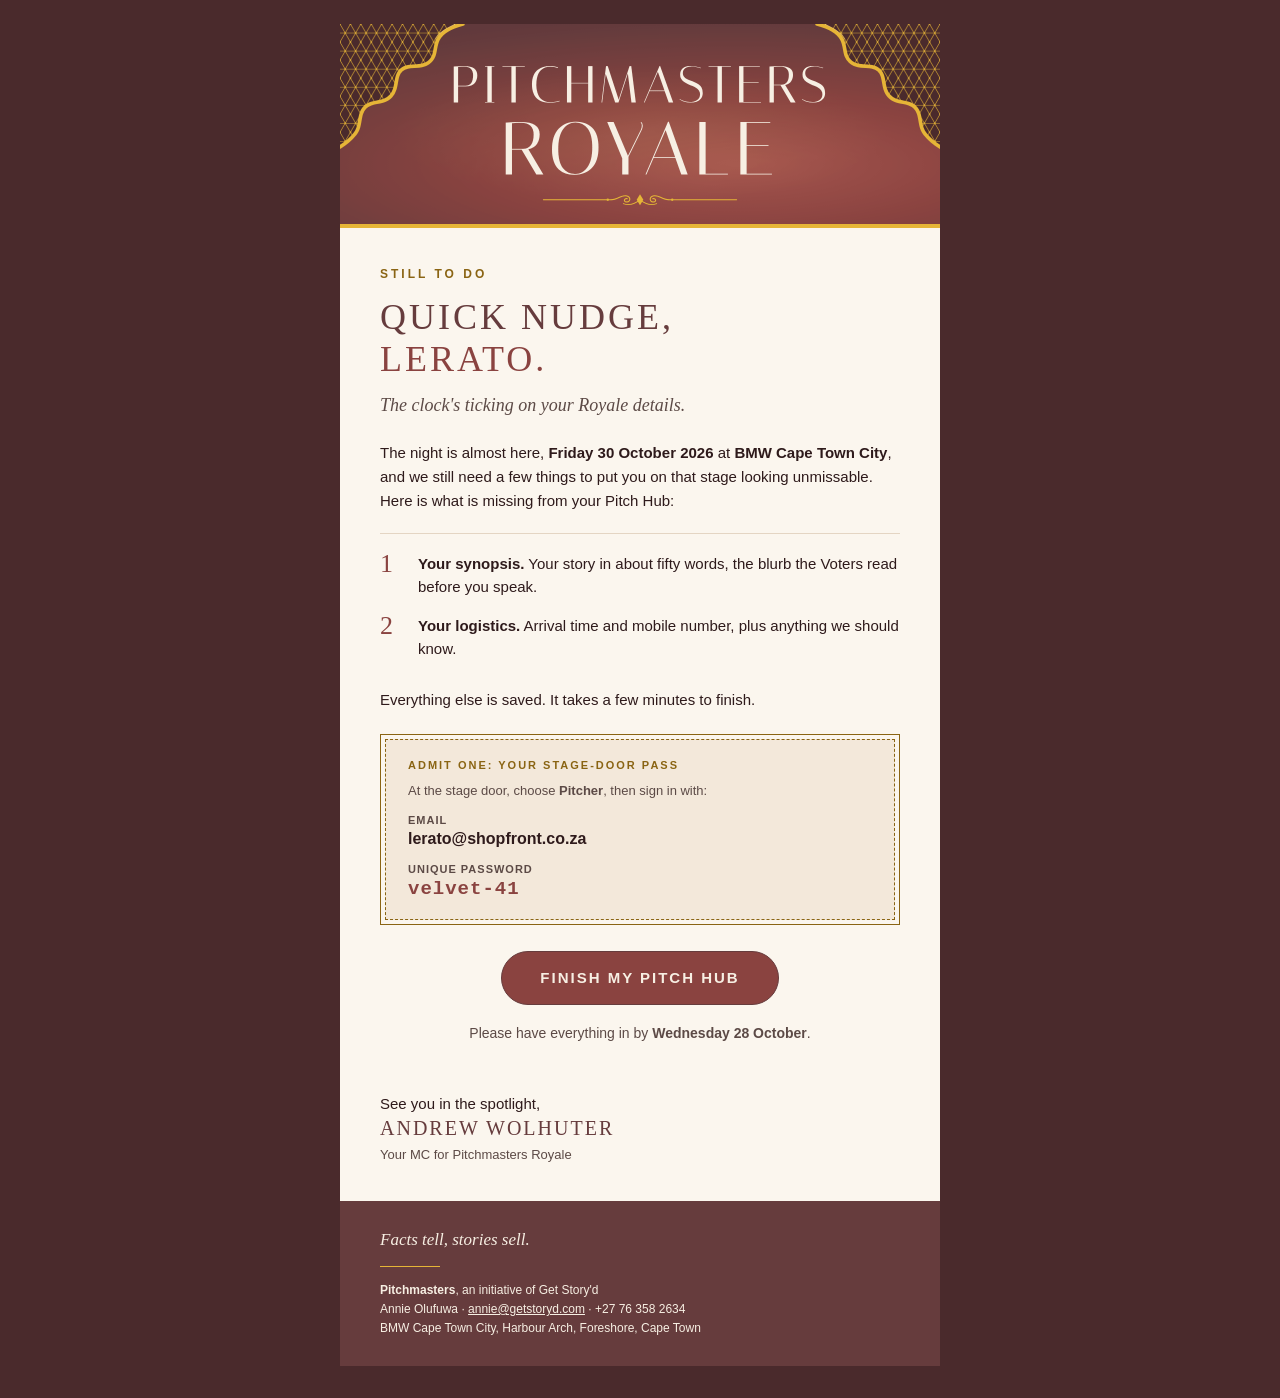
<file: emails/pitcher-reminder.html>
<!DOCTYPE html>
<html lang="en" xmlns="http://www.w3.org/1999/xhtml" xmlns:v="urn:schemas-microsoft-com:vml" xmlns:o="urn:schemas-microsoft-com:office:office">
<head>
<meta charset="utf-8">
<meta name="viewport" content="width=device-width, initial-scale=1">
<meta http-equiv="X-UA-Compatible" content="IE=edge">
<meta name="x-apple-disable-message-reformatting">
<meta name="color-scheme" content="light">
<meta name="supported-color-schemes" content="light">
<title>Quick nudge, Lerato: your Royale details</title>
<!--[if mso]><noscript><xml><o:OfficeDocumentSettings><o:PixelsPerInch>96</o:PixelsPerInch></o:OfficeDocumentSettings></xml></noscript><style>body,table,td,a{font-family:Arial,Helvetica,sans-serif !important;}</style><![endif]-->
<style>
  :root{color-scheme:light;supported-color-schemes:light;}
  body{margin:0;padding:0;-webkit-text-size-adjust:100%;-ms-text-size-adjust:100%;}
  table{border-collapse:collapse;mso-table-lspace:0;mso-table-rspace:0;}
  img{border:0;outline:none;text-decoration:none;-ms-interpolation-mode:bicubic;}
  a[x-apple-data-detectors]{color:inherit !important;text-decoration:none !important;}
  @media screen and (max-width:620px){
    .wrap{width:100% !important;}
    .px{padding-left:22px !important;padding-right:22px !important;}
    .h1{font-size:30px !important;line-height:36px !important;letter-spacing:2px !important;}
    .btn{padding-left:22px !important;padding-right:22px !important;}
    .btn a{display:block !important;padding:16px 10px !important;letter-spacing:1px !important;}
  }
</style>
</head>
<body style="margin:0;padding:0;background-color:#4A2A2C;">
<div style="display:none;max-height:0;overflow:hidden;mso-hide:all;font-size:1px;line-height:1px;color:#4A2A2C;opacity:0;">A few things are still missing from your Pitch Hub. Everything is due by Wednesday 28 October. &#847;&zwnj;&nbsp;&#847;&zwnj;&nbsp;&#847;&zwnj;&nbsp;&#847;&zwnj;&nbsp;&#847;&zwnj;&nbsp;</div>
<table role="presentation" width="100%" cellpadding="0" cellspacing="0" border="0" bgcolor="#4A2A2C" style="background-color:#4A2A2C;">
<tr><td align="center" style="padding:24px 10px 32px 10px;">
<table role="presentation" class="wrap" width="600" cellpadding="0" cellspacing="0" border="0" style="width:600px;max-width:600px;background-color:#FBF6EE;">
<tr><td bgcolor="#663C3D" align="center" style="background-color:#663C3D;padding:0;"><a href="https://pitchershub.vercel.app/?role=pitcher" style="text-decoration:none;color:#F7EFE3;"><img src="../assets/email/royale-header.png" width="600" height="200" alt="Pitchmasters Royale" style="display:block;width:100%;max-width:600px;height:auto;border:0;color:#F7EFE3;font-family:Didot,'Bodoni 72','Bodoni MT','Big Caslon',Georgia,'Times New Roman',serif;font-size:30px;letter-spacing:4px;text-align:center;background-color:#663C3D;"></a></td></tr>
<tr><td bgcolor="#E6B537" style="background-color:#E6B537;height:4px;line-height:4px;font-size:4px;">&nbsp;</td></tr>
<tr><td class="px" style="padding:38px 40px 8px 40px;"><div style="font-family:Arial,Helvetica,sans-serif;font-size:12px;line-height:16px;letter-spacing:3px;text-transform:uppercase;color:#8A6413;font-weight:bold;mso-line-height-rule:exactly;">Still to do</div><div class="h1" style="font-family:Didot,'Bodoni 72','Bodoni MT','Big Caslon',Georgia,'Times New Roman',serif;font-size:36px;line-height:42px;letter-spacing:3px;text-transform:uppercase;color:#663C3D;font-weight:normal;padding-top:14px;mso-line-height-rule:exactly;">Quick nudge,<br><span style="color:#8A4340;">Lerato.</span></div><div style="font-family:Didot,'Bodoni 72','Bodoni MT','Big Caslon',Georgia,'Times New Roman',serif;font-style:italic;font-size:18px;line-height:27px;color:#5C4A46;padding-top:12px;mso-line-height-rule:exactly;">The clock&#39;s ticking on your Royale details.</div></td></tr>
<tr><td class="px" style="padding:0 40px;"><div style="font-family:Arial,Helvetica,sans-serif;font-size:15px;line-height:24px;color:#2E1A1B;padding-top:14px;mso-line-height-rule:exactly;">The night is almost here, <strong>Friday 30 October 2026</strong> at <strong>BMW Cape Town City</strong>, and we still need a few things to put you on that stage looking unmissable. Here is what is missing from your Pitch Hub:</div></td></tr>
<tr><td class="px" style="padding:0 40px;"><table role="presentation" width="100%" cellpadding="0" cellspacing="0" border="0" style="margin-top:20px;border-top:1px solid #E4D5C3;"><tr><td style="height:16px;line-height:16px;font-size:16px;">&nbsp;</td><td></td></tr><tr><td width="38" valign="top" style="font-family:Didot,'Bodoni 72','Bodoni MT','Big Caslon',Georgia,'Times New Roman',serif;font-size:26px;line-height:28px;color:#8A4340;padding:0 0 14px 0;mso-line-height-rule:exactly;">1</td><td valign="top" style="font-family:Arial,Helvetica,sans-serif;font-size:15px;line-height:23px;color:#2E1A1B;padding:2px 0 14px 0;mso-line-height-rule:exactly;"><strong>Your synopsis.</strong> Your story in about fifty words, the blurb the Voters read before you speak.</td></tr><tr><td width="38" valign="top" style="font-family:Didot,'Bodoni 72','Bodoni MT','Big Caslon',Georgia,'Times New Roman',serif;font-size:26px;line-height:28px;color:#8A4340;padding:0 0 14px 0;mso-line-height-rule:exactly;">2</td><td valign="top" style="font-family:Arial,Helvetica,sans-serif;font-size:15px;line-height:23px;color:#2E1A1B;padding:2px 0 14px 0;mso-line-height-rule:exactly;"><strong>Your logistics.</strong> Arrival time and mobile number, plus anything we should know.</td></tr></table></td></tr>
<tr><td class="px" style="padding:0 40px;"><div style="font-family:Arial,Helvetica,sans-serif;font-size:15px;line-height:24px;color:#2E1A1B;padding-top:14px;mso-line-height-rule:exactly;">Everything else is saved. It takes a few minutes to finish.</div></td></tr>
<tr><td class="px" style="padding:0 40px;"><table role="presentation" width="100%" cellpadding="0" cellspacing="0" border="0" style="margin-top:22px;border:1px solid #8A6413;"><tr><td style="padding:4px;"><table role="presentation" width="100%" cellpadding="0" cellspacing="0" border="0" bgcolor="#F3E8DA" style="background-color:#F3E8DA;border:1px dashed #8A6413;"><tr><td style="padding:18px 22px;"><div style="font-family:Arial,Helvetica,sans-serif;font-size:11px;line-height:15px;letter-spacing:2px;text-transform:uppercase;color:#8A6413;font-weight:bold;">Admit one: your stage-door pass</div><div style="font-family:Arial,Helvetica,sans-serif;font-size:13px;line-height:20px;color:#5C4A46;padding-top:8px;">At the stage door, choose <strong>Pitcher</strong>, then sign in with:</div><div style="font-family:Arial,Helvetica,sans-serif;font-size:11px;line-height:15px;letter-spacing:1px;text-transform:uppercase;color:#5C4A46;font-weight:bold;padding-top:12px;">Email</div><div style="font-family:Arial,Helvetica,sans-serif;font-size:16px;line-height:22px;color:#2E1A1B;font-weight:bold;word-break:break-all;">lerato@shopfront.co.za</div><div style="font-family:Arial,Helvetica,sans-serif;font-size:11px;line-height:15px;letter-spacing:1px;text-transform:uppercase;color:#5C4A46;font-weight:bold;padding-top:12px;">Unique password</div><div style="font-family:'Courier New',Courier,monospace;font-size:19px;line-height:24px;color:#8A4340;font-weight:bold;letter-spacing:1px;">velvet-41</div></td></tr></table></td></tr></table></td></tr>
<tr><td class="btn" align="center" style="padding:26px 40px 8px 40px;"><!--[if mso]><v:roundrect xmlns:v="urn:schemas-microsoft-com:vml" xmlns:w="urn:schemas-microsoft-com:office:word" href="https://pitchershub.vercel.app/?role=pitcher" style="height:52px;v-text-anchor:middle;width:320px;" arcsize="50%" fillcolor="#8A4340" stroke="f"><w:anchorlock/><center style="color:#F7EFE3;font-family:Arial,sans-serif;font-size:15px;font-weight:bold;letter-spacing:2px;">FINISH MY PITCH HUB</center></v:roundrect><![endif]--><!--[if !mso]><!-- --><a href="https://pitchershub.vercel.app/?role=pitcher" style="display:inline-block;background-color:#8A4340;color:#F7EFE3;font-family:Arial,Helvetica,sans-serif;font-size:15px;line-height:20px;font-weight:bold;letter-spacing:2px;text-decoration:none;padding:16px 38px;border-radius:30px;border:1px solid #663C3D;mso-padding-alt:0;">FINISH MY PITCH HUB</a><!--<![endif]--></td></tr>
<tr><td class="px" align="center" style="padding:10px 40px 30px 40px;font-family:Arial,Helvetica,sans-serif;font-size:14px;line-height:21px;color:#5C4A46;mso-line-height-rule:exactly;">Please have everything in by <strong>Wednesday 28 October</strong>.</td></tr>
<tr><td class="px" style="padding:0 40px;"><div style="font-family:Arial,Helvetica,sans-serif;font-size:15px;line-height:24px;color:#2E1A1B;padding:18px 0 34px 0;">See you in the spotlight,<br><span style="font-family:Didot,'Bodoni 72','Bodoni MT','Big Caslon',Georgia,'Times New Roman',serif;font-size:20px;letter-spacing:2px;color:#663C3D;text-transform:uppercase;">Andrew Wolhuter</span><br><span style="color:#5C4A46;font-size:13px;">Your MC for Pitchmasters Royale</span></div></td></tr><tr><td class="px" bgcolor="#663C3D" style="background-color:#663C3D;padding:26px 40px 28px 40px;"><div style="font-family:Didot,'Bodoni 72','Bodoni MT','Big Caslon',Georgia,'Times New Roman',serif;font-style:italic;font-size:17px;line-height:25px;color:#F7EFE3;">Facts tell, stories sell.</div><div style="height:1px;line-height:1px;font-size:1px;background-color:#E6B537;margin:14px 0;width:60px;">&nbsp;</div><div style="font-family:Arial,Helvetica,sans-serif;font-size:12px;line-height:19px;color:#F7EFE3;"><strong>Pitchmasters</strong>, an initiative of Get Story'd<br>Annie Olufuwa &middot; <a href="mailto:annie@getstoryd.com" style="color:#F7EFE3;text-decoration:underline;">annie@getstoryd.com</a> &middot; <a href="tel:+27763582634" style="color:#F7EFE3;text-decoration:none;">+27 76 358 2634</a><br>BMW Cape Town City, Harbour Arch, Foreshore, Cape Town</div></td></tr>
</table>
</td></tr>
</table>
</body>
</html>
</file>
<file: assets/royale/tokens.css>
/* ============================================================
   PITCHMASTERS ROYALE · shared tokens (hub + admin console)
   Sampled from the October 2026 Canva posts. Values marked
   "derived" are not in the posts; they exist for UI legibility.
   Contrast (WCAG): cream on red 6.2:1 · cream on wine 8.1:1 ·
   gold on wine 4.8:1 (large text/ornament) · ink on paper 14:1
   ============================================================ */
:root{
  /* grounds */
  --pm-wine:#663C3D;        /* sampled: top of the poster gradient */
  --pm-red:#8A4340;         /* sampled: the Royale red, core brand red */
  --pm-rose:#A5554E;        /* derived: warm glow end of the gradient */
  --pm-night:#3A2023;       /* derived: deepest wine for dark panels */
  --pm-night-2:#2A1618;     /* derived: overlays, scrims */
  /* gold */
  --pm-gold:#E6B537;        /* sampled: lattice + flourish */
  --pm-gold-soft:#F2D27A;   /* derived: highlights on gold */
  --pm-gold-ink:#8A6413;    /* derived: gold text on paper (4.7:1) */
  /* paper + ink */
  --pm-cream:#F7EFE3;       /* text on red/wine */
  --pm-paper:#FBF6EE;       /* form sheets */
  --pm-paper-2:#F3E8DA;     /* sunken fields, rows */
  --pm-line:#E4D5C3;        /* hairlines on paper */
  --pm-ink:#2E1A1B;         /* body text on paper */
  --pm-ink-2:#5C4A46;       /* secondary text on paper (7.7:1) */
  --pm-ink-3:#8C7A73;       /* placeholders, meta (large/aux only) */
  /* states */
  --pm-ok:#2F7A55; --pm-ok-bg:#E5F1EA; --pm-ok-line:#C7E2D3;
  --pm-err:#B3261E; --pm-err-bg:#FBE9E7; --pm-err-line:#F2C4BE;

  --pm-gradient:radial-gradient(120% 80% at 70% 62%, var(--pm-rose) 0%, var(--pm-red) 38%, var(--pm-wine) 78%, #57323A 100%);

  --pm-display:'Italiana','Didot','Bodoni 72',Georgia,serif;   /* stand-in for Canva "Alta" */
  --pm-text:'Montserrat',system-ui,-apple-system,'Segoe UI',sans-serif;

  --pm-r-sm:6px; --pm-r-md:10px; --pm-r-lg:14px;
  --pm-shadow:0 18px 48px rgba(42,22,24,.35);
}
</file>
